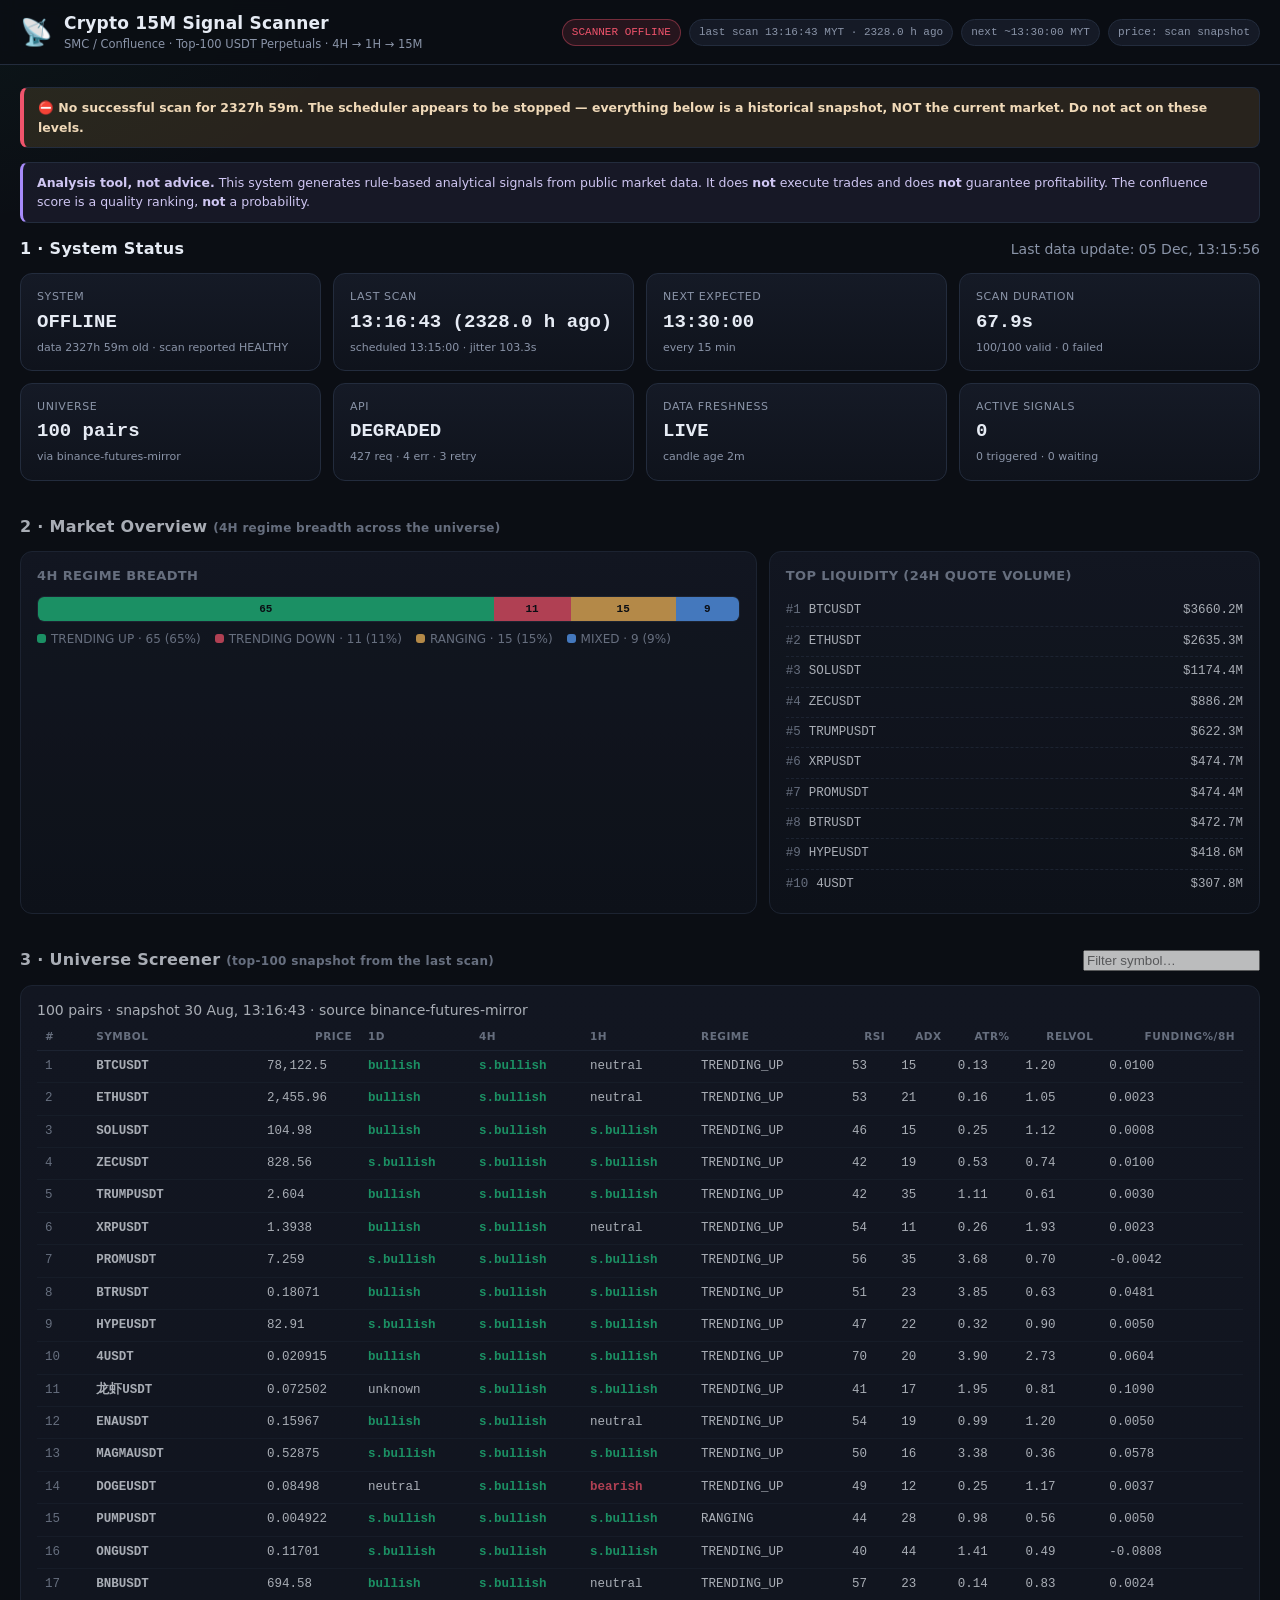
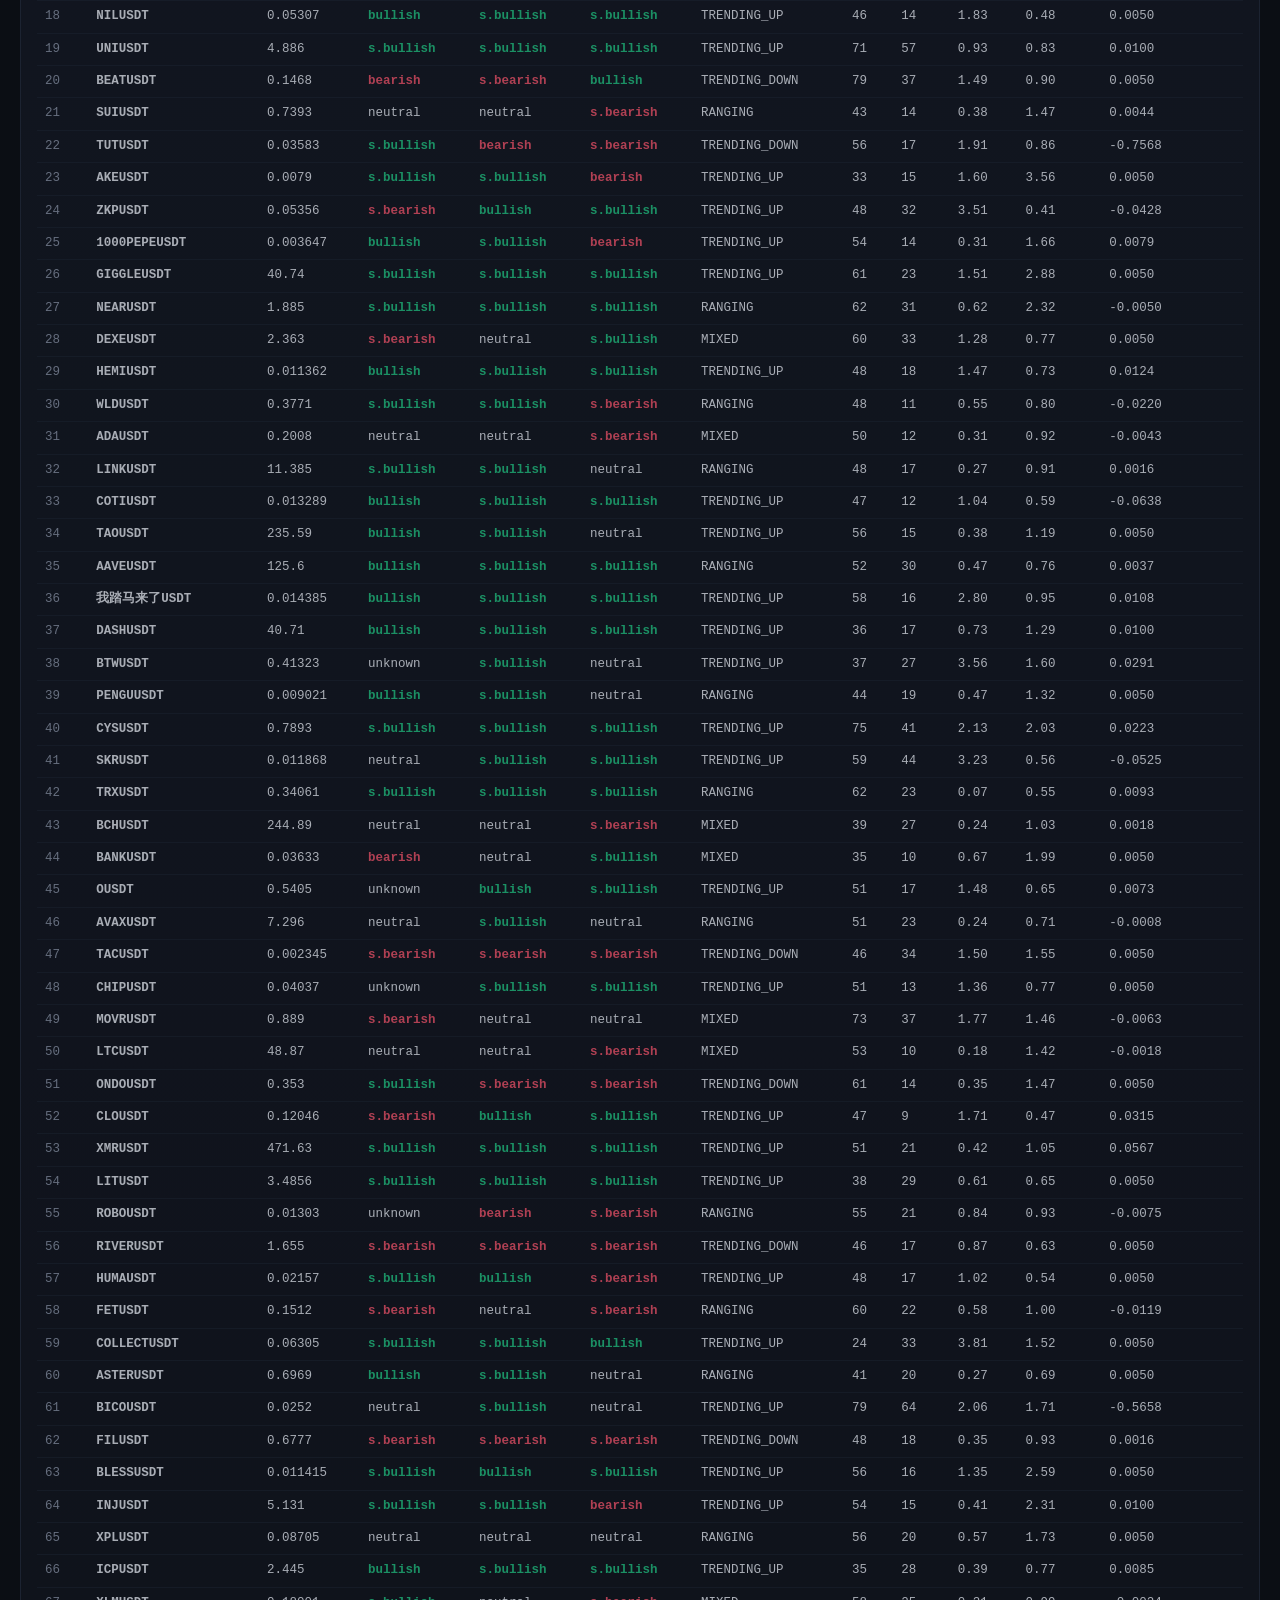
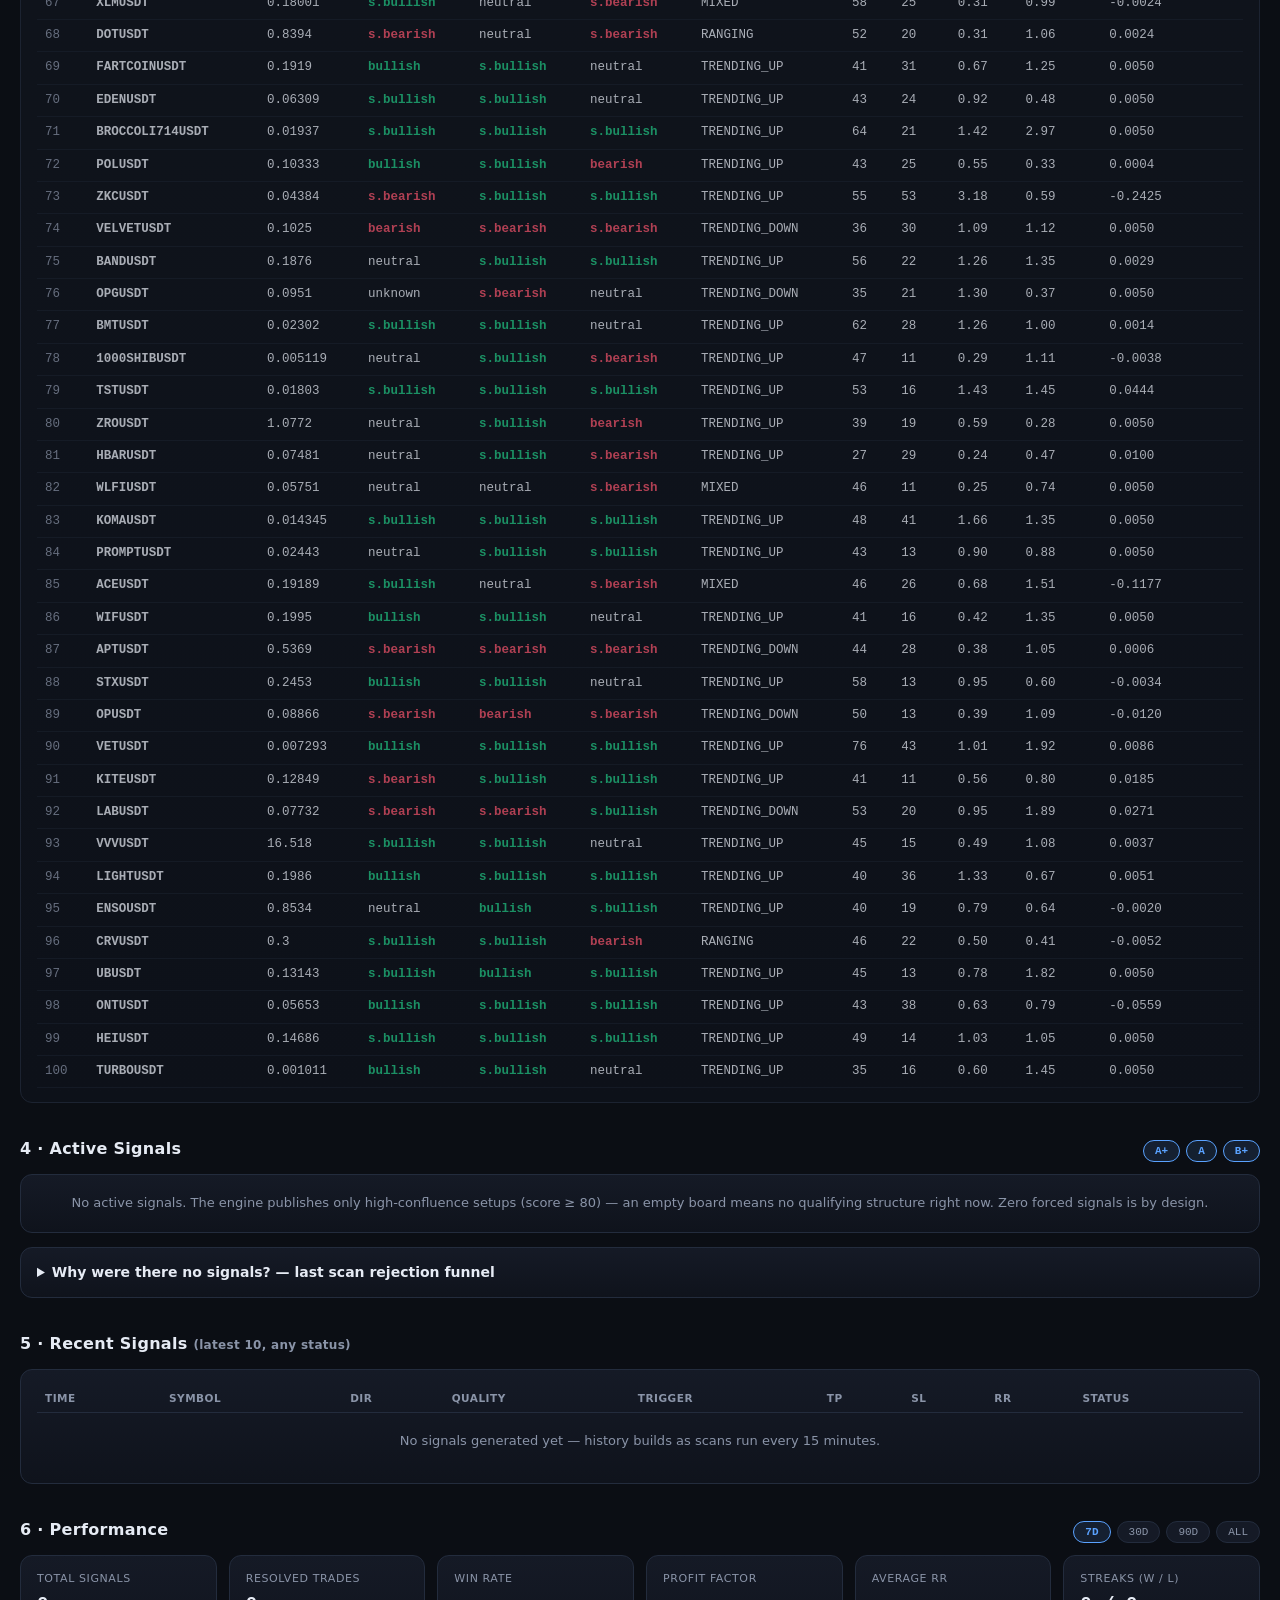
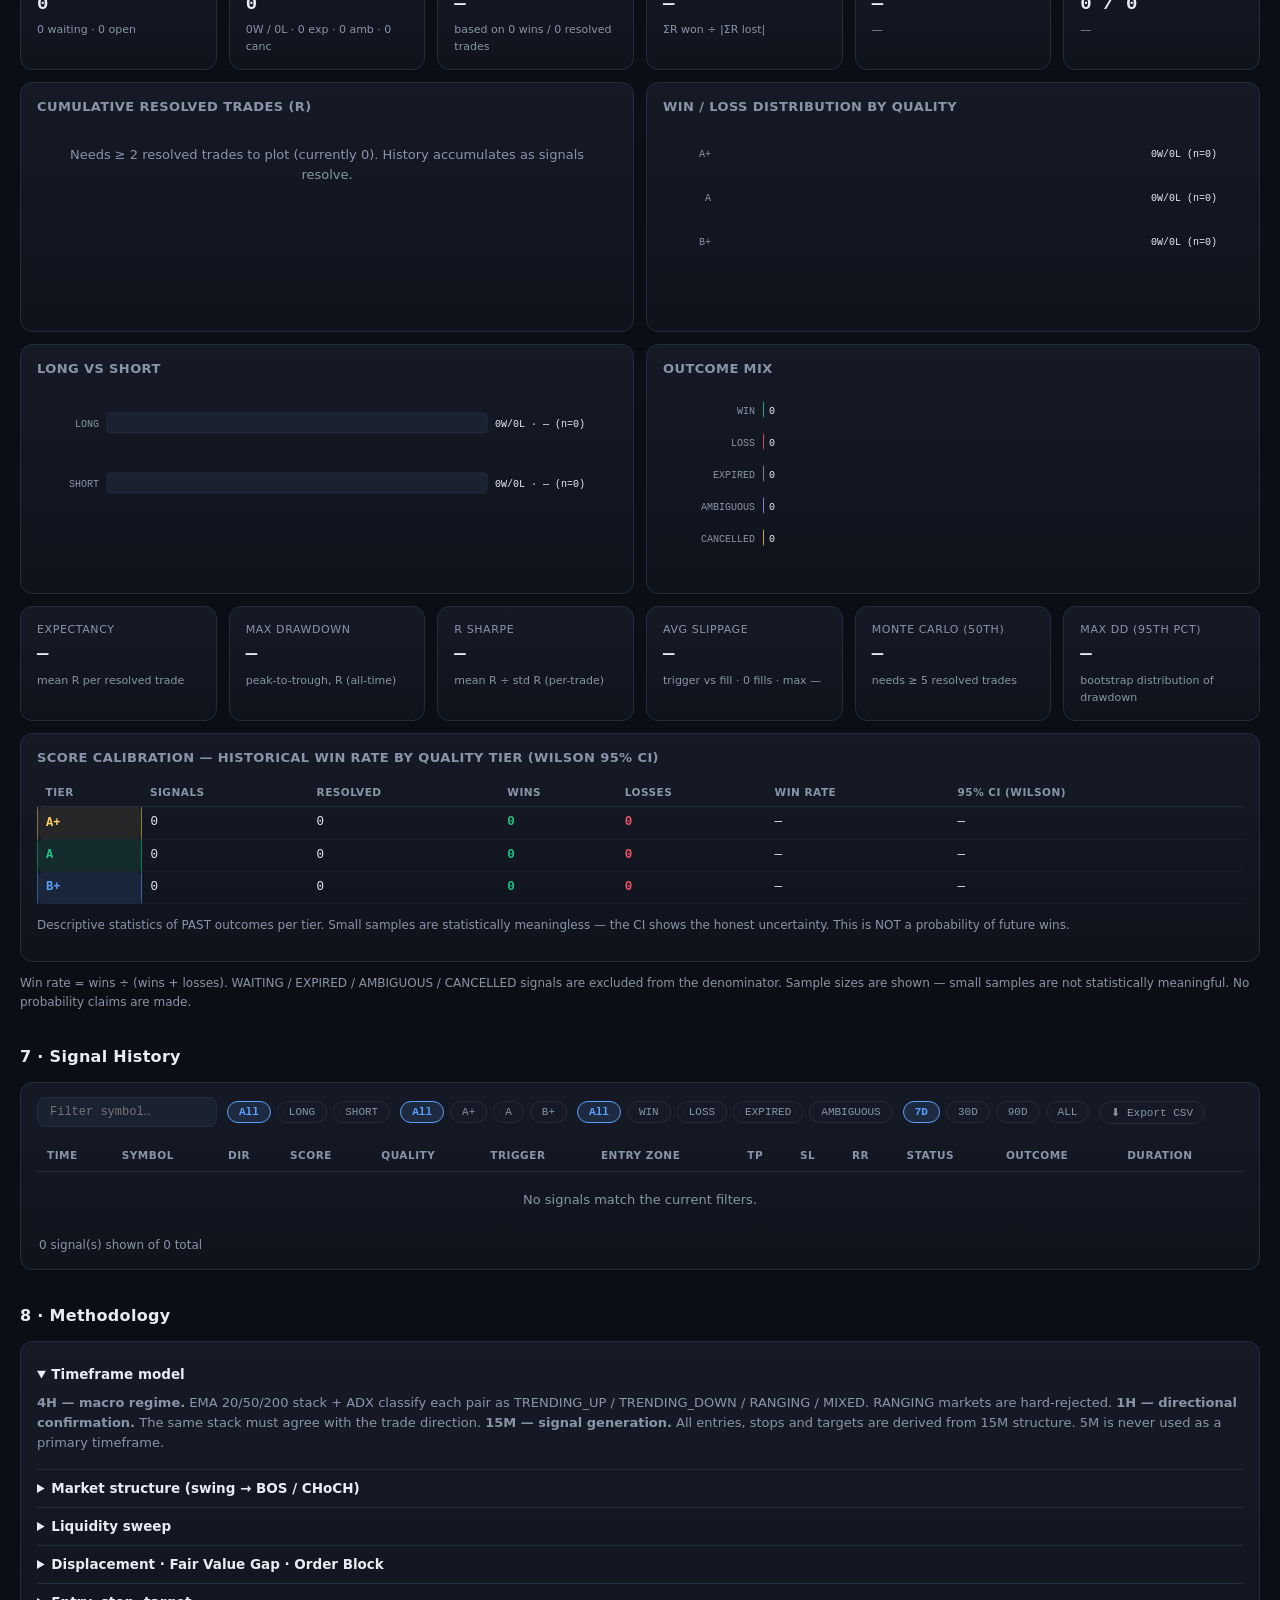
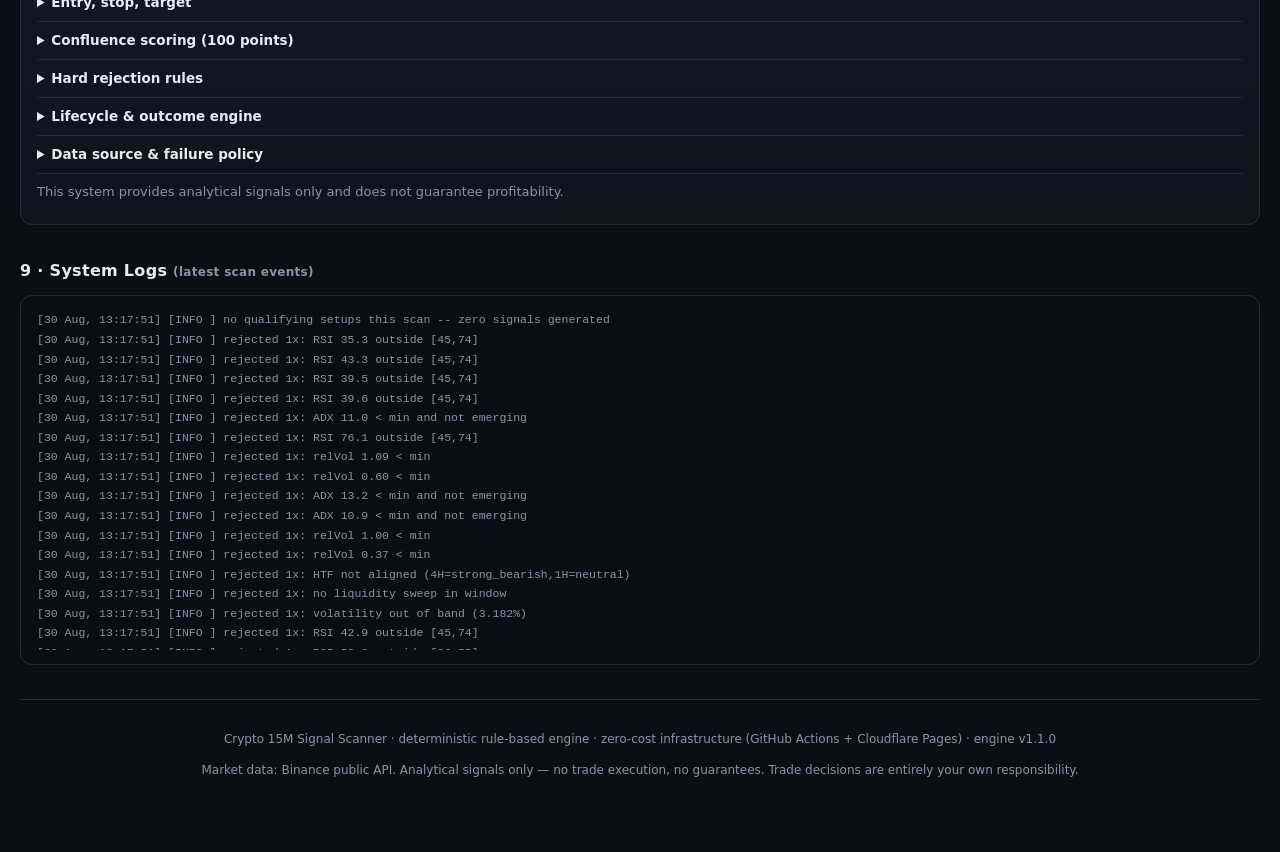
<file: frontend/index.html>
<!DOCTYPE html>
<html lang="en">
<head>
<meta charset="UTF-8">
<meta name="viewport" content="width=device-width, initial-scale=1.0">
<title>Crypto 15M Signal Scanner — SMC Confluence Dashboard</title>
<meta name="description" content="Rule-based multi-timeframe crypto signal scanner. Analytical signals only — not financial advice.">
<link rel="stylesheet" href="styles.css">
<link rel="manifest" href="manifest.webmanifest">
<link rel="icon" type="image/svg+xml" href="icon.svg">
<meta name="theme-color" content="#0b0e14">
<link rel="icon" href="data:image/svg+xml,<svg xmlns='http://www.w3.org/2000/svg' viewBox='0 0 100 100'><text y='.9em' font-size='90'>📡</text></svg>">
</head>
<body>
<header class="topbar">
  <div class="topbar-inner">
    <div class="brand">
      <span class="brand-icon">📡</span>
      <div>
        <h1>Crypto 15M Signal Scanner</h1>
        <p class="brand-sub">SMC / Confluence · Top-100 USDT Perpetuals · 4H → 1H → 15M</p>
      </div>
    </div>
    <div class="top-status" id="top-status">
      <span class="chip chip-idle" id="chip-health">…</span>
      <span class="chip" id="chip-lastscan">last scan —</span>
      <span class="chip" id="chip-nextscan">next —</span>
      <span class="chip" id="chip-price-mode">price feed —</span>
    </div>
  </div>
</header>

<main class="container">

  <div class="notice hidden" id="preview-notice">
    Data files can't be fetched in this context (opened as an offline file or a sandboxed
    preview). Showing the embedded snapshot instead — live prices still refresh in-browser
    when reachable. Host over HTTP (Cloudflare Pages / GitHub Pages / a local server) for
    fully auto-refreshing data.
  </div>
  <div class="notice warn hidden" id="health-notice"></div>
  <div class="notice disclaimer">
    <strong>Analysis tool, not advice.</strong> This system generates rule-based analytical
    signals from public market data. It does <strong>not</strong> execute trades and does
    <strong>not</strong> guarantee profitability. The confluence score is a quality ranking,
    <strong>not</strong> a probability.
  </div>

  <!-- ============ SYSTEM STATUS ============ -->
  <section id="system-status" class="section">
    <div class="section-head">
      <h2>1 · System Status</h2>
      <span class="muted" id="data-updated">Last data update: —</span>
    </div>
    <div class="grid grid-status">
      <div class="card stat"><span class="stat-label">System</span><span class="stat-value" id="st-system">—</span><span class="stat-sub" id="st-health-sub">—</span></div>
      <div class="card stat"><span class="stat-label">Last Scan</span><span class="stat-value" id="st-lastscan">—</span><span class="stat-sub" id="st-jitter">—</span></div>
      <div class="card stat"><span class="stat-label">Next Expected</span><span class="stat-value" id="st-nextscan">—</span><span class="stat-sub">every 15 min</span></div>
      <div class="card stat"><span class="stat-label">Scan Duration</span><span class="stat-value" id="st-duration">—</span><span class="stat-sub" id="st-symbols">—</span></div>
      <div class="card stat"><span class="stat-label">Universe</span><span class="stat-value" id="st-universe">—</span><span class="stat-sub" id="st-universe-src">—</span></div>
      <div class="card stat"><span class="stat-label">API</span><span class="stat-value" id="st-api">—</span><span class="stat-sub" id="st-api-reqs">—</span></div>
      <div class="card stat"><span class="stat-label">Data Freshness</span><span class="stat-value" id="st-fresh">—</span><span class="stat-sub" id="st-fresh-age">—</span></div>
      <div class="card stat"><span class="stat-label">Active Signals</span><span class="stat-value" id="st-active">—</span><span class="stat-sub" id="st-active-sub">—</span></div>
    </div>
  </section>

  <!-- ============ MARKET OVERVIEW ============ -->
  <section id="market-overview" class="section">
    <div class="section-head"><h2>2 · Market Overview <span class="muted small">(4H regime breadth across the universe)</span></h2></div>
    <div class="grid grid-overview">
      <div class="card overview-breadth">
        <h3>4H Regime Breadth</h3>
        <div class="breadth-bar" id="breadth-bar"></div>
        <div class="breadth-legend" id="breadth-legend"></div>
      </div>
      <div class="card overview-top">
        <h3>Top Liquidity (24h quote volume)</h3>
        <ol class="top-list" id="top-volume"></ol>
      </div>
    </div>
  </section>

  <!-- ============ SCREENER ============ -->
  <section id="screener" class="section">
    <div class="section-head">
      <h2>3 · Universe Screener <span class="muted small">(top-100 snapshot from the last scan)</span></h2>
      <input type="search" id="screener-search" placeholder="Filter symbol…">
    </div>
    <div class="card">
      <div class="screener-legend" id="screener-meta"></div>
      <div class="table-wrap screener-wrap">
        <table class="table compact" id="screener-table">
          <thead><tr>
            <th data-k="rank" class="sortable">#</th>
            <th data-k="symbol" class="sortable">Symbol</th>
            <th data-k="price" class="sortable num">Price</th>
            <th data-k="bias1d" class="sortable">1D</th>
            <th data-k="bias4h" class="sortable">4H</th>
            <th data-k="bias1h" class="sortable">1H</th>
            <th data-k="regime" class="sortable">Regime</th>
            <th data-k="rsi" class="sortable num">RSI</th>
            <th data-k="adx" class="sortable num">ADX</th>
            <th data-k="atrPercent" class="sortable num">ATR%</th>
            <th data-k="relVolume" class="sortable num">RelVol</th>
            <th data-k="fundingRatePct" class="sortable num">Funding%/8h</th>
          </tr></thead>
          <tbody></tbody>
        </table>
        <div class="empty small hidden" id="screener-empty">Screener appears after the first scan writes a universe snapshot.</div>
      </div>
    </div>
  </section>

  <!-- ============ ACTIVE SIGNALS ============ -->
  <section id="active-signals" class="section">
    <div class="section-head">
      <h2>4 · Active Signals</h2>
      <div class="filter-pills" id="active-filter">
        <button class="pill active" data-q="A+">A+</button>
        <button class="pill active" data-q="A">A</button>
        <button class="pill active" data-q="B+">B+</button>
      </div>
    </div>
    <div id="active-empty" class="card empty hidden">No active signals. The engine publishes only
      high-confluence setups (score ≥ 80) — an empty board means no qualifying structure right now.
      Zero forced signals is by design.</div>
    <div class="signal-grid" id="active-grid"></div>

    <!-- Why zero? The funnel below is the answer. Without it "no signals"
         is indistinguishable from "engine broken". -->
    <details class="card funnel-card" id="funnel-card">
      <summary>Why were there no signals? — last scan rejection funnel</summary>
      <p class="muted small" id="funnel-intro">—</p>
      <table class="table compact" id="funnel-table">
        <thead><tr><th>Gate (in evaluation order)</th><th class="num">Rejected</th><th class="num">Survivors</th></tr></thead>
        <tbody></tbody>
      </table>
      <p class="muted small">Each gate only sees what survived the one above it. The gate that
        drops the most is the one actually constraining the system — tune that one, not the
        thresholds further down.</p>
    </details>
  </section>

  <!-- ============ RECENT SIGNALS ============ -->
  <section id="recent-signals" class="section">
    <div class="section-head"><h2>5 · Recent Signals <span class="muted small">(latest 10, any status)</span></h2></div>
    <div class="card table-wrap">
      <table class="table compact" id="recent-table">
        <thead><tr><th>Time</th><th>Symbol</th><th>Dir</th><th>Quality</th><th>Trigger</th><th>TP</th><th>SL</th><th>RR</th><th>Status</th></tr></thead>
        <tbody></tbody>
      </table>
      <div class="empty small hidden" id="recent-empty">No signals generated yet — history builds as scans run every 15 minutes.</div>
    </div>
  </section>

  <!-- ============ PERFORMANCE ============ -->
  <section id="performance" class="section">
    <div class="section-head">
      <h2>6 · Performance</h2>
      <div class="filter-pills" id="perf-range">
        <button class="pill active" data-range="7">7D</button>
        <button class="pill" data-range="30">30D</button>
        <button class="pill" data-range="90">90D</button>
        <button class="pill" data-range="0">ALL</button>
      </div>
    </div>
    <div class="grid grid-perf">
      <div class="card stat"><span class="stat-label">Total Signals</span><span class="stat-value" id="pf-total">—</span><span class="stat-sub" id="pf-waiting">—</span></div>
      <div class="card stat"><span class="stat-label">Resolved Trades</span><span class="stat-value" id="pf-resolved">—</span><span class="stat-sub" id="pf-split">—</span></div>
      <div class="card stat"><span class="stat-label">Win Rate</span><span class="stat-value" id="pf-winrate">—</span><span class="stat-sub" id="pf-winrate-n">—</span></div>
      <div class="card stat"><span class="stat-label">Profit Factor</span><span class="stat-value" id="pf-pf">—</span><span class="stat-sub">ΣR won ÷ |ΣR lost|</span></div>
      <div class="card stat"><span class="stat-label">Average RR</span><span class="stat-value" id="pf-rr">—</span><span class="stat-sub" id="pf-score">—</span></div>
      <div class="card stat"><span class="stat-label">Streaks (W / L)</span><span class="stat-value" id="pf-streaks">—</span><span class="stat-sub" id="pf-times">—</span></div>
    </div>
    <div class="grid grid-charts">
      <div class="card chart-card"><h3>Cumulative resolved trades (R)</h3><div id="chart-equity" class="chart"></div></div>
      <div class="card chart-card"><h3>Win / loss distribution by quality</h3><div id="chart-quality" class="chart"></div></div>
      <div class="card chart-card"><h3>LONG vs SHORT</h3><div id="chart-direction" class="chart"></div></div>
      <div class="card chart-card"><h3>Outcome mix</h3><div id="chart-outcomes" class="chart"></div></div>
    </div>
    <div class="grid grid-perf" style="margin-top:12px">
      <div class="card stat"><span class="stat-label">Expectancy</span><span class="stat-value" id="pf-expectancy">—</span><span class="stat-sub">mean R per resolved trade</span></div>
      <div class="card stat"><span class="stat-label">Max Drawdown</span><span class="stat-value" id="pf-maxdd">—</span><span class="stat-sub">peak-to-trough, R (all-time)</span></div>
      <div class="card stat"><span class="stat-label">R Sharpe</span><span class="stat-value" id="pf-sharpe">—</span><span class="stat-sub">mean R ÷ std R (per-trade)</span></div>
      <div class="card stat"><span class="stat-label">Avg Slippage</span><span class="stat-value" id="pf-slip">—</span><span class="stat-sub" id="pf-slip-n">trigger vs fill, gap opens</span></div>
      <div class="card stat"><span class="stat-label">Monte Carlo (50th)</span><span class="stat-value" id="pf-mc">—</span><span class="stat-sub" id="pf-mc-sub">bootstrap of past R · not a prediction</span></div>
      <div class="card stat"><span class="stat-label">Max DD (95th pct)</span><span class="stat-value" id="pf-mcdd">—</span><span class="stat-sub">bootstrap distribution of drawdown</span></div>
    </div>
    <div class="card" style="margin-top:12px">
      <h3>Score calibration — historical win rate by quality tier (Wilson 95% CI)</h3>
      <div class="table-wrap">
        <table class="table compact" id="calibration-table">
          <thead><tr><th>Tier</th><th>Signals</th><th>Resolved</th><th>Wins</th><th>Losses</th><th>Win rate</th><th>95% CI (Wilson)</th></tr></thead>
          <tbody></tbody>
        </table>
      </div>
      <p class="muted small">Descriptive statistics of PAST outcomes per tier. Small samples are
        statistically meaningless — the CI shows the honest uncertainty. This is NOT a probability
        of future wins.</p>
    </div>
    <p class="muted small">Win rate = wins ÷ (wins + losses). WAITING / EXPIRED / AMBIGUOUS / CANCELLED
      signals are excluded from the denominator. Sample sizes are shown — small samples are not
      statistically meaningful. No probability claims are made.</p>
  </section>

  <!-- ============ SIGNAL HISTORY ============ -->
  <section id="signal-history" class="section">
    <div class="section-head"><h2>7 · Signal History</h2></div>
    <div class="card">
      <div class="history-controls">
        <input type="search" id="hist-search" placeholder="Filter symbol…">
        <div class="filter-pills" id="hist-direction">
          <button class="pill active" data-d="all">All</button>
          <button class="pill" data-d="long">LONG</button>
          <button class="pill" data-d="short">SHORT</button>
        </div>
        <div class="filter-pills" id="hist-quality">
          <button class="pill active" data-q="all">All</button>
          <button class="pill" data-q="A+">A+</button>
          <button class="pill" data-q="A">A</button>
          <button class="pill" data-q="B+">B+</button>
        </div>
        <div class="filter-pills" id="hist-outcome">
          <button class="pill active" data-o="all">All</button>
          <button class="pill" data-o="WIN">WIN</button>
          <button class="pill" data-o="LOSS">LOSS</button>
          <button class="pill" data-o="EXPIRED">EXPIRED</button>
          <button class="pill" data-o="AMBIGUOUS">AMBIGUOUS</button>
        </div>
        <div class="filter-pills" id="hist-range">
          <button class="pill active" data-range="7">7D</button>
          <button class="pill" data-range="30">30D</button>
          <button class="pill" data-range="90">90D</button>
          <button class="pill" data-range="0">ALL</button>
        </div>
        <button class="pill" id="csv-export" title="Export the filtered history to CSV">⬇ Export CSV</button>
      </div>
      <div class="table-wrap">
        <table class="table" id="history-table">
          <thead><tr>
            <th>Time</th><th>Symbol</th><th>Dir</th><th>Score</th><th>Quality</th>
            <th>Trigger</th><th>Entry Zone</th><th>TP</th><th>SL</th><th>RR</th>
            <th>Status</th><th>Outcome</th><th>Duration</th>
          </tr></thead>
          <tbody></tbody>
        </table>
        <div class="empty small hidden" id="history-empty">No signals match the current filters.</div>
      </div>
      <div class="muted small" id="history-count"></div>
    </div>
  </section>

  <!-- ============ METHODOLOGY ============ -->
  <section id="methodology" class="section">
    <div class="section-head"><h2>8 · Methodology</h2></div>
    <div class="card methodology">
      <details open><summary>Timeframe model</summary>
        <p><strong>4H — macro regime.</strong> EMA 20/50/200 stack + ADX classify each pair as
        TRENDING_UP / TRENDING_DOWN / RANGING / MIXED. RANGING markets are hard-rejected.
        <strong>1H — directional confirmation.</strong> The same stack must agree with the trade
        direction. <strong>15M — signal generation.</strong> All entries, stops and targets are
        derived from 15M structure. 5M is never used as a primary timeframe.</p></details>
      <details><summary>Market structure (swing → BOS / CHoCH)</summary>
        <p>Swing highs/lows are 2-bar fractals, only usable once <em>confirmed</em> two bars later
        (strictly no lookahead). A <strong>BOS</strong> is a <em>close</em> beyond the most recent
        confirmed swing in the trend direction (continuation). A <strong>CHoCH</strong> is a close
        against the established trend (character change). Wick breaks never count. HH/HL/LH/LL and
        equal-high/low pools (ATR tolerance) map the structure sequence.</p></details>
      <details><summary>Liquidity sweep</summary>
        <p>A candle wicks beyond a prior confirmed swing high/low (excursion ≤ 1× ATR) but
        <em>closes back</em> on the original side — a stop-hunt rejection proxy. Real
        breakout-and-acceptance is not classified as a sweep.</p></details>
      <details><summary>Displacement · Fair Value Gap · Order Block</summary>
        <p><strong>Displacement:</strong> candle body ≥ 1.5× ATR (institutional imbalance proxy).
        <strong>FVG (3-candle model):</strong> candle-3 low leaves a gap above candle-1 high
        (bullish) or below its low (bearish); gaps smaller than 0.1× ATR are ignored.
        <strong>Order Block:</strong> the last opposite-colour candle before a displacement that
        broke structure; zone = that candle's full range. These are price-action proxies — the
        system does not claim to see real institutional orders.</p></details>
      <details><summary>Entry, stop, target</summary>
        <p>Signals are <em>limit-of-intention</em> style: LONG trigger = confirmation-candle high
        + 0.1× ATR (buy-stop); entry zone = trigger − 0.5× ATR → trigger. A signal stays
        WAITING_TRIGGER until real price trades through the trigger. Stop = swept invalidation
        structure ± 0.5× ATR buffer (never a fixed percentage; rejected if &gt; 3.5× ATR).
        Targets are the nearest <em>real</em> swing-liquidity levels offering RR ≥ 2.5, preferring
        ≥ 3R when structure allows. Setups whose nearest realistic liquidity cannot fund the RR
        are rejected — TP is never fabricated.</p></details>
      <details><summary>Confluence scoring (100 points)</summary>
        <p>HTF alignment 20 · market structure 20 · liquidity/SMC 20 · momentum 15 · volume 10 ·
        volatility 5 · risk/reward 10. Tiers: <strong>A+ ≥ 90, A ≥ 85, B+ ≥ 80</strong> — anything
        below 80 is never published. The score ranks confluence quality; it is NOT a win
        probability.</p></details>
      <details><summary>Hard rejection rules</summary>
        <p>Regardless of score, a setup is rejected when: 4H and 1H both oppose the direction;
        RR &lt; 2.5; 4H regime is RANGING; ADX &lt; 15 with no emerging-trend evidence (DI aligned
        + ADX rising / DI spread ≥ 3); relative volume &lt; 1.2×; stop distance abnormal; entry
        pressed against major opposing structure; price has already displaced too far (late
        entry); data stale or candles missing; the symbol already has an active same-direction
        signal; a duplicate setup is inside the cooldown window; or any data-integrity check
        fails. Signals can never depend on future candles (replay-verified).</p></details>
      <details><summary>Lifecycle &amp; outcome engine</summary>
        <p>WAITING_TRIGGER → TRIGGERED (price trades the trigger; gap opens fill at the open) →
        WIN (TP) / LOSS (SL) / AMBIGUOUS (both touched in one candle and 1-minute data cannot
        determine order — never counted as a win) / CANCELLED (max holding 4h) / EXPIRED (no
        trigger within 12 × 15m candles). Signals are immutable after generation: entry, trigger,
        SL and TP are never rewritten (no repainting).</p></details>
      <details><summary>Data source &amp; failure policy</summary>
        <p>Binance USDⓈ-M public market data only (no API key, no account access). If data cannot
        be retrieved, the scan is marked degraded/failed, previous valid data is retained, and no
        simulated values are ever produced. Frontend prices are labelled LIVE only when the
        browser successfully refreshed them from the exchange.</p></details>
      <p class="muted">This system provides analytical signals only and does not guarantee profitability.</p>
    </div>
  </section>

  <!-- ============ SYSTEM LOGS ============ -->
  <section id="system-logs" class="section">
    <div class="section-head"><h2>9 · System Logs <span class="muted small">(latest scan events)</span></h2></div>
    <div class="card log-box"><pre id="log-box">—</pre></div>
  </section>

  <footer class="footer">
    <p>Crypto 15M Signal Scanner · deterministic rule-based engine · zero-cost infrastructure
      (GitHub Actions + Cloudflare Pages) · <span id="ft-version"></span></p>
    <p class="muted small">Market data: Binance public API. Analytical signals only — no trade
      execution, no guarantees. Trade decisions are entirely your own responsibility.</p>
  </footer>
</main>

<script src="app.js"></script>
</body>
</html>
</file>
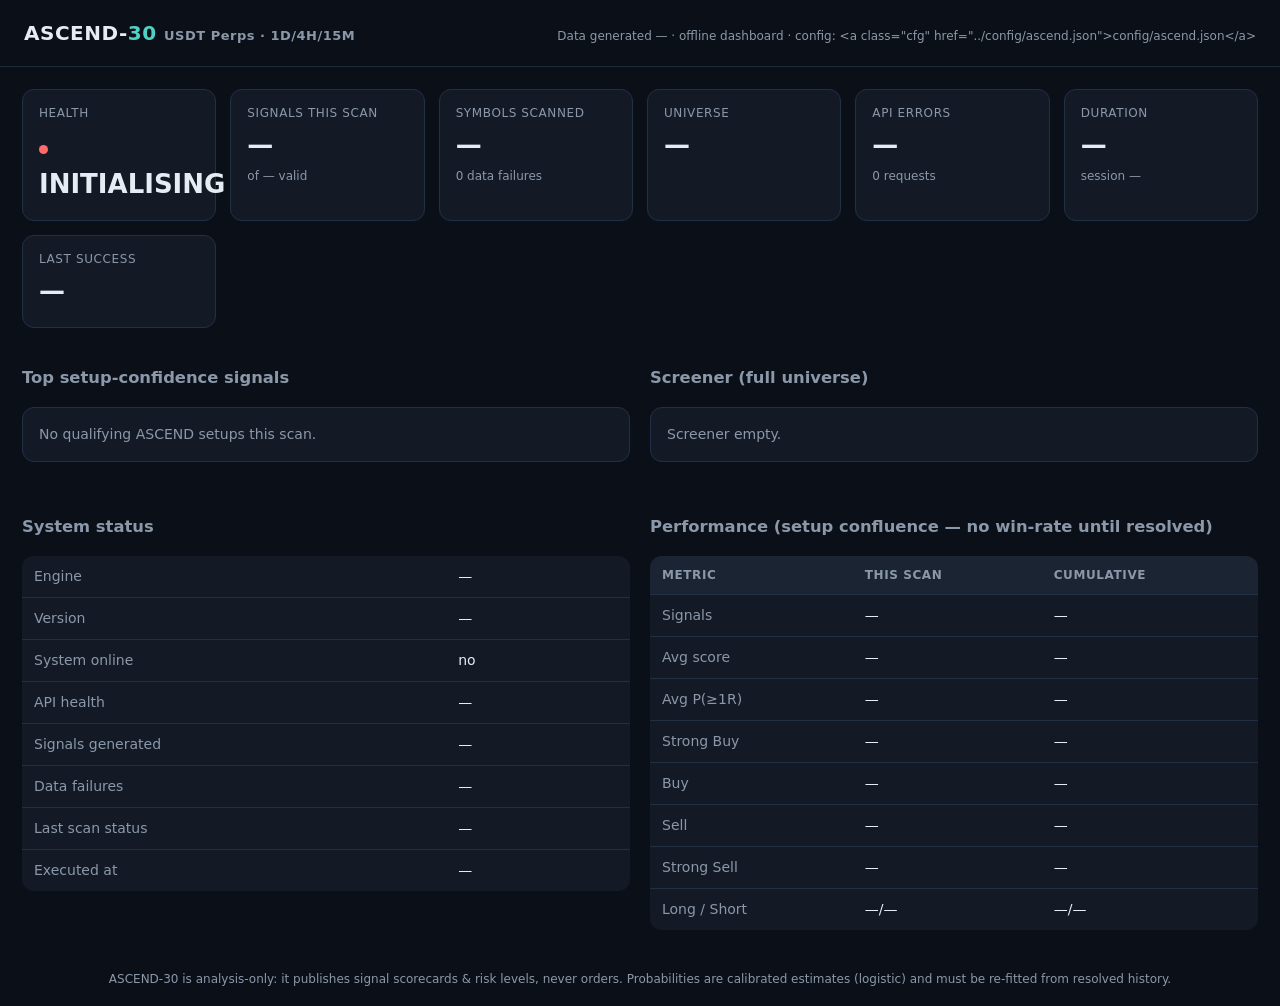
<file: frontend/ascend.html>
<!DOCTYPE html>
<html lang="en">
<head>
<meta charset="utf-8" />
<meta name="viewport" content="width=device-width, initial-scale=1" />
<title>ASCEND-30 — Signals</title>
<style>
  :root {
    --bg: #0b1018; --panel: #131a26; --panel2: #1a2433;
    --text: #e6ecf3; --muted: #8b98a9; --accent: #4fd1c5;
    --green: #38d39f; --red: #ff6b6b; --amber: #f5b942;
  }
  * { box-sizing: border-box; }
  body { margin: 0; background: var(--bg); color: var(--text);
         font: 14px/1.5 ui-sans-serif, system-ui, -apple-system, Segoe UI, Roboto, sans-serif; }
  header { padding: 18px 24px; border-bottom: 1px solid #1e2937; display: flex;
           align-items: baseline; justify-content: space-between; gap: 12px; flex-wrap: wrap; }
  header h1 { font-size: 20px; margin: 0; letter-spacing: .5px; }
  header h1 span { color: var(--accent); }
  .wrap { padding: 22px; max-width: 1400px; margin: 0 auto; }
  .cards { display: grid; grid-template-columns: repeat(auto-fit, minmax(180px, 1fr)); gap: 14px; margin-bottom: 22px; }
  .card { background: var(--panel); border: 1px solid #223046; border-radius: 12px; padding: 14px 16px; }
  .card .k { color: var(--muted); font-size: 12px; text-transform: uppercase; letter-spacing: .6px; }
  .card .v { font-size: 26px; font-weight: 600; margin-top: 4px; }
  .card .s { font-size: 12px; color: var(--muted); margin-top: 2px; }
  .dot { display: inline-block; width: 9px; height: 9px; border-radius: 50%; margin-right: 6px; }
  .ok { background: var(--green); } .warn { background: var(--amber); } .bad { background: var(--red); }
  table { width: 100%; border-collapse: collapse; background: var(--panel);
          border-radius: 12px; overflow: hidden; }
  th, td { padding: 10px 12px; text-align: left; border-bottom: 1px solid #223046; white-space: nowrap; }
  th { background: var(--panel2); color: var(--muted); font-size: 12px; text-transform: uppercase; letter-spacing: .6px; }
  tr:last-child td { border-bottom: none; }
  .sig { background: var(--panel); border: 1px solid #223046; border-radius: 12px; padding: 16px; margin-bottom: 14px; }
  .sig-head { display: flex; align-items: baseline; gap: 12px; flex-wrap: wrap; }
  .sig-head .sym { font-size: 18px; font-weight: 700; }
  .chip { padding: 3px 10px; border-radius: 999px; font-size: 12px; font-weight: 600; }
  .LONG { background: rgba(56,211,159,.15); color: var(--green); }
  .SHORT { background: rgba(255,107,107,.15); color: var(--red); }
  .StrongB { background: rgba(56,211,159,.25); color: var(--green); }
  .StrongS { background: rgba(255,107,107,.25); color: var(--red); }
  .grid { display: grid; grid-template-columns: repeat(auto-fit, minmax(340px, 1fr)); gap: 20px; margin-top: 22px; }
  .score { font-family: ui-monospace, SFMono-Regular, Menlo, monospace; }
  .bar { height: 8px; background: #0d1520; border-radius: 6px; overflow: hidden; margin-top: 8px; }
  .bar > i { display:block; height:100%; background: var(--accent); }
  .muted { color: var(--muted); }
  .meta { color: var(--muted); font-size: 12px; }
  footer { padding: 18px 24px; color: var(--muted); font-size: 12px; text-align: center; }
  a.cfg { color: var(--accent); }
</style>
</head>
<body>
<header>
  <h1>ASCEND-<span>30</span> <span class="muted" style="font-size:13px">USDT Perps · 1D/4H/15M</span></h1>
  <div class="meta" id="stamp"></div>
</header>

<div class="wrap">
  <div class="cards" id="kpis"></div>

  <div class="grid">
    <section>
      <h3 class="muted">Top setup-confidence signals</h3>
      <div id="signals"></div>
    </section>
    <section>
      <h3 class="muted">Screener (full universe)</h3>
      <div id="screener" style="overflow-x:auto"></div>
    </section>
  </div>

  <div class="grid">
    <section>
      <h3 class="muted">System status</h3>
      <table id="status"></table>
    </section>
    <section>
      <h3 class="muted">Performance (setup confluence — no win-rate until resolved)</h3>
      <table id="perf"></table>
    </section>
  </div>
</div>

<footer>
  ASCEND-30 is analysis-only: it publishes signal scorecards &amp; risk levels, never orders.
  Probabilities are calibrated estimates (logistic) and must be re-fitted from resolved history.
</footer>

<script>
const fmt = (n, d=2) => (n===null||n===undefined||Number.isNaN(+n)) ? "—" : (+n).toFixed(d);
const pct = (n, d=2) => (n===null||n===undefined||Number.isNaN(+n)) ? "—" : (+n).toFixed(d)+"%";
const ts = (ms) => ms ? new Date(ms).toISOString().replace("T"," ").slice(0,19)+"Z" : "—";
const esc = (s) => String(s??"").replace(/[&<>"]/g, c => ({"&":"&amp;","<":"&lt;",">":"&gt;",'"':"&quot;"}[c]));

function exitPlanHTML(s){
  const ep = s.exitPlan;
  if(!ep) return "";
  const frac = ep.partial?.fraction ?? 0;
  const part = (Math.round((1-frac)*100)) + "%/" + (Math.round(frac*100)) + "%@" + (ep.partial?.atR ?? "-") + "R";
  const be = "@" + (ep.breakeven?.atR ?? "-") + "R";
  const trail = (ep.trail?.atrMultiple ?? "-") + "\u00b7ATR";
  const ts = (ep.timeStop?.bars ?? "-") + " bars";
  return `<div class="meta" style="margin-top:4px">
    exit: break-even ${be} · partial ${part} · trail ${trail} · time-stop ${ts}
  </div>`;
}

async function loadJSON(name){ try{ const r=await fetch(`data/${name}?t=${Date.now()}`,{cache:"no-store"}); return await r.json(); }catch(e){ return null; } }
function chip(label, cls){ return `<span class="chip ${cls}">${esc(label)}</span>`; }

async function render(){
  const [status, sig, screener, perf] = await Promise.all([
    loadJSON("ascend-system-status.json"), loadJSON("ascend-signals.json"),
    loadJSON("ascend-screener.json"), loadJSON("ascend-performance.json")
  ]);

  const ls = status?.lastScan || {};
  const h = status?.health || "UNKNOWN";
  const dot = h==="HEALTHY"?"ok":(h==="DEGRADED"?"warn":"bad");
  document.querySelector("#kpis").innerHTML = [
    ["Health", `<span class="dot ${dot}"></span>${esc(h)}`, ls.status || ""],
    ["Signals this scan", ls.signalsGenerated ?? "—", `of ${ls.symbolsValid ?? "—"} valid`],
    ["Symbols scanned", ls.symbolsScanned ?? "—", `${ls.dataFailures ?? 0} data failures`],
    ["Universe", ls.universeSize ?? "—", ls.universeSource || ""],
    ["API errors", ls.apiStats?.errors ?? "—", `${ls.apiStats?.requests ?? 0} requests`],
    ["Duration", ls.durationMs!=null ? fmt(ls.durationMs/1000,1)+"s" : "—", `session ${ls.session||"—"}`],
    ["Last success", ts(status?.lastSuccessfulScan), ""],
  ].map(([k,v,s]) => `<div class="card"><div class="k">${esc(k)}</div><div class="v">${v}</div><div class="s">${esc(s)}</div></div>`).join("");

  const sigEl = document.querySelector("#signals");
  const rows = (sig?.signals || []).slice().sort((a,b)=>b.score-a.score);
  if(!rows.length){ sigEl.innerHTML = `<div class="sig muted">No qualifying ASCEND setups this scan.</div>`; }
  else sigEl.innerHTML = rows.map(s => {
    const cls = s.direction==="LONG" ? "LONG" : "SHORT";
    const lblCls = s.label?.toLowerCase().replace(/\s+/g,"");
    const sc = s.score ?? 0;
    return `<div class="sig">
      <div class="sig-head">
        <span class="sym">${esc(s.symbol)}</span>
        ${chip(s.direction+" "+(s.label||""), lblCls && (s.label.startsWith("Strong") ? (s.direction==="LONG"?"StrongB":"StrongS") : cls))}
        <span class="muted">score <b class="score">${fmt(sc,1)}</b></span>
        <span class="muted">P(≥1R) <b>${pct(s.prob*100,1)}</b></span>
        <span class="muted">RR <b>${fmt(s.rr,2)}</b></span>
      </div>
      <div class="bar"><i style="width:${Math.min(100,sc)}%"></i></div>
      <div class="meta" style="margin-top:8px">
        regime ${esc(s.regime)} · 1D ${esc(s.bias1d)} / 4H ${esc(s.bias4h)} ·
        entry ${fmt(s.entry)} (${esc(s.entrySource||"—")}) · SL ${fmt(s.stop)} ·
        TP1 ${fmt(s.target1)}${s.target2?(" · TP2 "+fmt(s.target2)):""} ·
        value ${esc(s.valuePosition)}
      </div>
      ${exitPlanHTML(s)}
      <div class="meta">candle ${ts(s.signalCandleCloseTime)}</div>
    </div>`;
  }).join("");

  const scr = screener?.rows || [];
  document.querySelector("#screener").innerHTML = scr.length
    ? `<table><thead><tr>
        <th>#</th><th>Symbol</th><th>Regime</th><th>1D</th><th>Score</th><th>Label</th>
        <th>Vol</th><th>ATR%</th><th>Funding</th>
      </tr></thead><tbody>` +
      scr.map(r=>`<tr>
        <td>${r.rank}</td>
        <td><b>${esc(r.symbol)}</b></td>
        <td>${esc(r.regime)}</td>
        <td>${esc(r.bias1d)}</td>
        <td class="score">${fmt(r.bestScore,1)}</td>
        <td>${esc(r.bestLabel)}</td>
        <td>${fmt(r.relVol,2)}</td>
        <td>${fmt(r.atrPct,2)}%</td>
        <td>${r.fundingRate!=null?fmt(r.fundingRate*100,4)+"%":"—"}</td>
      </tr>`).join("") + `</tbody></table>`
    : `<div class="sig muted">Screener empty.</div>`;

  const st = status || {};
  document.querySelector("#status").innerHTML = [
    ["Engine", st.engine || "—", ""],
    ["Version", st.version || "—", ""],
    ["System online", st.systemOnline ? "yes":"no", ""],
    ["API health", ls.apiHealth || "—", ""],
    ["Signals generated", ls.signalsGenerated ?? "—", ""],
    ["Data failures", ls.dataFailures ?? "—", ""],
    ["Last scan status", ls.status || "—", ls.reason||""],
    ["Executed at", ts(ls.executedAt), ""],
  ].map(([k,v,s])=>`<tr><td class="muted">${esc(k)}</td><td>${esc(v)}</td><td class="muted">${esc(s)}</td></tr>`).join("");

  const cur = perf?.currentScan || {};
  const cum = perf?.cumulative || {};
  document.querySelector("#perf").innerHTML =
    `<tr><th>Metric</th><th>This scan</th><th>Cumulative</th></tr>` +
    [["Signals", cur.signals ?? "—", cum.signals ?? "—"],
     ["Avg score", fmt(cur.avgScore,1), fmt(cum.avgScore,1)],
     ["Avg P(≥1R)", pct(cur.avgProb*100,1), pct(cum.avgProb*100,1)],
     ["Strong Buy", cur.strongBuy ?? "—", cum.strongBuy ?? "—"],
     ["Buy", cur.buy ?? "—", cum.buy ?? "—"],
     ["Sell", cur.sell ?? "—", cum.sell ?? "—"],
     ["Strong Sell", cur.strongSell ?? "—", cum.strongSell ?? "—"],
     ["Long / Short", `${cur.long??"—"}/${cur.short??"—"}`, `${cum.long??"—"}/${cum.short??"—"}`],
    ].map(([k,v,c])=>`<tr><td class="muted">${esc(k)}</td><td>${esc(v)}</td><td>${esc(c)}</td></tr>`).join("");

  document.querySelector("#stamp").textContent =
    `Data generated ${ts(sig?.generatedAt || ls?.executedAt)} · offline dashboard · ` +
    `config: <a class="cfg" href="../config/ascend.json">config/ascend.json</a>`;
}
render();
</script>
</body>
</html>
</file>
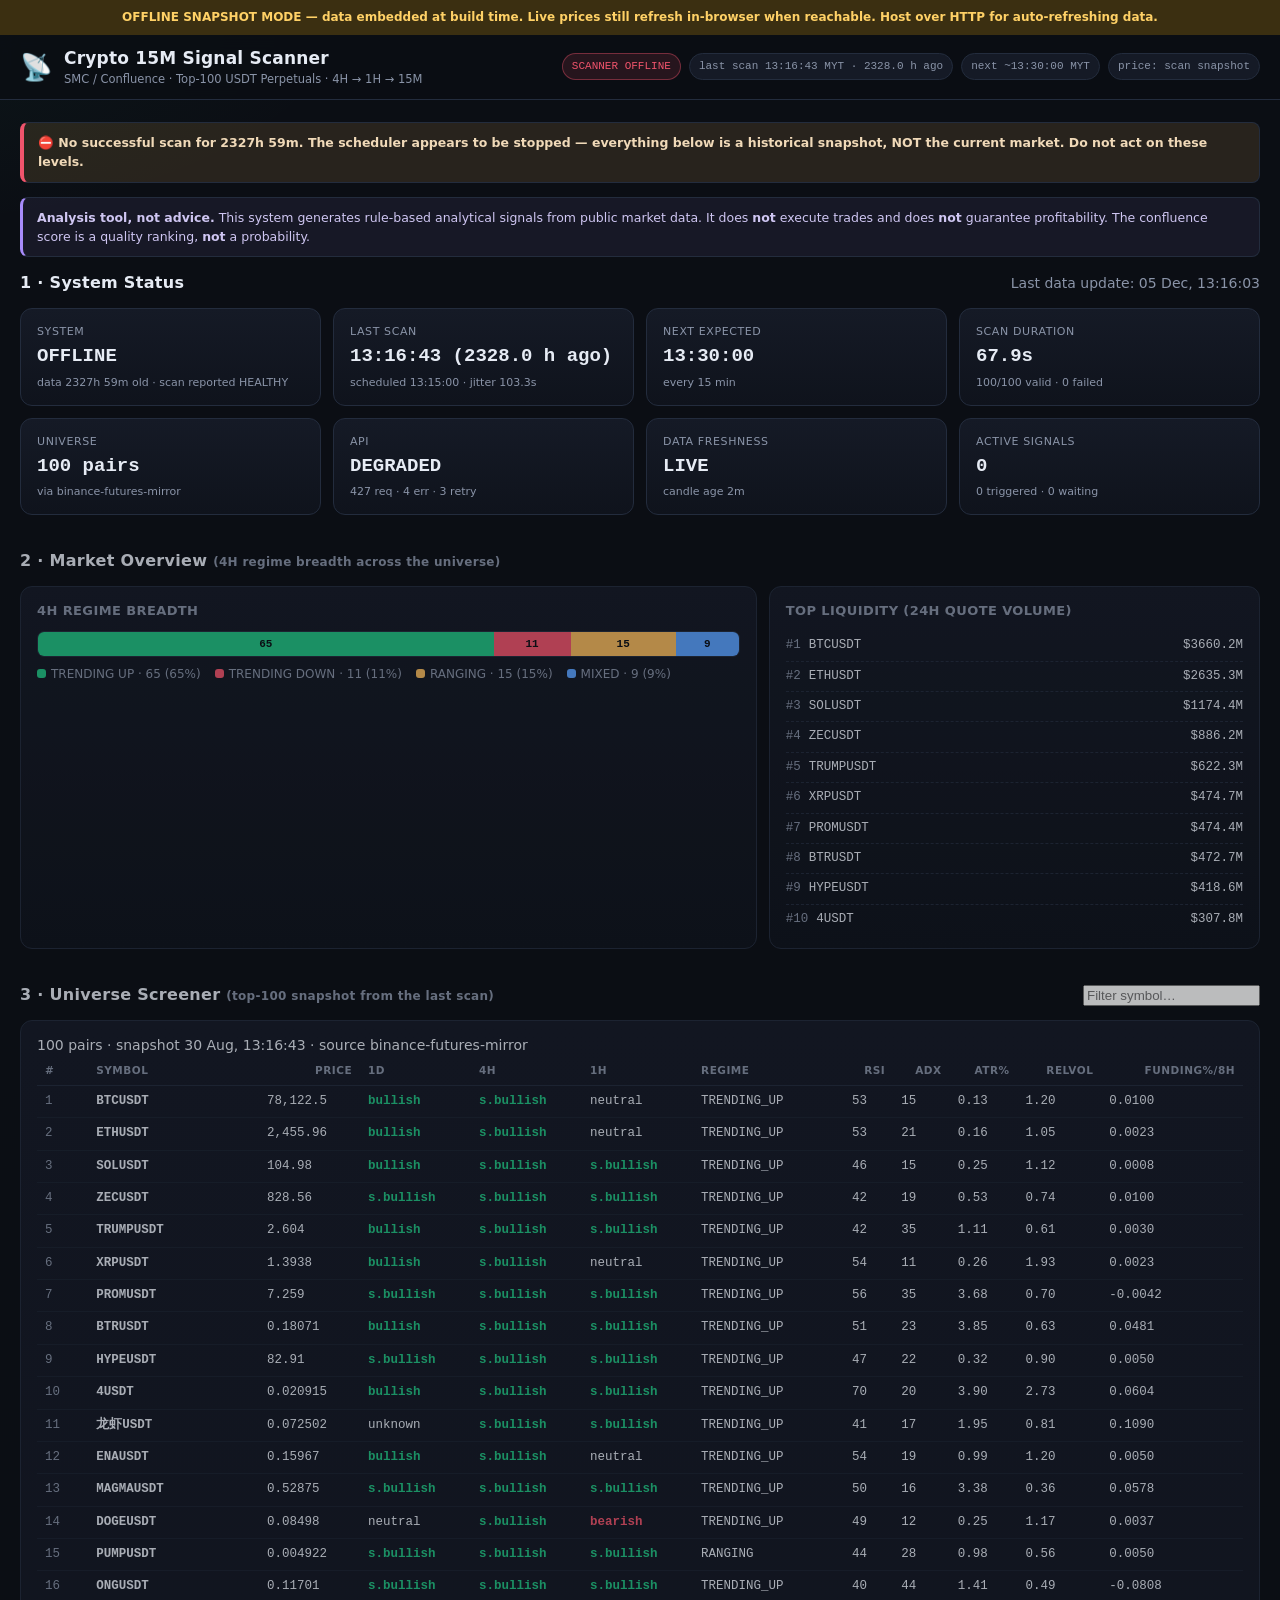
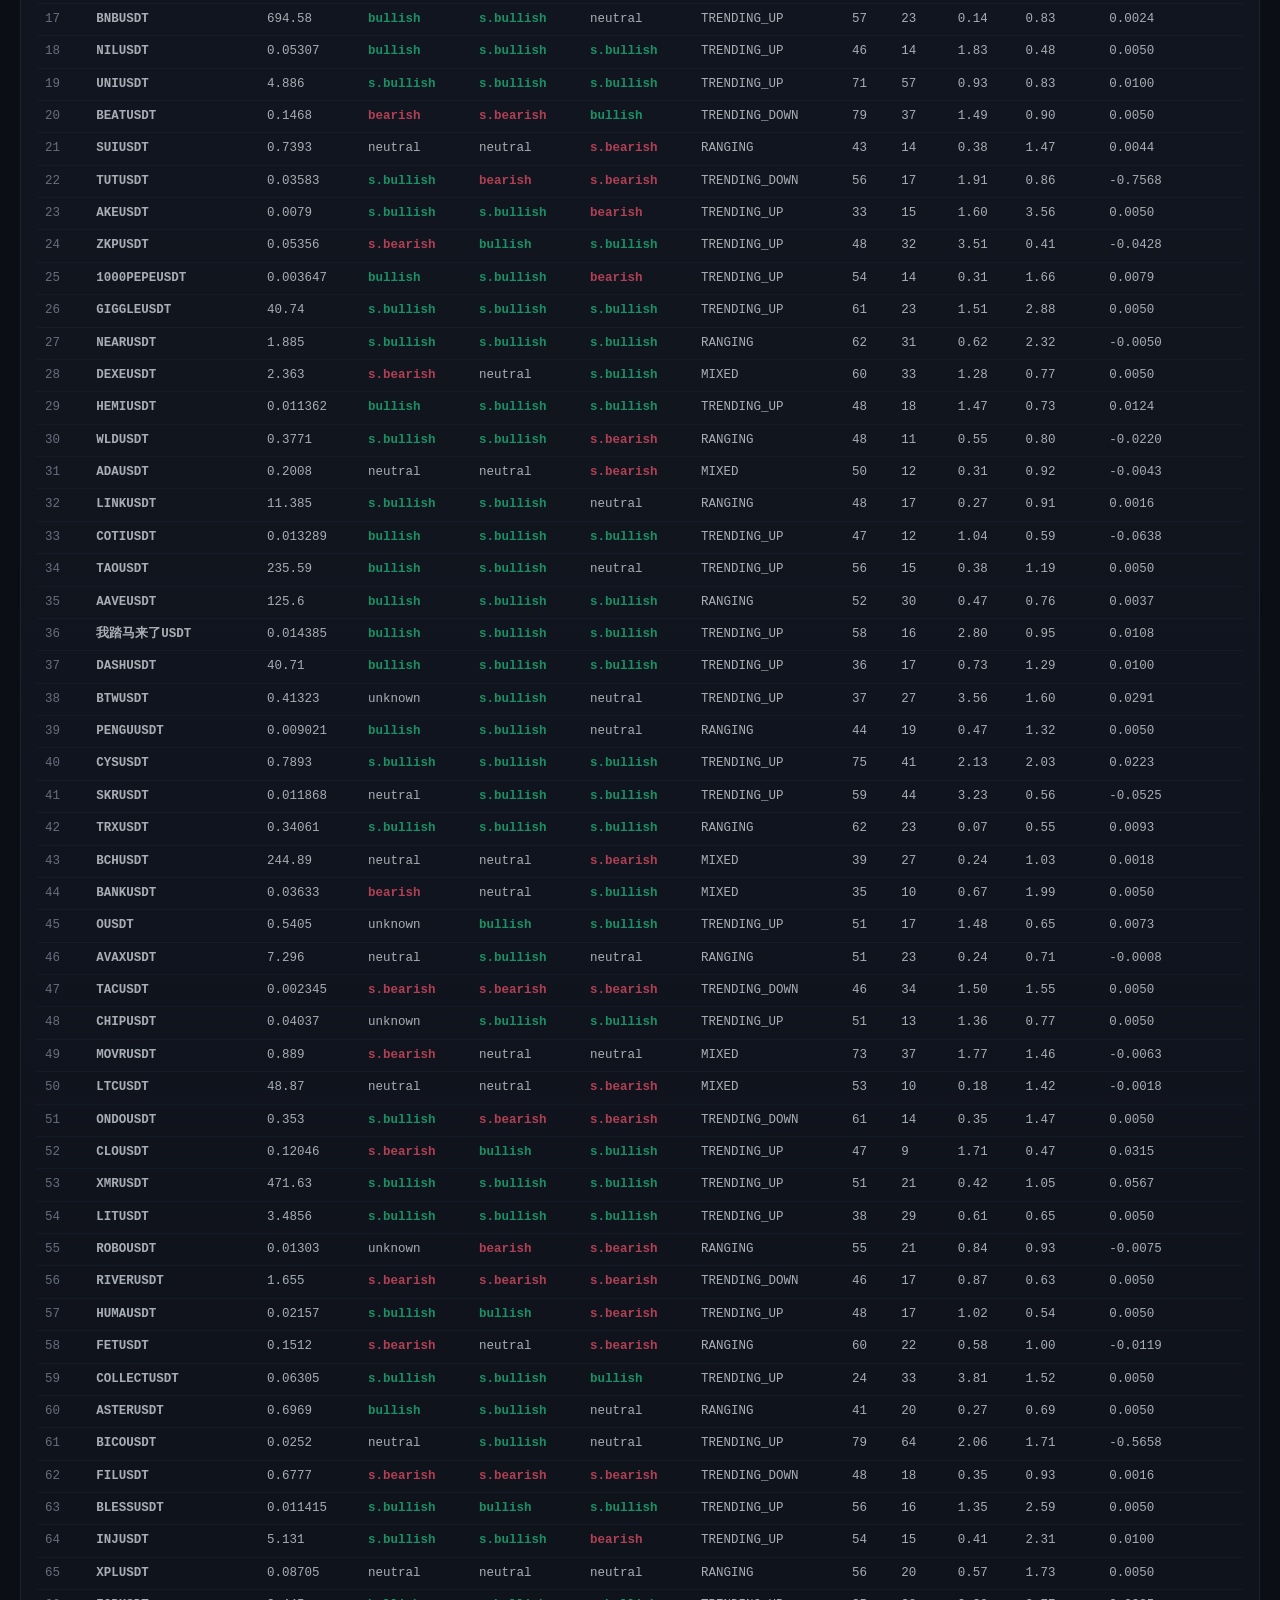
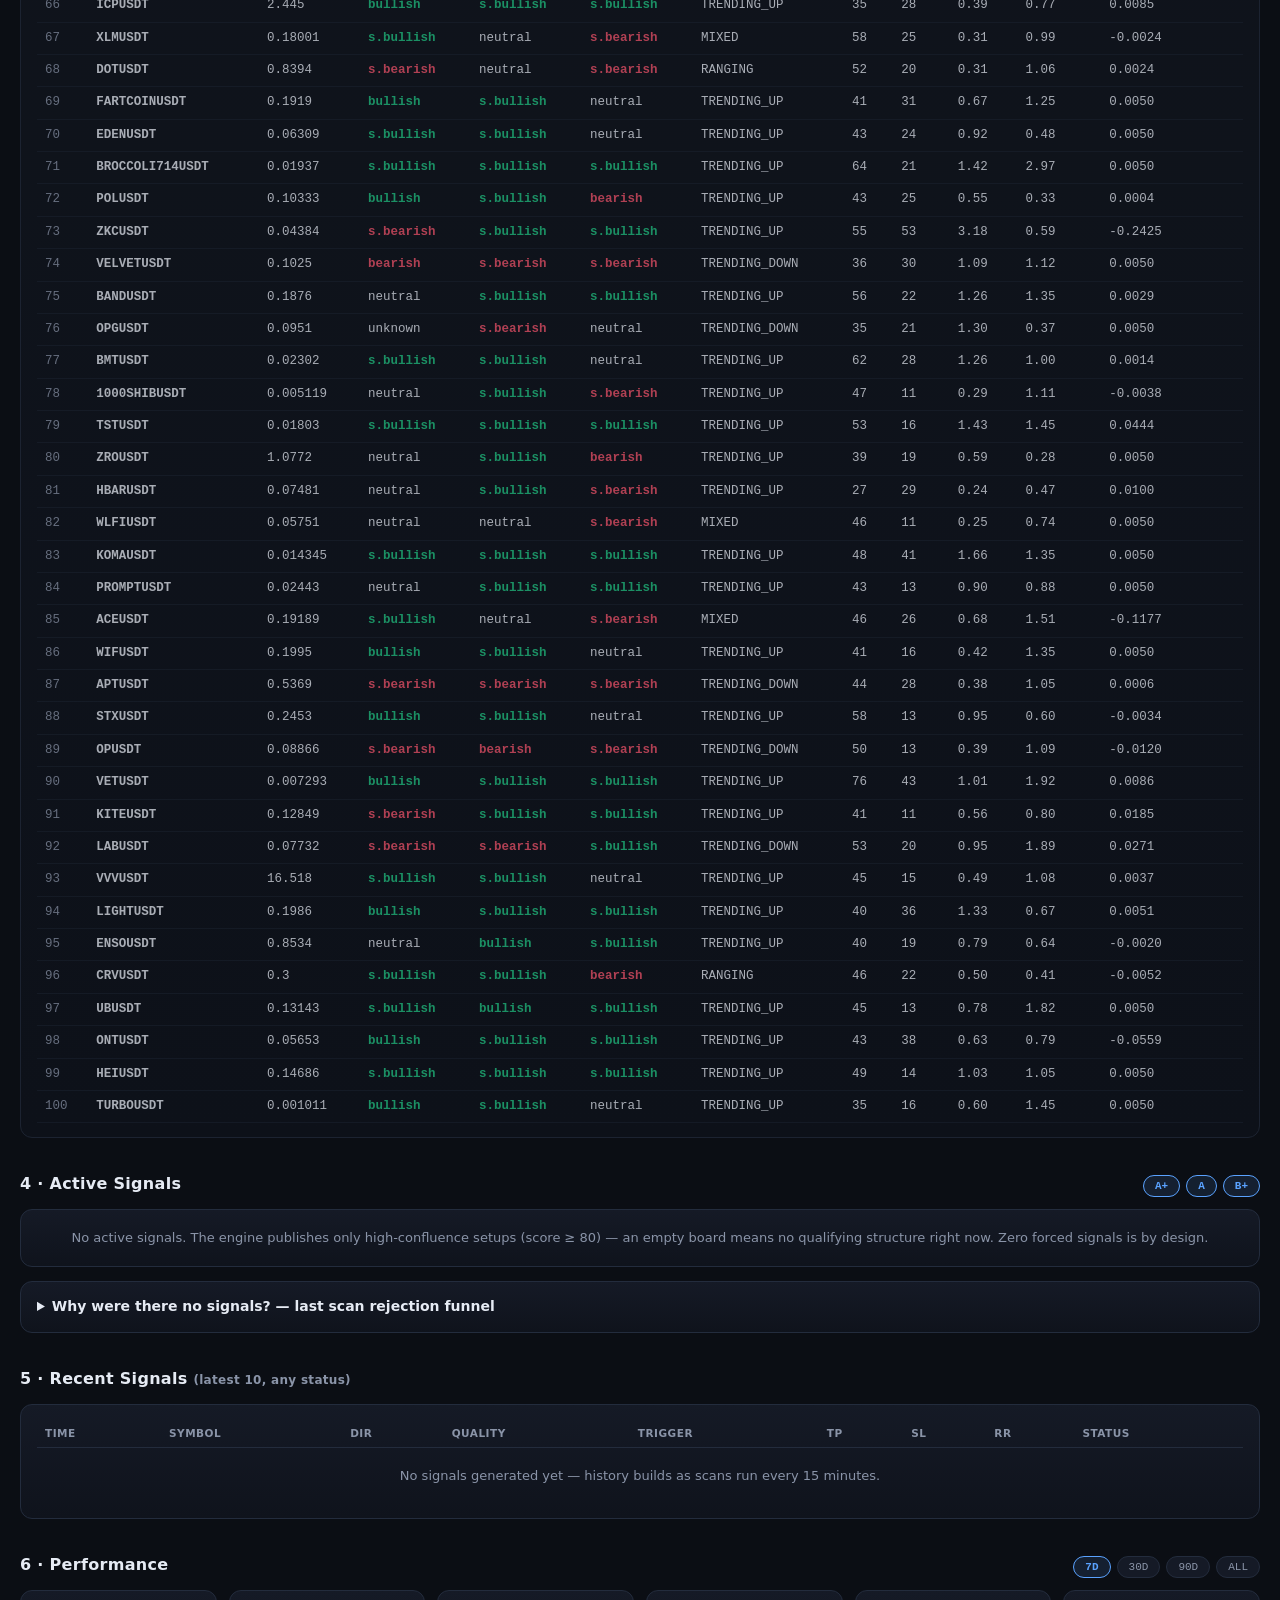
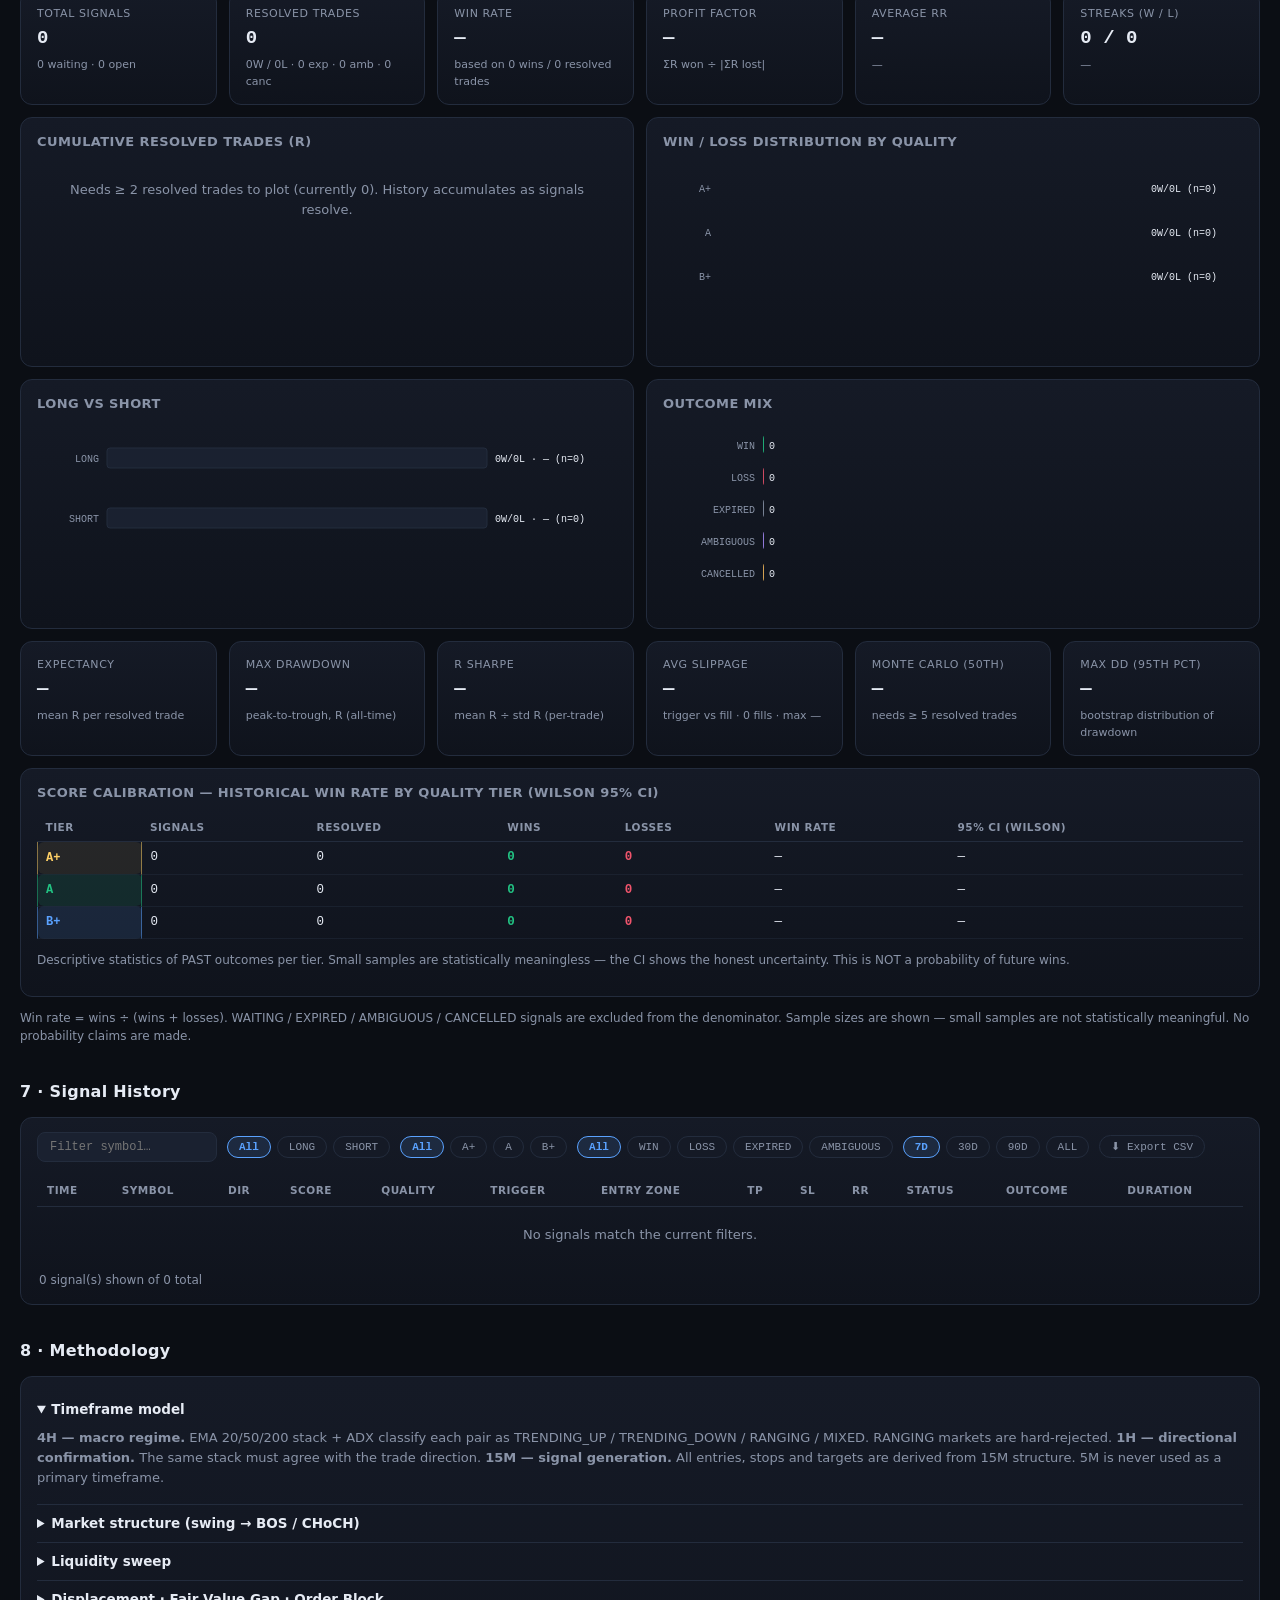
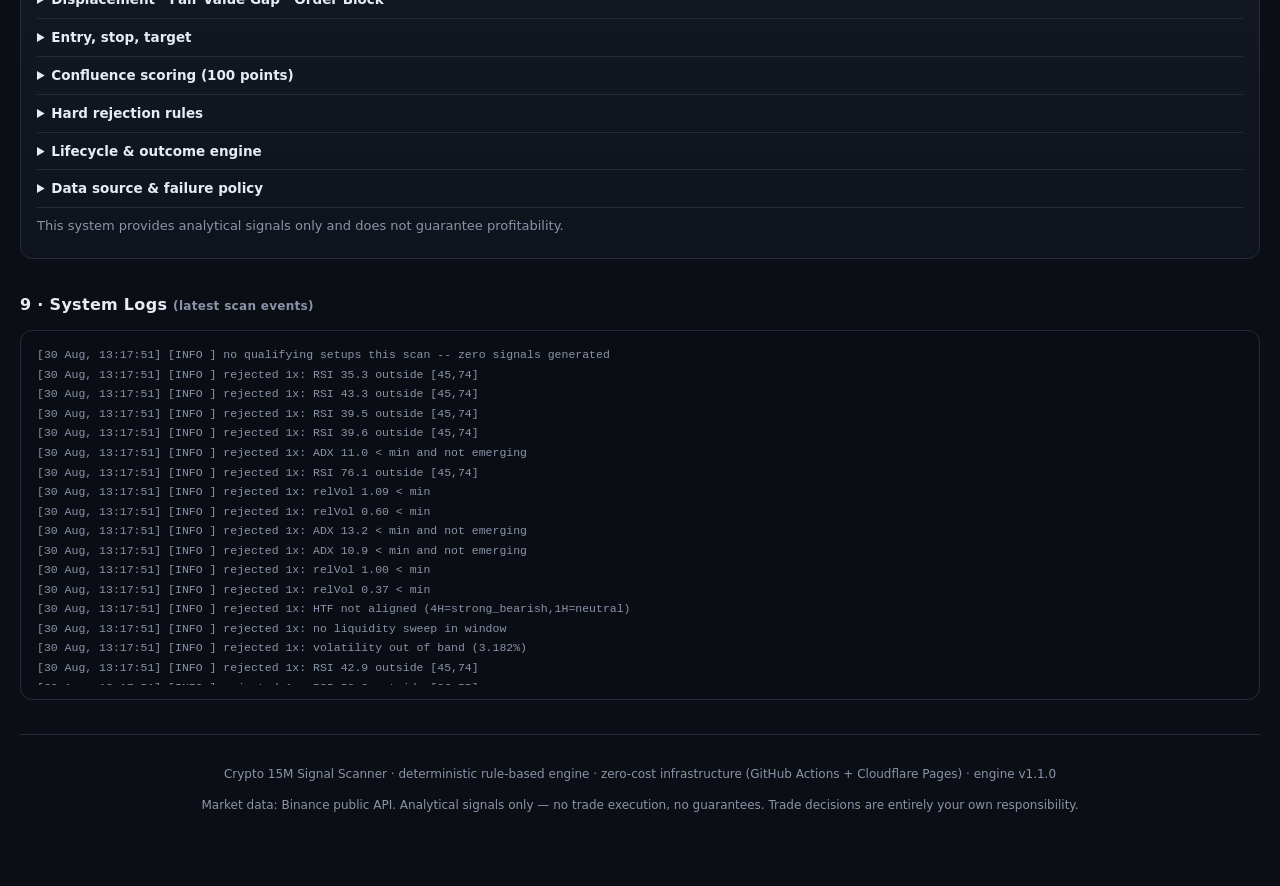
<file: frontend/dashboard-offline.html>
<!DOCTYPE html>
<html lang="en">
<head>
<meta charset="UTF-8">
<meta name="viewport" content="width=device-width, initial-scale=1.0">
<title>Crypto 15M Signal Scanner — SMC Confluence Dashboard</title>
<meta name="description" content="Rule-based multi-timeframe crypto signal scanner. Analytical signals only — not financial advice.">
<style>
/* Crypto 15M Signal Scanner — dark professional theme (no external assets) */
:root {
  --bg: #0b0e14;
  --bg-2: #0f131c;
  --card: #151a26;
  --card-2: #1a2130;
  --line: #232c3d;
  --text: #e6ebf4;
  --muted: #8a94a8;
  --green: #22c383;
  --green-dim: rgba(34, 195, 131, .12);
  --red: #f0546c;
  --red-dim: rgba(240, 84, 108, .12);
  --amber: #f5b95c;
  --amber-dim: rgba(245, 185, 92, .12);
  --blue: #5aa2ff;
  --blue-dim: rgba(90, 162, 255, .12);
  --violet: #a78bfa;
  --gold: #ffd166;
  --font: "Inter", "Segoe UI", system-ui, -apple-system, Roboto, "Helvetica Neue", Arial, sans-serif;
  --mono: "JetBrains Mono", "SFMono-Regular", Consolas, "Liberation Mono", Menlo, monospace;
}

* { box-sizing: border-box; }
html { scroll-behavior: smooth; }
body {
  margin: 0;
  font-family: var(--font);
  background:
    radial-gradient(1100px 500px at 85% -10%, rgba(90, 162, 255, .07), transparent 60%),
    radial-gradient(900px 420px at -10% 0%, rgba(34, 195, 131, .05), transparent 55%),
    var(--bg);
  color: var(--text);
  font-size: 14px;
  line-height: 1.55;
}

/* ---------------- top bar ---------------- */
.topbar {
  position: sticky; top: 0; z-index: 50;
  background: rgba(11, 14, 20, .88);
  backdrop-filter: blur(8px);
  border-bottom: 1px solid var(--line);
}
.topbar-inner {
  max-width: 1280px; margin: 0 auto; padding: 10px 20px;
  display: flex; align-items: center; justify-content: space-between; gap: 14px; flex-wrap: wrap;
}
.brand { display: flex; align-items: center; gap: 12px; }
.brand-icon { font-size: 26px; }
.brand h1 { font-size: 17px; margin: 0; letter-spacing: .2px; }
.brand-sub { margin: 0; color: var(--muted); font-size: 11.5px; }
.top-status { display: flex; gap: 8px; flex-wrap: wrap; }
.chip {
  font-family: var(--mono); font-size: 11px; padding: 4px 9px; border-radius: 999px;
  border: 1px solid var(--line); background: var(--card); color: var(--muted); white-space: nowrap;
}
.chip-ok { color: var(--green); border-color: rgba(34,195,131,.4); background: var(--green-dim); }
.chip-warn { color: var(--amber); border-color: rgba(245,185,92,.4); background: var(--amber-dim); }
.chip-bad { color: var(--red); border-color: rgba(240,84,108,.4); background: var(--red-dim); }
.chip-idle { color: var(--muted); }

/* ---------------- layout ---------------- */
.container { max-width: 1280px; margin: 0 auto; padding: 22px 20px 60px; }
.section { margin-bottom: 34px; }
.section-head {
  display: flex; align-items: baseline; justify-content: space-between;
  gap: 12px; flex-wrap: wrap; margin-bottom: 12px;
}
.section-head h2 { font-size: 16px; margin: 0; letter-spacing: .3px; }
.muted { color: var(--muted); }
.small { font-size: 12px; }
.hidden { display: none !important; }

.notice {
  border: 1px solid var(--line); border-left: 3px solid var(--blue);
  background: var(--blue-dim); border-radius: 8px;
  padding: 10px 14px; margin-bottom: 14px; font-size: 12.5px; color: #c7d4ea;
}
.notice.warn { border-left-color: var(--amber); background: var(--amber-dim); color: #f0d9b8; }
.notice.disclaimer { border-left-color: var(--violet); background: rgba(167,139,250,.08); color: #cfc6f2; }

.grid { display: grid; gap: 12px; }
.grid-status { grid-template-columns: repeat(4, 1fr); }
.grid-overview { grid-template-columns: 3fr 2fr; }
.grid-perf { grid-template-columns: repeat(6, 1fr); }
.grid-charts { grid-template-columns: repeat(2, 1fr); margin-top: 12px; }

.card {
  background: linear-gradient(180deg, var(--card), var(--bg-2));
  border: 1px solid var(--line); border-radius: 12px; padding: 14px 16px;
}
.card h3 { margin: 0 0 10px; font-size: 13px; color: var(--muted); font-weight: 600; letter-spacing: .4px; text-transform: uppercase; }

.stat { display: flex; flex-direction: column; gap: 2px; }
.stat-label { font-size: 11px; text-transform: uppercase; letter-spacing: .6px; color: var(--muted); }
.stat-value { font-size: 19px; font-weight: 700; font-family: var(--mono); }
.stat-sub { font-size: 11px; color: var(--muted); }

/* ---------------- market overview ---------------- */
.breadth-bar { display: flex; height: 26px; border-radius: 7px; overflow: hidden; border: 1px solid var(--line); }
.breadth-bar .seg { display: flex; align-items: center; justify-content: center; font-size: 11px; font-family: var(--mono); color: #0b0e14; font-weight: 700; min-width: 0; white-space: nowrap; overflow: hidden; }
.breadth-legend { display: flex; gap: 14px; margin-top: 8px; font-size: 12px; color: var(--muted); flex-wrap: wrap; }
.dot { display: inline-block; width: 9px; height: 9px; border-radius: 3px; margin-right: 5px; }
.top-list { margin: 0; padding-left: 0; list-style: none; counter-reset: top; }
.top-list li {
  display: flex; justify-content: space-between; padding: 5px 0;
  border-bottom: 1px dashed var(--line); font-family: var(--mono); font-size: 12.5px;
}
.top-list li:last-child { border-bottom: 0; }
.top-list .rank { color: var(--muted); margin-right: 8px; }

/* ---------------- signal cards ---------------- */
.signal-grid { display: grid; grid-template-columns: repeat(auto-fill, minmax(330px, 1fr)); gap: 12px; }
.sig-card { border-radius: 12px; border: 1px solid var(--line); background: linear-gradient(180deg, var(--card), var(--bg-2)); overflow: hidden; }
.sig-card.long { border-color: rgba(34, 195, 131, .35); }
.sig-card.short { border-color: rgba(240, 84, 108, .35); }
.sig-head { display: flex; align-items: center; justify-content: space-between; padding: 10px 14px; border-bottom: 1px solid var(--line); }
.sig-symbol { font-family: var(--mono); font-weight: 700; font-size: 15px; letter-spacing: .4px; }
.sig-dir { font-family: var(--mono); font-size: 11px; font-weight: 800; padding: 3px 9px; border-radius: 6px; }
.long .sig-dir { background: var(--green-dim); color: var(--green); }
.short .sig-dir { background: var(--red-dim); color: var(--red); }
.sig-quality { font-family: var(--mono); font-size: 12px; font-weight: 800; padding: 3px 9px; border-radius: 6px; border: 1px solid; }
.q-A\+ { color: var(--gold); border-color: rgba(255, 209, 102, .5); background: rgba(255,209,102,.08); }
.q-A { color: var(--green); border-color: rgba(34,195,131,.5); background: var(--green-dim); }
.q-B\+ { color: var(--blue); border-color: rgba(90,162,255,.5); background: var(--blue-dim); }

.sig-price-row { display: flex; gap: 10px; padding: 10px 14px; }
.price-box { flex: 1; border: 1px solid var(--line); border-radius: 9px; padding: 8px 10px; background: var(--card-2); }
.price-box .lbl { font-size: 10px; text-transform: uppercase; letter-spacing: .5px; color: var(--muted); display: flex; justify-content: space-between; }
.price-box .val { font-family: var(--mono); font-size: 15px; font-weight: 700; margin-top: 2px; }
.price-box .sub { font-size: 10.5px; color: var(--muted); font-family: var(--mono); }
.trigger-gap { color: var(--muted); font-family: var(--mono); font-size: 11px; margin-top: 3px; }

.sig-levels { padding: 4px 14px 10px; display: grid; grid-template-columns: 1fr 1fr 1fr; gap: 8px; }
.lvl { border-radius: 8px; padding: 7px 9px; border: 1px solid var(--line); background: var(--card-2); }
.lvl .lbl { font-size: 10px; color: var(--muted); text-transform: uppercase; letter-spacing: .5px; }
.lvl .val { font-family: var(--mono); font-size: 13px; font-weight: 600; }
.lvl.tp .val { color: var(--green); }
.lvl.sl .val { color: var(--red); }
.lvl.rr .val { color: var(--amber); }

.sig-meta { padding: 8px 14px; border-top: 1px solid var(--line); display: flex; flex-wrap: wrap; gap: 6px; }
.tag { font-family: var(--mono); font-size: 10.5px; padding: 3px 8px; border-radius: 5px; background: var(--card-2); border: 1px solid var(--line); color: var(--muted); }
.tag b { color: var(--text); font-weight: 600; }
.tag.on { color: var(--green); border-color: rgba(34,195,131,.35); }
.tag.off { opacity: .6; }
.sig-status { padding: 8px 14px 12px; display: flex; justify-content: space-between; align-items: center; }
.status-badge { font-family: var(--mono); font-size: 11.5px; font-weight: 800; padding: 4px 10px; border-radius: 6px; }
.st-WAITING_TRIGGER { background: var(--blue-dim); color: var(--blue); }
.st-TRIGGERED { background: var(--amber-dim); color: var(--amber); }
.st-WIN { background: var(--green-dim); color: var(--green); }
.st-LOSS { background: var(--red-dim); color: var(--red); }
.st-EXPIRED, .st-CANCELLED, .st-AMBIGUOUS { background: var(--card-2); color: var(--muted); }
.sig-time { font-size: 10.5px; color: var(--muted); font-family: var(--mono); }

/* ---------------- tables ---------------- */
.table-wrap { overflow-x: auto; }
.table { width: 100%; border-collapse: collapse; font-size: 12.5px; }
.table th {
  text-align: left; font-size: 10.5px; text-transform: uppercase; letter-spacing: .5px;
  color: var(--muted); padding: 8px 10px; border-bottom: 1px solid var(--line); white-space: nowrap;
}
.table td { padding: 7px 10px; border-bottom: 1px solid rgba(35, 44, 61, .5); white-space: nowrap; font-family: var(--mono); }
.table tbody tr:hover { background: rgba(90, 162, 255, .04); }
.table .num { text-align: right; }
.table.compact td, .table.compact th { padding: 6px 8px; }
.dir-l { color: var(--green); font-weight: 700; }
.dir-s { color: var(--red); font-weight: 700; }
.empty { color: var(--muted); font-size: 13px; padding: 18px; text-align: center; }

/* ---------------- controls ---------------- */
.filter-pills { display: flex; gap: 6px; flex-wrap: wrap; }
.pill {
  font-family: var(--mono); font-size: 11px; padding: 4px 11px; cursor: pointer;
  border-radius: 999px; border: 1px solid var(--line); background: var(--card); color: var(--muted);
  transition: all .15s;
}
.pill:hover { border-color: var(--blue); color: var(--text); }
.pill.active { background: var(--blue-dim); border-color: var(--blue); color: var(--blue); font-weight: 700; }
.history-controls { display: flex; gap: 10px; flex-wrap: wrap; align-items: center; margin-bottom: 12px; }
#hist-search {
  background: var(--card-2); border: 1px solid var(--line); color: var(--text);
  border-radius: 8px; padding: 7px 12px; font-family: var(--mono); font-size: 12px; width: 180px; outline: none;
}
#hist-search:focus { border-color: var(--blue); }
#history-count { padding: 8px 2px 0; }

/* ---------------- charts ---------------- */
.chart-card .chart { min-height: 190px; }
.chart svg { width: 100%; height: 190px; display: block; }
.chart .axis-label { font-size: 10px; fill: var(--muted); font-family: var(--mono); }
.chart .bar-label { font-size: 10px; fill: var(--text); font-family: var(--mono); }
.chart .grid-line { stroke: var(--line); stroke-width: 1; stroke-dasharray: 3 4; }
.chart .zero-line { stroke: var(--muted); stroke-width: 1; }

/* ---------------- methodology & logs ---------------- */
.methodology details { border-bottom: 1px solid var(--line); padding: 8px 0; }
.methodology summary { cursor: pointer; font-weight: 600; font-size: 13.5px; color: var(--text); }
.methodology p { color: var(--muted); font-size: 13px; margin: 8px 0; }
.log-box { background: #0a0d13; }
.log-box pre {
  margin: 0; font-family: var(--mono); font-size: 11.5px; line-height: 1.7;
  color: #9fb0c8; max-height: 340px; overflow-y: auto; white-space: pre-wrap;
}
.log-box .lv-info { color: var(--muted); }
.log-box .lv-warn { color: var(--amber); }
.log-box .lv-error { color: var(--red); }

.footer { border-top: 1px solid var(--line); padding-top: 18px; text-align: center; font-size: 12px; color: var(--muted); }

/* ---------------- responsive ---------------- */
@media (max-width: 1080px) {
  .grid-status { grid-template-columns: repeat(2, 1fr); }
  .grid-perf { grid-template-columns: repeat(3, 1fr); }
  .grid-overview { grid-template-columns: 1fr; }
}
@media (max-width: 640px) {
  .topbar-inner { padding: 10px 14px; }
  .container { padding: 16px 12px 40px; }
  .grid-status, .grid-perf, .grid-charts { grid-template-columns: 1fr; }
  .signal-grid { grid-template-columns: 1fr; }
  .brand h1 { font-size: 15px; }
  .stat-value { font-size: 17px; }
  .top-status { width: 100%; }
}

/* Stale-data mode: when the browser detects the published data is older than
   the scan cadence allows, the whole page is visibly marked so a snapshot is
   never mistaken for a live market view. */
body.data-stale .signal-grid,
body.data-stale #screener,
body.data-stale #market-overview { opacity: .72; }
body.data-stale .notice.warn,
body.data-stale #health-notice {
  border-left: 4px solid var(--red);
  font-weight: 600;
}

/* Rejection funnel */
.funnel-card { padding: 14px 16px; margin-top: 14px; }
.funnel-card summary { cursor: pointer; font-weight: 600; }
.funnel-card .num { text-align: right; font-variant-numeric: tabular-nums; }
.funnel-card table { width: 100%; margin-top: 10px; }

</style>
<link rel="manifest" href="manifest.webmanifest">
<link rel="icon" type="image/svg+xml" href="icon.svg">
<meta name="theme-color" content="#0b0e14">
<link rel="icon" href="data:image/svg+xml,<svg xmlns='http://www.w3.org/2000/svg' viewBox='0 0 100 100'><text y='.9em' font-size='90'>📡</text></svg>">
</head>
<body>
<div style="margin:0;padding:9px 16px;background:#3b2f11;color:#ffd166;font:600 12px/1.4 'Segoe UI',system-ui,sans-serif;text-align:center;">OFFLINE SNAPSHOT MODE — data embedded at build time. Live prices still refresh in-browser when reachable. Host over HTTP for auto-refreshing data.</div>
<header class="topbar">
  <div class="topbar-inner">
    <div class="brand">
      <span class="brand-icon">📡</span>
      <div>
        <h1>Crypto 15M Signal Scanner</h1>
        <p class="brand-sub">SMC / Confluence · Top-100 USDT Perpetuals · 4H → 1H → 15M</p>
      </div>
    </div>
    <div class="top-status" id="top-status">
      <span class="chip chip-idle" id="chip-health">…</span>
      <span class="chip" id="chip-lastscan">last scan —</span>
      <span class="chip" id="chip-nextscan">next —</span>
      <span class="chip" id="chip-price-mode">price feed —</span>
    </div>
  </div>
</header>

<main class="container">

  <div class="notice hidden" id="preview-notice">
    Data files can't be fetched in this context (opened as an offline file or a sandboxed
    preview). Showing the embedded snapshot instead — live prices still refresh in-browser
    when reachable. Host over HTTP (Cloudflare Pages / GitHub Pages / a local server) for
    fully auto-refreshing data.
  </div>
  <div class="notice warn hidden" id="health-notice"></div>
  <div class="notice disclaimer">
    <strong>Analysis tool, not advice.</strong> This system generates rule-based analytical
    signals from public market data. It does <strong>not</strong> execute trades and does
    <strong>not</strong> guarantee profitability. The confluence score is a quality ranking,
    <strong>not</strong> a probability.
  </div>

  <!-- ============ SYSTEM STATUS ============ -->
  <section id="system-status" class="section">
    <div class="section-head">
      <h2>1 · System Status</h2>
      <span class="muted" id="data-updated">Last data update: —</span>
    </div>
    <div class="grid grid-status">
      <div class="card stat"><span class="stat-label">System</span><span class="stat-value" id="st-system">—</span><span class="stat-sub" id="st-health-sub">—</span></div>
      <div class="card stat"><span class="stat-label">Last Scan</span><span class="stat-value" id="st-lastscan">—</span><span class="stat-sub" id="st-jitter">—</span></div>
      <div class="card stat"><span class="stat-label">Next Expected</span><span class="stat-value" id="st-nextscan">—</span><span class="stat-sub">every 15 min</span></div>
      <div class="card stat"><span class="stat-label">Scan Duration</span><span class="stat-value" id="st-duration">—</span><span class="stat-sub" id="st-symbols">—</span></div>
      <div class="card stat"><span class="stat-label">Universe</span><span class="stat-value" id="st-universe">—</span><span class="stat-sub" id="st-universe-src">—</span></div>
      <div class="card stat"><span class="stat-label">API</span><span class="stat-value" id="st-api">—</span><span class="stat-sub" id="st-api-reqs">—</span></div>
      <div class="card stat"><span class="stat-label">Data Freshness</span><span class="stat-value" id="st-fresh">—</span><span class="stat-sub" id="st-fresh-age">—</span></div>
      <div class="card stat"><span class="stat-label">Active Signals</span><span class="stat-value" id="st-active">—</span><span class="stat-sub" id="st-active-sub">—</span></div>
    </div>
  </section>

  <!-- ============ MARKET OVERVIEW ============ -->
  <section id="market-overview" class="section">
    <div class="section-head"><h2>2 · Market Overview <span class="muted small">(4H regime breadth across the universe)</span></h2></div>
    <div class="grid grid-overview">
      <div class="card overview-breadth">
        <h3>4H Regime Breadth</h3>
        <div class="breadth-bar" id="breadth-bar"></div>
        <div class="breadth-legend" id="breadth-legend"></div>
      </div>
      <div class="card overview-top">
        <h3>Top Liquidity (24h quote volume)</h3>
        <ol class="top-list" id="top-volume"></ol>
      </div>
    </div>
  </section>

  <!-- ============ SCREENER ============ -->
  <section id="screener" class="section">
    <div class="section-head">
      <h2>3 · Universe Screener <span class="muted small">(top-100 snapshot from the last scan)</span></h2>
      <input type="search" id="screener-search" placeholder="Filter symbol…">
    </div>
    <div class="card">
      <div class="screener-legend" id="screener-meta"></div>
      <div class="table-wrap screener-wrap">
        <table class="table compact" id="screener-table">
          <thead><tr>
            <th data-k="rank" class="sortable">#</th>
            <th data-k="symbol" class="sortable">Symbol</th>
            <th data-k="price" class="sortable num">Price</th>
            <th data-k="bias1d" class="sortable">1D</th>
            <th data-k="bias4h" class="sortable">4H</th>
            <th data-k="bias1h" class="sortable">1H</th>
            <th data-k="regime" class="sortable">Regime</th>
            <th data-k="rsi" class="sortable num">RSI</th>
            <th data-k="adx" class="sortable num">ADX</th>
            <th data-k="atrPercent" class="sortable num">ATR%</th>
            <th data-k="relVolume" class="sortable num">RelVol</th>
            <th data-k="fundingRatePct" class="sortable num">Funding%/8h</th>
          </tr></thead>
          <tbody></tbody>
        </table>
        <div class="empty small hidden" id="screener-empty">Screener appears after the first scan writes a universe snapshot.</div>
      </div>
    </div>
  </section>

  <!-- ============ ACTIVE SIGNALS ============ -->
  <section id="active-signals" class="section">
    <div class="section-head">
      <h2>4 · Active Signals</h2>
      <div class="filter-pills" id="active-filter">
        <button class="pill active" data-q="A+">A+</button>
        <button class="pill active" data-q="A">A</button>
        <button class="pill active" data-q="B+">B+</button>
      </div>
    </div>
    <div id="active-empty" class="card empty hidden">No active signals. The engine publishes only
      high-confluence setups (score ≥ 80) — an empty board means no qualifying structure right now.
      Zero forced signals is by design.</div>
    <div class="signal-grid" id="active-grid"></div>

    <!-- Why zero? The funnel below is the answer. Without it "no signals"
         is indistinguishable from "engine broken". -->
    <details class="card funnel-card" id="funnel-card">
      <summary>Why were there no signals? — last scan rejection funnel</summary>
      <p class="muted small" id="funnel-intro">—</p>
      <table class="table compact" id="funnel-table">
        <thead><tr><th>Gate (in evaluation order)</th><th class="num">Rejected</th><th class="num">Survivors</th></tr></thead>
        <tbody></tbody>
      </table>
      <p class="muted small">Each gate only sees what survived the one above it. The gate that
        drops the most is the one actually constraining the system — tune that one, not the
        thresholds further down.</p>
    </details>
  </section>

  <!-- ============ RECENT SIGNALS ============ -->
  <section id="recent-signals" class="section">
    <div class="section-head"><h2>5 · Recent Signals <span class="muted small">(latest 10, any status)</span></h2></div>
    <div class="card table-wrap">
      <table class="table compact" id="recent-table">
        <thead><tr><th>Time</th><th>Symbol</th><th>Dir</th><th>Quality</th><th>Trigger</th><th>TP</th><th>SL</th><th>RR</th><th>Status</th></tr></thead>
        <tbody></tbody>
      </table>
      <div class="empty small hidden" id="recent-empty">No signals generated yet — history builds as scans run every 15 minutes.</div>
    </div>
  </section>

  <!-- ============ PERFORMANCE ============ -->
  <section id="performance" class="section">
    <div class="section-head">
      <h2>6 · Performance</h2>
      <div class="filter-pills" id="perf-range">
        <button class="pill active" data-range="7">7D</button>
        <button class="pill" data-range="30">30D</button>
        <button class="pill" data-range="90">90D</button>
        <button class="pill" data-range="0">ALL</button>
      </div>
    </div>
    <div class="grid grid-perf">
      <div class="card stat"><span class="stat-label">Total Signals</span><span class="stat-value" id="pf-total">—</span><span class="stat-sub" id="pf-waiting">—</span></div>
      <div class="card stat"><span class="stat-label">Resolved Trades</span><span class="stat-value" id="pf-resolved">—</span><span class="stat-sub" id="pf-split">—</span></div>
      <div class="card stat"><span class="stat-label">Win Rate</span><span class="stat-value" id="pf-winrate">—</span><span class="stat-sub" id="pf-winrate-n">—</span></div>
      <div class="card stat"><span class="stat-label">Profit Factor</span><span class="stat-value" id="pf-pf">—</span><span class="stat-sub">ΣR won ÷ |ΣR lost|</span></div>
      <div class="card stat"><span class="stat-label">Average RR</span><span class="stat-value" id="pf-rr">—</span><span class="stat-sub" id="pf-score">—</span></div>
      <div class="card stat"><span class="stat-label">Streaks (W / L)</span><span class="stat-value" id="pf-streaks">—</span><span class="stat-sub" id="pf-times">—</span></div>
    </div>
    <div class="grid grid-charts">
      <div class="card chart-card"><h3>Cumulative resolved trades (R)</h3><div id="chart-equity" class="chart"></div></div>
      <div class="card chart-card"><h3>Win / loss distribution by quality</h3><div id="chart-quality" class="chart"></div></div>
      <div class="card chart-card"><h3>LONG vs SHORT</h3><div id="chart-direction" class="chart"></div></div>
      <div class="card chart-card"><h3>Outcome mix</h3><div id="chart-outcomes" class="chart"></div></div>
    </div>
    <div class="grid grid-perf" style="margin-top:12px">
      <div class="card stat"><span class="stat-label">Expectancy</span><span class="stat-value" id="pf-expectancy">—</span><span class="stat-sub">mean R per resolved trade</span></div>
      <div class="card stat"><span class="stat-label">Max Drawdown</span><span class="stat-value" id="pf-maxdd">—</span><span class="stat-sub">peak-to-trough, R (all-time)</span></div>
      <div class="card stat"><span class="stat-label">R Sharpe</span><span class="stat-value" id="pf-sharpe">—</span><span class="stat-sub">mean R ÷ std R (per-trade)</span></div>
      <div class="card stat"><span class="stat-label">Avg Slippage</span><span class="stat-value" id="pf-slip">—</span><span class="stat-sub" id="pf-slip-n">trigger vs fill, gap opens</span></div>
      <div class="card stat"><span class="stat-label">Monte Carlo (50th)</span><span class="stat-value" id="pf-mc">—</span><span class="stat-sub" id="pf-mc-sub">bootstrap of past R · not a prediction</span></div>
      <div class="card stat"><span class="stat-label">Max DD (95th pct)</span><span class="stat-value" id="pf-mcdd">—</span><span class="stat-sub">bootstrap distribution of drawdown</span></div>
    </div>
    <div class="card" style="margin-top:12px">
      <h3>Score calibration — historical win rate by quality tier (Wilson 95% CI)</h3>
      <div class="table-wrap">
        <table class="table compact" id="calibration-table">
          <thead><tr><th>Tier</th><th>Signals</th><th>Resolved</th><th>Wins</th><th>Losses</th><th>Win rate</th><th>95% CI (Wilson)</th></tr></thead>
          <tbody></tbody>
        </table>
      </div>
      <p class="muted small">Descriptive statistics of PAST outcomes per tier. Small samples are
        statistically meaningless — the CI shows the honest uncertainty. This is NOT a probability
        of future wins.</p>
    </div>
    <p class="muted small">Win rate = wins ÷ (wins + losses). WAITING / EXPIRED / AMBIGUOUS / CANCELLED
      signals are excluded from the denominator. Sample sizes are shown — small samples are not
      statistically meaningful. No probability claims are made.</p>
  </section>

  <!-- ============ SIGNAL HISTORY ============ -->
  <section id="signal-history" class="section">
    <div class="section-head"><h2>7 · Signal History</h2></div>
    <div class="card">
      <div class="history-controls">
        <input type="search" id="hist-search" placeholder="Filter symbol…">
        <div class="filter-pills" id="hist-direction">
          <button class="pill active" data-d="all">All</button>
          <button class="pill" data-d="long">LONG</button>
          <button class="pill" data-d="short">SHORT</button>
        </div>
        <div class="filter-pills" id="hist-quality">
          <button class="pill active" data-q="all">All</button>
          <button class="pill" data-q="A+">A+</button>
          <button class="pill" data-q="A">A</button>
          <button class="pill" data-q="B+">B+</button>
        </div>
        <div class="filter-pills" id="hist-outcome">
          <button class="pill active" data-o="all">All</button>
          <button class="pill" data-o="WIN">WIN</button>
          <button class="pill" data-o="LOSS">LOSS</button>
          <button class="pill" data-o="EXPIRED">EXPIRED</button>
          <button class="pill" data-o="AMBIGUOUS">AMBIGUOUS</button>
        </div>
        <div class="filter-pills" id="hist-range">
          <button class="pill active" data-range="7">7D</button>
          <button class="pill" data-range="30">30D</button>
          <button class="pill" data-range="90">90D</button>
          <button class="pill" data-range="0">ALL</button>
        </div>
        <button class="pill" id="csv-export" title="Export the filtered history to CSV">⬇ Export CSV</button>
      </div>
      <div class="table-wrap">
        <table class="table" id="history-table">
          <thead><tr>
            <th>Time</th><th>Symbol</th><th>Dir</th><th>Score</th><th>Quality</th>
            <th>Trigger</th><th>Entry Zone</th><th>TP</th><th>SL</th><th>RR</th>
            <th>Status</th><th>Outcome</th><th>Duration</th>
          </tr></thead>
          <tbody></tbody>
        </table>
        <div class="empty small hidden" id="history-empty">No signals match the current filters.</div>
      </div>
      <div class="muted small" id="history-count"></div>
    </div>
  </section>

  <!-- ============ METHODOLOGY ============ -->
  <section id="methodology" class="section">
    <div class="section-head"><h2>8 · Methodology</h2></div>
    <div class="card methodology">
      <details open><summary>Timeframe model</summary>
        <p><strong>4H — macro regime.</strong> EMA 20/50/200 stack + ADX classify each pair as
        TRENDING_UP / TRENDING_DOWN / RANGING / MIXED. RANGING markets are hard-rejected.
        <strong>1H — directional confirmation.</strong> The same stack must agree with the trade
        direction. <strong>15M — signal generation.</strong> All entries, stops and targets are
        derived from 15M structure. 5M is never used as a primary timeframe.</p></details>
      <details><summary>Market structure (swing → BOS / CHoCH)</summary>
        <p>Swing highs/lows are 2-bar fractals, only usable once <em>confirmed</em> two bars later
        (strictly no lookahead). A <strong>BOS</strong> is a <em>close</em> beyond the most recent
        confirmed swing in the trend direction (continuation). A <strong>CHoCH</strong> is a close
        against the established trend (character change). Wick breaks never count. HH/HL/LH/LL and
        equal-high/low pools (ATR tolerance) map the structure sequence.</p></details>
      <details><summary>Liquidity sweep</summary>
        <p>A candle wicks beyond a prior confirmed swing high/low (excursion ≤ 1× ATR) but
        <em>closes back</em> on the original side — a stop-hunt rejection proxy. Real
        breakout-and-acceptance is not classified as a sweep.</p></details>
      <details><summary>Displacement · Fair Value Gap · Order Block</summary>
        <p><strong>Displacement:</strong> candle body ≥ 1.5× ATR (institutional imbalance proxy).
        <strong>FVG (3-candle model):</strong> candle-3 low leaves a gap above candle-1 high
        (bullish) or below its low (bearish); gaps smaller than 0.1× ATR are ignored.
        <strong>Order Block:</strong> the last opposite-colour candle before a displacement that
        broke structure; zone = that candle's full range. These are price-action proxies — the
        system does not claim to see real institutional orders.</p></details>
      <details><summary>Entry, stop, target</summary>
        <p>Signals are <em>limit-of-intention</em> style: LONG trigger = confirmation-candle high
        + 0.1× ATR (buy-stop); entry zone = trigger − 0.5× ATR → trigger. A signal stays
        WAITING_TRIGGER until real price trades through the trigger. Stop = swept invalidation
        structure ± 0.5× ATR buffer (never a fixed percentage; rejected if &gt; 3.5× ATR).
        Targets are the nearest <em>real</em> swing-liquidity levels offering RR ≥ 2.5, preferring
        ≥ 3R when structure allows. Setups whose nearest realistic liquidity cannot fund the RR
        are rejected — TP is never fabricated.</p></details>
      <details><summary>Confluence scoring (100 points)</summary>
        <p>HTF alignment 20 · market structure 20 · liquidity/SMC 20 · momentum 15 · volume 10 ·
        volatility 5 · risk/reward 10. Tiers: <strong>A+ ≥ 90, A ≥ 85, B+ ≥ 80</strong> — anything
        below 80 is never published. The score ranks confluence quality; it is NOT a win
        probability.</p></details>
      <details><summary>Hard rejection rules</summary>
        <p>Regardless of score, a setup is rejected when: 4H and 1H both oppose the direction;
        RR &lt; 2.5; 4H regime is RANGING; ADX &lt; 15 with no emerging-trend evidence (DI aligned
        + ADX rising / DI spread ≥ 3); relative volume &lt; 1.2×; stop distance abnormal; entry
        pressed against major opposing structure; price has already displaced too far (late
        entry); data stale or candles missing; the symbol already has an active same-direction
        signal; a duplicate setup is inside the cooldown window; or any data-integrity check
        fails. Signals can never depend on future candles (replay-verified).</p></details>
      <details><summary>Lifecycle &amp; outcome engine</summary>
        <p>WAITING_TRIGGER → TRIGGERED (price trades the trigger; gap opens fill at the open) →
        WIN (TP) / LOSS (SL) / AMBIGUOUS (both touched in one candle and 1-minute data cannot
        determine order — never counted as a win) / CANCELLED (max holding 4h) / EXPIRED (no
        trigger within 12 × 15m candles). Signals are immutable after generation: entry, trigger,
        SL and TP are never rewritten (no repainting).</p></details>
      <details><summary>Data source &amp; failure policy</summary>
        <p>Binance USDⓈ-M public market data only (no API key, no account access). If data cannot
        be retrieved, the scan is marked degraded/failed, previous valid data is retained, and no
        simulated values are ever produced. Frontend prices are labelled LIVE only when the
        browser successfully refreshed them from the exchange.</p></details>
      <p class="muted">This system provides analytical signals only and does not guarantee profitability.</p>
    </div>
  </section>

  <!-- ============ SYSTEM LOGS ============ -->
  <section id="system-logs" class="section">
    <div class="section-head"><h2>9 · System Logs <span class="muted small">(latest scan events)</span></h2></div>
    <div class="card log-box"><pre id="log-box">—</pre></div>
  </section>

  <footer class="footer">
    <p>Crypto 15M Signal Scanner · deterministic rule-based engine · zero-cost infrastructure
      (GitHub Actions + Cloudflare Pages) · <span id="ft-version"></span></p>
    <p class="muted small">Market data: Binance public API. Analytical signals only — no trade
      execution, no guarantees. Trade decisions are entirely your own responsibility.</p>
  </footer>
</main>

<script>window.__EMBEDDED_DATA__ = {"builtAt":1788089225791,"signals":{"generatedAt":1788067003291,"signals":[]},"status":{"systemOnline":true,"health":"HEALTHY","version":"1.1.0","lastScan":{"scheduledAt":1788066900000,"executedAt":1788067003291,"jitterSeconds":103.3,"durationMs":67914,"status":"OK","universeSize":100,"universeSource":"binance-futures-mirror","market":"futures","symbolsScanned":100,"symbolsValid":100,"dataFailures":0,"failedSymbols":[],"candidates":0,"signalsGenerated":0,"rejects":{"volume_thin":22,"htf_not_aligned":61,"htf_conflict":54,"momentum_rsi_out_of_band":21,"no_structure_event":8,"volatility_out_of_band":9,"regime_ranging":12,"momentum_adx_low":10,"no_displacement":2,"no_liquidity_sweep":1},"apiStats":{"requests":427,"errors":4,"retries":3,"rateLimitHits":0,"lastError":"HTTP 451 geo-restricted host=fapi.binance.com","endpointUsed":"binance-futures-mirror","marketUsed":"futures"},"apiHealth":"DEGRADED","dataFreshness":{"label":"LIVE","newestCandleCloseMs":1788066899999,"ageSeconds":103.3},"activeSignals":0,"rejectFunnel":[{"stage":"htf_conflict","rejected":54},{"stage":"htf_not_aligned","rejected":61},{"stage":"regime_ranging","rejected":12},{"stage":"volatility_out_of_band","rejected":9},{"stage":"momentum_adx_low","rejected":10},{"stage":"momentum_rsi_out_of_band","rejected":21},{"stage":"volume_thin","rejected":22},{"stage":"no_liquidity_sweep","rejected":1},{"stage":"no_structure_event","rejected":8},{"stage":"no_displacement","rejected":2}]},"lastSuccessfulScan":1788067003291,"nextExpectedScanAt":1788067800000,"logs":[{"ts":1788059153282,"level":"info","msg":"rejected 1x: relVol 0.80 \u003c min"},{"ts":1788059153282,"level":"info","msg":"rejected 1x: ADX 13.6 \u003c min and not emerging"},{"ts":1788059153282,"level":"info","msg":"rejected 1x: volatility out of band (3.187%)"},{"ts":1788059153282,"level":"info","msg":"rejected 1x: relVol 0.57 \u003c min"},{"ts":1788059153282,"level":"info","msg":"rejected 1x: ADX 10.7 \u003c min and not emerging"},{"ts":1788059153282,"level":"info","msg":"rejected 1x: ADX 12.8 \u003c min and not emerging"},{"ts":1788059153282,"level":"info","msg":"rejected 1x: ADX 11.5 \u003c min and not emerging"},{"ts":1788059153282,"level":"info","msg":"rejected 1x: RSI 74.1 outside [45,74]"},{"ts":1788059153282,"level":"info","msg":"rejected 1x: relVol 1.13 \u003c min"},{"ts":1788059153282,"level":"info","msg":"rejected 1x: ADX 12.1 \u003c min and not emerging"},{"ts":1788059153282,"level":"info","msg":"rejected 1x: relVol 0.70 \u003c min"},{"ts":1788059153282,"level":"info","msg":"rejected 1x: relVol 0.92 \u003c min"},{"ts":1788059153282,"level":"info","msg":"rejected 1x: relVol 0.61 \u003c min"},{"ts":1788059153282,"level":"info","msg":"rejected 1x: RSI 35.9 outside [45,74]"},{"ts":1788059153282,"level":"info","msg":"rejected 1x: RSI 56.4 outside [26,55]"},{"ts":1788059153282,"level":"info","msg":"rejected 1x: volatility out of band (3.273%)"},{"ts":1788059153282,"level":"info","msg":"rejected 1x: relVol 0.82 \u003c min"},{"ts":1788059153282,"level":"info","msg":"rejected 1x: RSI 37.5 outside [45,74]"},{"ts":1788059153282,"level":"info","msg":"rejected 1x: relVol 0.96 \u003c min"},{"ts":1788059153282,"level":"info","msg":"rejected 1x: relVol 0.32 \u003c min"},{"ts":1788059153282,"level":"info","msg":"rejected 1x: RSI 43.5 outside [45,74]"},{"ts":1788059153282,"level":"info","msg":"rejected 1x: relVol 0.26 \u003c min"},{"ts":1788059153282,"level":"info","msg":"rejected 1x: RSI 75.3 outside [45,74]"},{"ts":1788059153282,"level":"info","msg":"rejected 1x: RSI 44.5 outside [45,74]"},{"ts":1788059153282,"level":"info","msg":"rejected 1x: RSI 41.2 outside [45,74]"},{"ts":1788059153282,"level":"info","msg":"rejected 1x: RSI 44.0 outside [45,74]"},{"ts":1788059153282,"level":"info","msg":"rejected 1x: RSI 33.7 outside [45,74]"},{"ts":1788059153282,"level":"info","msg":"rejected 1x: relVol 0.44 \u003c min"},{"ts":1788059153282,"level":"info","msg":"rejected 1x: ADX 11.6 \u003c min and not emerging"},{"ts":1788059153282,"level":"info","msg":"rejected 1x: RSI 38.8 outside [45,74]"},{"ts":1788059153282,"level":"info","msg":"rejected 1x: relVol 0.89 \u003c min"},{"ts":1788059153282,"level":"info","msg":"rejected 1x: ADX 14.3 \u003c min and not emerging"},{"ts":1788059153282,"level":"info","msg":"rejected 1x: relVol 0.88 \u003c min"},{"ts":1788059153282,"level":"info","msg":"rejected 1x: RSI 31.0 outside [45,74]"},{"ts":1788059153282,"level":"info","msg":"rejected 1x: ADX 13.4 \u003c min and not emerging"},{"ts":1788059153282,"level":"info","msg":"rejected 1x: RSI 36.6 outside [45,74]"},{"ts":1788059153282,"level":"info","msg":"rejected 1x: volatility out of band (0.016%)"},{"ts":1788059153282,"level":"info","msg":"rejected 1x: relVol 0.29 \u003c min"},{"ts":1788059153282,"level":"info","msg":"no qualifying setups this scan -- zero signals generated"},{"ts":1788059713887,"level":"info","msg":"scan start v1.0.0 scheduled=1788059700000 actual=1788059713887 (jitter 13.9s)"},{"ts":1788059724285,"level":"info","msg":"universe: 100 symbols selected from 518 USDT perp candidates (binance-futures-mirror)"},{"ts":1788059733117,"level":"info","msg":"klines collected for 20/100 symbols"},{"ts":1788059741615,"level":"info","msg":"klines collected for 40/100 symbols"},{"ts":1788059751068,"level":"info","msg":"klines collected for 60/100 symbols"},{"ts":1788059759913,"level":"info","msg":"klines collected for 80/100 symbols"},{"ts":1788059768871,"level":"info","msg":"klines collected for 100/100 symbols"},{"ts":1788059769589,"level":"info","msg":"rejected 54x: HTF conflict (4H+1H oppose)"},{"ts":1788059769589,"level":"info","msg":"rejected 20x: HTF not aligned (4H=strong_bullish,1H=neutral)"},{"ts":1788059769589,"level":"info","msg":"rejected 13x: 4H regime RANGING"},{"ts":1788059769589,"level":"info","msg":"rejected 12x: HTF not aligned (4H=strong_bullish,1H=bearish)"},{"ts":1788059769589,"level":"info","msg":"rejected 10x: HTF not aligned (4H=neutral,1H=strong_bearish)"},{"ts":1788059769589,"level":"info","msg":"rejected 6x: HTF not aligned (4H=strong_bullish,1H=strong_bearish)"},{"ts":1788059769589,"level":"info","msg":"rejected 4x: no CHoCH/BOS after sweep"},{"ts":1788059769589,"level":"info","msg":"rejected 4x: HTF not aligned (4H=strong_bearish,1H=bullish)"},{"ts":1788059769589,"level":"info","msg":"rejected 3x: no displacement after structure event"},{"ts":1788059769589,"level":"info","msg":"rejected 2x: relVol 0.79 \u003c min"},{"ts":1788059769589,"level":"info","msg":"rejected 2x: ADX 13.6 \u003c min and not emerging"},{"ts":1788059769589,"level":"info","msg":"rejected 2x: RSI 41.7 outside [45,74]"},{"ts":1788059769589,"level":"info","msg":"rejected 2x: relVol 1.13 \u003c min"},{"ts":1788059769589,"level":"info","msg":"rejected 2x: HTF not aligned (4H=neutral,1H=strong_bullish)"},{"ts":1788059769589,"level":"info","msg":"rejected 2x: relVol 0.44 \u003c min"},{"ts":1788059769589,"level":"info","msg":"rejected 2x: HTF not aligned (4H=neutral,1H=neutral)"},{"ts":1788059769589,"level":"info","msg":"rejected 2x: HTF not aligned (4H=strong_bearish,1H=strong_bullish)"},{"ts":1788059769589,"level":"info","msg":"rejected 1x: relVol 0.55 \u003c min"},{"ts":1788059769589,"level":"info","msg":"rejected 1x: ADX 11.4 \u003c min and not emerging"},{"ts":1788059769589,"level":"info","msg":"rejected 1x: RSI 44.3 outside [45,74]"},{"ts":1788059769589,"level":"info","msg":"rejected 1x: RSI 34.7 outside [45,74]"},{"ts":1788059769589,"level":"info","msg":"rejected 1x: volatility out of band (5.026%)"},{"ts":1788059769589,"level":"info","msg":"rejected 1x: RSI 44.2 outside [45,74]"},{"ts":1788059769589,"level":"info","msg":"rejected 1x: volatility out of band (3.727%)"},{"ts":1788059769589,"level":"info","msg":"rejected 1x: volatility out of band (3.712%)"},{"ts":1788059769589,"level":"info","msg":"rejected 1x: volatility out of band (3.402%)"},{"ts":1788059769589,"level":"info","msg":"rejected 1x: RSI 42.7 outside [45,74]"},{"ts":1788059769589,"level":"info","msg":"rejected 1x: late entry (runup 3.9x ATR)"},{"ts":1788059769589,"level":"info","msg":"rejected 1x: RSI 44.6 outside [45,74]"},{"ts":1788059769589,"level":"info","msg":"rejected 1x: HTF not aligned (4H=strong_bearish,1H=neutral)"},{"ts":1788059769589,"level":"info","msg":"rejected 1x: RSI 66.3 outside [26,55]"},{"ts":1788059769589,"level":"info","msg":"rejected 1x: relVol 0.68 \u003c min"},{"ts":1788059769589,"level":"info","msg":"rejected 1x: RSI 83.2 outside [45,74]"},{"ts":1788059769589,"level":"info","msg":"rejected 1x: volatility out of band (3.059%)"},{"ts":1788059769589,"level":"info","msg":"rejected 1x: relVol 0.60 \u003c min"},{"ts":1788059769589,"level":"info","msg":"rejected 1x: relVol 0.49 \u003c min"},{"ts":1788059769589,"level":"info","msg":"rejected 1x: volatility out of band (3.037%)"},{"ts":1788059769589,"level":"info","msg":"rejected 1x: ADX 13.1 \u003c min and not emerging"},{"ts":1788059769589,"level":"info","msg":"rejected 1x: relVol 0.66 \u003c min"},{"ts":1788059769589,"level":"info","msg":"rejected 1x: ADX 10.3 \u003c min and not emerging"},{"ts":1788059769589,"level":"info","msg":"rejected 1x: relVol 0.70 \u003c min"},{"ts":1788059769589,"level":"info","msg":"rejected 1x: ADX 12.1 \u003c min and not emerging"},{"ts":1788059769589,"level":"info","msg":"rejected 1x: relVol 0.78 \u003c min"},{"ts":1788059769589,"level":"info","msg":"rejected 1x: RSI 75.6 outside [45,74]"},{"ts":1788059769589,"level":"info","msg":"rejected 1x: ADX 11.7 \u003c min and not emerging"},{"ts":1788059769589,"level":"info","msg":"rejected 1x: relVol 0.90 \u003c min"},{"ts":1788059769589,"level":"info","msg":"rejected 1x: relVol 0.76 \u003c min"},{"ts":1788059769589,"level":"info","msg":"rejected 1x: no liquidity sweep in window"},{"ts":1788059769589,"level":"info","msg":"rejected 1x: relVol 0.84 \u003c min"},{"ts":1788059769589,"level":"info","msg":"rejected 1x: RSI 34.1 outside [45,74]"},{"ts":1788059769589,"level":"info","msg":"rejected 1x: RSI 59.6 outside [26,55]"},{"ts":1788059769589,"level":"info","msg":"rejected 1x: RSI 40.4 outside [45,74]"},{"ts":1788059769589,"level":"info","msg":"rejected 1x: volatility out of band (3.291%)"},{"ts":1788059769589,"level":"info","msg":"rejected 1x: relVol 0.85 \u003c min"},{"ts":1788059769589,"level":"info","msg":"rejected 1x: RSI 26.5 outside [45,74]"},{"ts":1788059769589,"level":"info","msg":"rejected 1x: relVol 0.48 \u003c min"},{"ts":1788059769589,"level":"info","msg":"rejected 1x: RSI 77.4 outside [45,74]"},{"ts":1788059769589,"level":"info","msg":"rejected 1x: relVol 0.26 \u003c min"},{"ts":1788059769589,"level":"info","msg":"rejected 1x: relVol 0.94 \u003c min"},{"ts":1788059769589,"level":"info","msg":"rejected 1x: relVol 0.74 \u003c min"},{"ts":1788059769589,"level":"info","msg":"rejected 1x: RSI 43.4 outside [45,74]"},{"ts":1788059769589,"level":"info","msg":"rejected 1x: RSI 38.8 outside [45,74]"},{"ts":1788059769589,"level":"info","msg":"rejected 1x: RSI 29.8 outside [45,74]"},{"ts":1788059769589,"level":"info","msg":"rejected 1x: ADX 11.3 \u003c min and not emerging"},{"ts":1788059769589,"level":"info","msg":"rejected 1x: relVol 0.83 \u003c min"},{"ts":1788059769589,"level":"info","msg":"rejected 1x: relVol 0.80 \u003c min"},{"ts":1788059769589,"level":"info","msg":"rejected 1x: relVol 1.04 \u003c min"},{"ts":1788059769589,"level":"info","msg":"rejected 1x: relVol 0.65 \u003c min"},{"ts":1788059769589,"level":"info","msg":"rejected 1x: relVol 0.54 \u003c min"},{"ts":1788059769589,"level":"info","msg":"rejected 1x: RSI 28.2 outside [45,74]"},{"ts":1788059769589,"level":"info","msg":"rejected 1x: ADX 13.9 \u003c min and not emerging"},{"ts":1788059769589,"level":"info","msg":"rejected 1x: RSI 36.3 outside [45,74]"},{"ts":1788059769589,"level":"info","msg":"rejected 1x: volatility out of band (0.016%)"},{"ts":1788059769589,"level":"info","msg":"rejected 1x: RSI 42.2 outside [45,74]"},{"ts":1788059769589,"level":"info","msg":"rejected 1x: relVol 0.28 \u003c min"},{"ts":1788059769589,"level":"info","msg":"no qualifying setups this scan -- zero signals generated"},{"ts":1788067003292,"level":"info","msg":"scan start v1.1.0 scheduled=1788066900000 actual=1788067003291 (jitter 103.3s)"},{"ts":1788067013042,"level":"info","msg":"universe: 100 symbols selected from 518 USDT perp candidates (binance-futures-mirror)"},{"ts":1788067024128,"level":"info","msg":"klines collected for 20/100 symbols"},{"ts":1788067035074,"level":"info","msg":"klines collected for 40/100 symbols"},{"ts":1788067045621,"level":"info","msg":"klines collected for 60/100 symbols"},{"ts":1788067056771,"level":"info","msg":"klines collected for 80/100 symbols"},{"ts":1788067067688,"level":"info","msg":"klines collected for 100/100 symbols"},{"ts":1788067067929,"level":"info","msg":"derivatives: funding rates for 885 symbols"},{"ts":1788067071205,"level":"info","msg":"rejected 54x: HTF conflict (4H+1H oppose)"},{"ts":1788067071205,"level":"info","msg":"rejected 19x: HTF not aligned (4H=strong_bullish,1H=neutral)"},{"ts":1788067071205,"level":"info","msg":"rejected 14x: HTF not aligned (4H=strong_bullish,1H=bearish)"},{"ts":1788067071205,"level":"info","msg":"rejected 12x: 4H regime RANGING"},{"ts":1788067071205,"level":"info","msg":"rejected 9x: HTF not aligned (4H=neutral,1H=strong_bearish)"},{"ts":1788067071205,"level":"info","msg":"rejected 8x: no CHoCH/BOS after sweep"},{"ts":1788067071205,"level":"info","msg":"rejected 6x: HTF not aligned (4H=strong_bullish,1H=strong_bearish)"},{"ts":1788067071205,"level":"info","msg":"rejected 4x: HTF not aligned (4H=neutral,1H=neutral)"},{"ts":1788067071205,"level":"info","msg":"rejected 3x: relVol 1.05 \u003c min"},{"ts":1788067071205,"level":"info","msg":"rejected 2x: relVol 1.12 \u003c min"},{"ts":1788067071205,"level":"info","msg":"rejected 2x: relVol 0.83 \u003c min"},{"ts":1788067071205,"level":"info","msg":"rejected 2x: HTF not aligned (4H=strong_bearish,1H=bullish)"},{"ts":1788067071205,"level":"info","msg":"rejected 2x: no displacement after structure event"},{"ts":1788067071205,"level":"info","msg":"rejected 2x: relVol 0.77 \u003c min"},{"ts":1788067071205,"level":"info","msg":"rejected 2x: HTF not aligned (4H=neutral,1H=strong_bullish)"},{"ts":1788067071205,"level":"info","msg":"rejected 2x: ADX 13.9 \u003c min and not emerging"},{"ts":1788067071205,"level":"info","msg":"rejected 2x: HTF not aligned (4H=bullish,1H=strong_bearish)"},{"ts":1788067071205,"level":"info","msg":"rejected 2x: RSI 41.4 outside [45,74]"},{"ts":1788067071205,"level":"info","msg":"rejected 2x: HTF not aligned (4H=strong_bearish,1H=strong_bullish)"},{"ts":1788067071205,"level":"info","msg":"rejected 2x: RSI 44.5 outside [45,74]"},{"ts":1788067071205,"level":"info","msg":"rejected 1x: relVol 1.20 \u003c min"},{"ts":1788067071205,"level":"info","msg":"rejected 1x: RSI 42.2 outside [45,74]"},{"ts":1788067071205,"level":"info","msg":"rejected 1x: RSI 42.4 outside [45,74]"},{"ts":1788067071205,"level":"info","msg":"rejected 1x: volatility out of band (3.677%)"},{"ts":1788067071205,"level":"info","msg":"rejected 1x: volatility out of band (3.846%)"},{"ts":1788067071205,"level":"info","msg":"rejected 1x: relVol 0.90 \u003c min"},{"ts":1788067071205,"level":"info","msg":"rejected 1x: volatility out of band (3.895%)"},{"ts":1788067071205,"level":"info","msg":"rejected 1x: RSI 40.9 outside [45,74]"},{"ts":1788067071205,"level":"info","msg":"rejected 1x: volatility out of band (3.378%)"},{"ts":1788067071205,"level":"info","msg":"rejected 1x: RSI 40.2 outside [45,74]"},{"ts":1788067071205,"level":"info","msg":"rejected 1x: ADX 13.7 \u003c min and not emerging"},{"ts":1788067071205,"level":"info","msg":"rejected 1x: RSI 55.7 outside [26,55]"},{"ts":1788067071205,"level":"info","msg":"rejected 1x: volatility out of band (3.512%)"},{"ts":1788067071205,"level":"info","msg":"rejected 1x: relVol 0.73 \u003c min"},{"ts":1788067071205,"level":"info","msg":"rejected 1x: ADX 12.4 \u003c min and not emerging"},{"ts":1788067071205,"level":"info","msg":"rejected 1x: ADX 11.9 \u003c min and not emerging"},{"ts":1788067071205,"level":"info","msg":"rejected 1x: relVol 1.19 \u003c min"},{"ts":1788067071205,"level":"info","msg":"rejected 1x: relVol 0.95 \u003c min"},{"ts":1788067071205,"level":"info","msg":"rejected 1x: RSI 35.9 outside [45,74]"},{"ts":1788067071205,"level":"info","msg":"rejected 1x: volatility out of band (3.562%)"},{"ts":1788067071205,"level":"info","msg":"rejected 1x: RSI 75.1 outside [45,74]"},{"ts":1788067071205,"level":"info","msg":"rejected 1x: volatility out of band (3.225%)"},{"ts":1788067071205,"level":"info","msg":"rejected 1x: relVol 1.03 \u003c min"},{"ts":1788067071205,"level":"info","msg":"rejected 1x: ADX 10.1 \u003c min and not emerging"},{"ts":1788067071205,"level":"info","msg":"rejected 1x: relVol 0.65 \u003c min"},{"ts":1788067071205,"level":"info","msg":"rejected 1x: ADX 9.3 \u003c min and not emerging"},{"ts":1788067071205,"level":"info","msg":"rejected 1x: RSI 38.0 outside [45,74]"},{"ts":1788067071205,"level":"info","msg":"rejected 1x: relVol 0.63 \u003c min"},{"ts":1788067071205,"level":"info","msg":"rejected 1x: volatility out of band (3.805%)"},{"ts":1788067071205,"level":"info","msg":"rejected 1x: RSI 79.3 outside [45,74]"},{"ts":1788067071205,"level":"info","msg":"rejected 1x: relVol 0.93 \u003c min"},{"ts":1788067071205,"level":"info","msg":"rejected 1x: RSI 34.7 outside [45,74]"},{"ts":1788067071205,"level":"info","msg":"rejected 1x: RSI 58.0 outside [26,55]"},{"ts":1788067071205,"level":"info","msg":"rejected 1x: RSI 42.9 outside [45,74]"},{"ts":1788067071205,"level":"info","msg":"rejected 1x: volatility out of band (3.182%)"},{"ts":1788067071205,"level":"info","msg":"rejected 1x: no liquidity sweep in window"},{"ts":1788067071205,"level":"info","msg":"rejected 1x: HTF not aligned (4H=strong_bearish,1H=neutral)"},{"ts":1788067071205,"level":"info","msg":"rejected 1x: relVol 0.37 \u003c min"},{"ts":1788067071205,"level":"info","msg":"rejected 1x: relVol 1.00 \u003c min"},{"ts":1788067071205,"level":"info","msg":"rejected 1x: ADX 10.9 \u003c min and not emerging"},{"ts":1788067071205,"level":"info","msg":"rejected 1x: ADX 13.2 \u003c min and not emerging"},{"ts":1788067071205,"level":"info","msg":"rejected 1x: relVol 0.60 \u003c min"},{"ts":1788067071205,"level":"info","msg":"rejected 1x: relVol 1.09 \u003c min"},{"ts":1788067071205,"level":"info","msg":"rejected 1x: RSI 76.1 outside [45,74]"},{"ts":1788067071205,"level":"info","msg":"rejected 1x: ADX 11.0 \u003c min and not emerging"},{"ts":1788067071205,"level":"info","msg":"rejected 1x: RSI 39.6 outside [45,74]"},{"ts":1788067071205,"level":"info","msg":"rejected 1x: RSI 39.5 outside [45,74]"},{"ts":1788067071205,"level":"info","msg":"rejected 1x: RSI 43.3 outside [45,74]"},{"ts":1788067071205,"level":"info","msg":"rejected 1x: RSI 35.3 outside [45,74]"},{"ts":1788067071205,"level":"info","msg":"no qualifying setups this scan -- zero signals generated"}]},"snapshots":[{"ts":1788059098973,"universeSize":100,"source":"binance-futures-mirror","breadth":{"TRENDING_UP":63,"TRENDING_DOWN":11,"RANGING":16,"MIXED":10},"activeSignals":0,"signalsGenerated":0,"avgScore":null,"topVolume":[{"symbol":"BTCUSDT","quoteVolume":3667680887.19,"rank":1},{"symbol":"ETHUSDT","quoteVolume":2621999606.82,"rank":2},{"symbol":"SOLUSDT","quoteVolume":1210732771.17,"rank":3},{"symbol":"ZECUSDT","quoteVolume":887400547.25,"rank":4},{"symbol":"TRUMPUSDT","quoteVolume":774000443.15,"rank":5},{"symbol":"BTRUSDT","quoteVolume":483894692.46,"rank":6},{"symbol":"XRPUSDT","quoteVolume":481147132.99,"rank":7},{"symbol":"HYPEUSDT","quoteVolume":459456376.95,"rank":8},{"symbol":"PROMUSDT","quoteVolume":404908238.22,"rank":9},{"symbol":"4USDT","quoteVolume":268346479.11,"rank":10}]},{"ts":1788059713887,"universeSize":100,"source":"binance-futures-mirror","breadth":{"TRENDING_UP":63,"TRENDING_DOWN":11,"RANGING":16,"MIXED":10},"activeSignals":0,"signalsGenerated":0,"avgScore":null,"topVolume":[{"symbol":"BTCUSDT","quoteVolume":3668771042.78,"rank":1},{"symbol":"ETHUSDT","quoteVolume":2623764866.49,"rank":2},{"symbol":"SOLUSDT","quoteVolume":1206777477.53,"rank":3},{"symbol":"ZECUSDT","quoteVolume":886471229.31,"rank":4},{"symbol":"TRUMPUSDT","quoteVolume":772561085.45,"rank":5},{"symbol":"BTRUSDT","quoteVolume":486961852.18,"rank":6},{"symbol":"XRPUSDT","quoteVolume":480867418.51,"rank":7},{"symbol":"HYPEUSDT","quoteVolume":458458867.75,"rank":8},{"symbol":"PROMUSDT","quoteVolume":413999113.92,"rank":9},{"symbol":"4USDT","quoteVolume":270192175.24,"rank":10}]},{"ts":1788067003291,"universeSize":100,"source":"binance-futures-mirror","breadth":{"TRENDING_UP":65,"TRENDING_DOWN":11,"RANGING":15,"MIXED":9},"activeSignals":0,"signalsGenerated":0,"avgScore":null,"topVolume":[{"symbol":"BTCUSDT","quoteVolume":3660241456.52,"rank":1},{"symbol":"ETHUSDT","quoteVolume":2635302760.36,"rank":2},{"symbol":"SOLUSDT","quoteVolume":1174417395.88,"rank":3},{"symbol":"ZECUSDT","quoteVolume":886195291.87,"rank":4},{"symbol":"TRUMPUSDT","quoteVolume":622291845.44,"rank":5},{"symbol":"XRPUSDT","quoteVolume":474710648.51,"rank":6},{"symbol":"PROMUSDT","quoteVolume":474392467.72,"rank":7},{"symbol":"BTRUSDT","quoteVolume":472682656.07,"rank":8},{"symbol":"HYPEUSDT","quoteVolume":418579463.41,"rank":9},{"symbol":"4USDT","quoteVolume":307769375.86,"rank":10}]}],"screener":{"generatedAt":1788067003291,"universeSource":"binance-futures-mirror","rows":[{"symbol":"BTCUSDT","rank":1,"price":78122.5,"bias1d":"bullish","bias4h":"strong_bullish","bias1h":"neutral","regime":"TRENDING_UP","rsi":52.9,"adx":15.1,"atrPercent":0.125,"relVolume":1.2,"fundingRatePct":0.01,"openInterest":108420.778},{"symbol":"ETHUSDT","rank":2,"price":2455.96,"bias1d":"bullish","bias4h":"strong_bullish","bias1h":"neutral","regime":"TRENDING_UP","rsi":53.4,"adx":21.2,"atrPercent":0.159,"relVolume":1.05,"fundingRatePct":0.0023,"openInterest":2365807.004},{"symbol":"SOLUSDT","rank":3,"price":104.98,"bias1d":"bullish","bias4h":"strong_bullish","bias1h":"strong_bullish","regime":"TRENDING_UP","rsi":45.7,"adx":15.3,"atrPercent":0.252,"relVolume":1.12,"fundingRatePct":0.0008,"openInterest":8507761.72},{"symbol":"ZECUSDT","rank":4,"price":828.56,"bias1d":"strong_bullish","bias4h":"strong_bullish","bias1h":"strong_bullish","regime":"TRENDING_UP","rsi":42.2,"adx":19.2,"atrPercent":0.531,"relVolume":0.74,"fundingRatePct":0.01,"openInterest":572141.79},{"symbol":"TRUMPUSDT","rank":5,"price":2.604,"bias1d":"bullish","bias4h":"strong_bullish","bias1h":"strong_bullish","regime":"TRENDING_UP","rsi":42.4,"adx":34.8,"atrPercent":1.109,"relVolume":0.61,"fundingRatePct":0.00299,"openInterest":30408241.17},{"symbol":"XRPUSDT","rank":6,"price":1.3938,"bias1d":"bullish","bias4h":"strong_bullish","bias1h":"neutral","regime":"TRENDING_UP","rsi":53.7,"adx":11.1,"atrPercent":0.259,"relVolume":1.93,"fundingRatePct":0.00232,"openInterest":312305460.9},{"symbol":"PROMUSDT","rank":7,"price":7.259,"bias1d":"strong_bullish","bias4h":"strong_bullish","bias1h":"strong_bullish","regime":"TRENDING_UP","rsi":56.2,"adx":34.6,"atrPercent":3.677,"relVolume":0.7,"fundingRatePct":-0.00422,"openInterest":4015458.7},{"symbol":"BTRUSDT","rank":8,"price":0.18071,"bias1d":"bullish","bias4h":"strong_bullish","bias1h":"strong_bullish","regime":"TRENDING_UP","rsi":51.1,"adx":22.5,"atrPercent":3.846,"relVolume":0.63,"fundingRatePct":0.04812,"openInterest":261511499.0},{"symbol":"HYPEUSDT","rank":9,"price":82.91,"bias1d":"strong_bullish","bias4h":"strong_bullish","bias1h":"strong_bullish","regime":"TRENDING_UP","rsi":46.9,"adx":22.1,"atrPercent":0.324,"relVolume":0.9,"fundingRatePct":0.005,"openInterest":4457089.24},{"symbol":"4USDT","rank":10,"price":0.020915,"bias1d":"bullish","bias4h":"strong_bullish","bias1h":"strong_bullish","regime":"TRENDING_UP","rsi":70.0,"adx":19.9,"atrPercent":3.895,"relVolume":2.73,"fundingRatePct":0.0604,"openInterest":670233077.0},{"symbol":"\u9f99\u867eUSDT","rank":11,"price":0.072502,"bias1d":"unknown","bias4h":"strong_bullish","bias1h":"strong_bullish","regime":"TRENDING_UP","rsi":40.9,"adx":16.6,"atrPercent":1.946,"relVolume":0.81,"fundingRatePct":0.10902,"openInterest":790262204.0},{"symbol":"ENAUSDT","rank":12,"price":0.15967,"bias1d":"bullish","bias4h":"strong_bullish","bias1h":"neutral","regime":"TRENDING_UP","rsi":54.2,"adx":18.5,"atrPercent":0.993,"relVolume":1.2,"fundingRatePct":0.005,"openInterest":603031403.0},{"symbol":"MAGMAUSDT","rank":13,"price":0.52875,"bias1d":"strong_bullish","bias4h":"strong_bullish","bias1h":"strong_bullish","regime":"TRENDING_UP","rsi":49.8,"adx":15.8,"atrPercent":3.378,"relVolume":0.36,"fundingRatePct":0.05777,"openInterest":31297442.0},{"symbol":"DOGEUSDT","rank":14,"price":0.08498,"bias1d":"neutral","bias4h":"strong_bullish","bias1h":"bearish","regime":"TRENDING_UP","rsi":48.9,"adx":11.5,"atrPercent":0.25,"relVolume":1.17,"fundingRatePct":0.00374,"openInterest":2643434365.0},{"symbol":"PUMPUSDT","rank":15,"price":0.004922,"bias1d":"strong_bullish","bias4h":"strong_bullish","bias1h":"strong_bullish","regime":"RANGING","rsi":43.6,"adx":28.1,"atrPercent":0.976,"relVolume":0.56,"fundingRatePct":0.005,"openInterest":23986137858.0},{"symbol":"ONGUSDT","rank":16,"price":0.11701,"bias1d":"strong_bullish","bias4h":"strong_bullish","bias1h":"strong_bullish","regime":"TRENDING_UP","rsi":40.2,"adx":43.5,"atrPercent":1.408,"relVolume":0.49,"fundingRatePct":-0.08075,"openInterest":81332963.0},{"symbol":"BNBUSDT","rank":17,"price":694.58,"bias1d":"bullish","bias4h":"strong_bullish","bias1h":"neutral","regime":"TRENDING_UP","rsi":56.7,"adx":23.1,"atrPercent":0.145,"relVolume":0.83,"fundingRatePct":0.00241,"openInterest":623327.49},{"symbol":"NILUSDT","rank":18,"price":0.05307,"bias1d":"bullish","bias4h":"strong_bullish","bias1h":"strong_bullish","regime":"TRENDING_UP","rsi":45.5,"adx":13.7,"atrPercent":1.834,"relVolume":0.48,"fundingRatePct":0.005,"openInterest":83872711.6},{"symbol":"UNIUSDT","rank":19,"price":4.886,"bias1d":"strong_bullish","bias4h":"strong_bullish","bias1h":"strong_bullish","regime":"TRENDING_UP","rsi":70.9,"adx":57.2,"atrPercent":0.932,"relVolume":0.83,"fundingRatePct":0.01,"openInterest":18573640.0},{"symbol":"BEATUSDT","rank":20,"price":0.1468,"bias1d":"bearish","bias4h":"strong_bearish","bias1h":"bullish","regime":"TRENDING_DOWN","rsi":78.9,"adx":36.8,"atrPercent":1.487,"relVolume":0.9,"fundingRatePct":0.005,"openInterest":102151592.0},{"symbol":"SUIUSDT","rank":21,"price":0.7393,"bias1d":"neutral","bias4h":"neutral","bias1h":"strong_bearish","regime":"RANGING","rsi":42.8,"adx":13.7,"atrPercent":0.382,"relVolume":1.47,"fundingRatePct":0.00438,"openInterest":null},{"symbol":"TUTUSDT","rank":22,"price":0.03583,"bias1d":"strong_bullish","bias4h":"bearish","bias1h":"strong_bearish","regime":"TRENDING_DOWN","rsi":55.7,"adx":17.4,"atrPercent":1.907,"relVolume":0.86,"fundingRatePct":-0.75678,"openInterest":null},{"symbol":"AKEUSDT","rank":23,"price":0.0079,"bias1d":"strong_bullish","bias4h":"strong_bullish","bias1h":"bearish","regime":"TRENDING_UP","rsi":33.3,"adx":15.3,"atrPercent":1.605,"relVolume":3.56,"fundingRatePct":0.005,"openInterest":null},{"symbol":"ZKPUSDT","rank":24,"price":0.05356,"bias1d":"strong_bearish","bias4h":"bullish","bias1h":"strong_bullish","regime":"TRENDING_UP","rsi":47.6,"adx":31.7,"atrPercent":3.512,"relVolume":0.41,"fundingRatePct":-0.04284,"openInterest":null},{"symbol":"1000PEPEUSDT","rank":25,"price":0.0036468,"bias1d":"bullish","bias4h":"strong_bullish","bias1h":"bearish","regime":"TRENDING_UP","rsi":54.4,"adx":14.3,"atrPercent":0.312,"relVolume":1.66,"fundingRatePct":0.00794,"openInterest":null},{"symbol":"GIGGLEUSDT","rank":26,"price":40.74,"bias1d":"strong_bullish","bias4h":"strong_bullish","bias1h":"strong_bullish","regime":"TRENDING_UP","rsi":60.7,"adx":23.2,"atrPercent":1.51,"relVolume":2.88,"fundingRatePct":0.005,"openInterest":null},{"symbol":"NEARUSDT","rank":27,"price":1.885,"bias1d":"strong_bullish","bias4h":"strong_bullish","bias1h":"strong_bullish","regime":"RANGING","rsi":61.9,"adx":30.7,"atrPercent":0.616,"relVolume":2.32,"fundingRatePct":-0.00505,"openInterest":null},{"symbol":"DEXEUSDT","rank":28,"price":2.363,"bias1d":"strong_bearish","bias4h":"neutral","bias1h":"strong_bullish","regime":"MIXED","rsi":60.1,"adx":33.1,"atrPercent":1.279,"relVolume":0.77,"fundingRatePct":0.005,"openInterest":null},{"symbol":"HEMIUSDT","rank":29,"price":0.011362,"bias1d":"bullish","bias4h":"strong_bullish","bias1h":"strong_bullish","regime":"TRENDING_UP","rsi":47.9,"adx":17.8,"atrPercent":1.473,"relVolume":0.73,"fundingRatePct":0.01243,"openInterest":null},{"symbol":"WLDUSDT","rank":30,"price":0.3771,"bias1d":"strong_bullish","bias4h":"strong_bullish","bias1h":"strong_bearish","regime":"RANGING","rsi":48.2,"adx":11.4,"atrPercent":0.553,"relVolume":0.8,"fundingRatePct":-0.02202,"openInterest":null},{"symbol":"ADAUSDT","rank":31,"price":0.2008,"bias1d":"neutral","bias4h":"neutral","bias1h":"strong_bearish","regime":"MIXED","rsi":50.4,"adx":12.4,"atrPercent":0.309,"relVolume":0.92,"fundingRatePct":-0.00429,"openInterest":null},{"symbol":"LINKUSDT","rank":32,"price":11.385,"bias1d":"strong_bullish","bias4h":"strong_bullish","bias1h":"neutral","regime":"RANGING","rsi":47.6,"adx":17.2,"atrPercent":0.267,"relVolume":0.91,"fundingRatePct":0.00165,"openInterest":null},{"symbol":"COTIUSDT","rank":33,"price":0.013289,"bias1d":"bullish","bias4h":"strong_bullish","bias1h":"strong_bullish","regime":"TRENDING_UP","rsi":46.8,"adx":11.9,"atrPercent":1.036,"relVolume":0.59,"fundingRatePct":-0.06381,"openInterest":null},{"symbol":"TAOUSDT","rank":34,"price":235.59,"bias1d":"bullish","bias4h":"strong_bullish","bias1h":"neutral","regime":"TRENDING_UP","rsi":55.9,"adx":14.8,"atrPercent":0.381,"relVolume":1.19,"fundingRatePct":0.005,"openInterest":null},{"symbol":"AAVEUSDT","rank":35,"price":125.6,"bias1d":"bullish","bias4h":"strong_bullish","bias1h":"strong_bullish","regime":"RANGING","rsi":52.2,"adx":29.9,"atrPercent":0.468,"relVolume":0.76,"fundingRatePct":0.00366,"openInterest":null},{"symbol":"\u6211\u8e0f\u9a6c\u6765\u4e86USDT","rank":36,"price":0.014385,"bias1d":"bullish","bias4h":"strong_bullish","bias1h":"strong_bullish","regime":"TRENDING_UP","rsi":57.6,"adx":16.4,"atrPercent":2.801,"relVolume":0.95,"fundingRatePct":0.01082,"openInterest":null},{"symbol":"DASHUSDT","rank":37,"price":40.71,"bias1d":"bullish","bias4h":"strong_bullish","bias1h":"strong_bullish","regime":"TRENDING_UP","rsi":35.9,"adx":17.3,"atrPercent":0.728,"relVolume":1.29,"fundingRatePct":0.01,"openInterest":null},{"symbol":"BTWUSDT","rank":38,"price":0.41323,"bias1d":"unknown","bias4h":"strong_bullish","bias1h":"neutral","regime":"TRENDING_UP","rsi":37.1,"adx":26.5,"atrPercent":3.562,"relVolume":1.6,"fundingRatePct":0.02915,"openInterest":null},{"symbol":"PENGUUSDT","rank":39,"price":0.009021,"bias1d":"bullish","bias4h":"strong_bullish","bias1h":"neutral","regime":"RANGING","rsi":43.7,"adx":18.8,"atrPercent":0.465,"relVolume":1.32,"fundingRatePct":0.005,"openInterest":null},{"symbol":"CYSUSDT","rank":40,"price":0.7893,"bias1d":"strong_bullish","bias4h":"strong_bullish","bias1h":"strong_bullish","regime":"TRENDING_UP","rsi":75.1,"adx":41.1,"atrPercent":2.125,"relVolume":2.03,"fundingRatePct":0.0223,"openInterest":null},{"symbol":"SKRUSDT","rank":41,"price":0.011868,"bias1d":"neutral","bias4h":"strong_bullish","bias1h":"strong_bullish","regime":"TRENDING_UP","rsi":59.2,"adx":44.3,"atrPercent":3.225,"relVolume":0.56,"fundingRatePct":-0.05254,"openInterest":null},{"symbol":"TRXUSDT","rank":42,"price":0.34061,"bias1d":"strong_bullish","bias4h":"strong_bullish","bias1h":"strong_bullish","regime":"RANGING","rsi":62.4,"adx":22.5,"atrPercent":0.07,"relVolume":0.55,"fundingRatePct":0.0093,"openInterest":null},{"symbol":"BCHUSDT","rank":43,"price":244.89,"bias1d":"neutral","bias4h":"neutral","bias1h":"strong_bearish","regime":"MIXED","rsi":39.0,"adx":27.2,"atrPercent":0.245,"relVolume":1.03,"fundingRatePct":0.00179,"openInterest":null},{"symbol":"BANKUSDT","rank":44,"price":0.03633,"bias1d":"bearish","bias4h":"neutral","bias1h":"strong_bullish","regime":"MIXED","rsi":34.8,"adx":10.1,"atrPercent":0.667,"relVolume":1.99,"fundingRatePct":0.005,"openInterest":null},{"symbol":"OUSDT","rank":45,"price":0.5405,"bias1d":"unknown","bias4h":"bullish","bias1h":"strong_bullish","regime":"TRENDING_UP","rsi":51.3,"adx":17.4,"atrPercent":1.478,"relVolume":0.65,"fundingRatePct":0.00729,"openInterest":null},{"symbol":"AVAXUSDT","rank":46,"price":7.296,"bias1d":"neutral","bias4h":"strong_bullish","bias1h":"neutral","regime":"RANGING","rsi":51.0,"adx":22.5,"atrPercent":0.237,"relVolume":0.71,"fundingRatePct":-0.00076,"openInterest":null},{"symbol":"TACUSDT","rank":47,"price":0.002345,"bias1d":"strong_bearish","bias4h":"strong_bearish","bias1h":"strong_bearish","regime":"TRENDING_DOWN","rsi":45.6,"adx":34.1,"atrPercent":1.501,"relVolume":1.55,"fundingRatePct":0.005,"openInterest":null},{"symbol":"CHIPUSDT","rank":48,"price":0.04037,"bias1d":"unknown","bias4h":"strong_bullish","bias1h":"strong_bullish","regime":"TRENDING_UP","rsi":51.2,"adx":13.4,"atrPercent":1.362,"relVolume":0.77,"fundingRatePct":0.005,"openInterest":null},{"symbol":"MOVRUSDT","rank":49,"price":0.889,"bias1d":"strong_bearish","bias4h":"neutral","bias1h":"neutral","regime":"MIXED","rsi":72.6,"adx":37.1,"atrPercent":1.768,"relVolume":1.46,"fundingRatePct":-0.00631,"openInterest":null},{"symbol":"LTCUSDT","rank":50,"price":48.87,"bias1d":"neutral","bias4h":"neutral","bias1h":"strong_bearish","regime":"MIXED","rsi":52.7,"adx":10.2,"atrPercent":0.182,"relVolume":1.42,"fundingRatePct":-0.00176,"openInterest":null},{"symbol":"ONDOUSDT","rank":51,"price":0.353,"bias1d":"strong_bullish","bias4h":"strong_bearish","bias1h":"strong_bearish","regime":"TRENDING_DOWN","rsi":61.1,"adx":13.9,"atrPercent":0.349,"relVolume":1.47,"fundingRatePct":0.005,"openInterest":null},{"symbol":"CLOUSDT","rank":52,"price":0.12046,"bias1d":"strong_bearish","bias4h":"bullish","bias1h":"strong_bullish","regime":"TRENDING_UP","rsi":46.9,"adx":9.3,"atrPercent":1.712,"relVolume":0.47,"fundingRatePct":0.03154,"openInterest":null},{"symbol":"XMRUSDT","rank":53,"price":471.63,"bias1d":"strong_bullish","bias4h":"strong_bullish","bias1h":"strong_bullish","regime":"TRENDING_UP","rsi":50.8,"adx":21.0,"atrPercent":0.417,"relVolume":1.05,"fundingRatePct":0.05666,"openInterest":null},{"symbol":"LITUSDT","rank":54,"price":3.4856,"bias1d":"strong_bullish","bias4h":"strong_bullish","bias1h":"strong_bullish","regime":"TRENDING_UP","rsi":38.0,"adx":28.9,"atrPercent":0.609,"relVolume":0.65,"fundingRatePct":0.005,"openInterest":null},{"symbol":"ROBOUSDT","rank":55,"price":0.01303,"bias1d":"unknown","bias4h":"bearish","bias1h":"strong_bearish","regime":"RANGING","rsi":54.6,"adx":20.6,"atrPercent":0.845,"relVolume":0.93,"fundingRatePct":-0.00753,"openInterest":null},{"symbol":"RIVERUSDT","rank":56,"price":1.655,"bias1d":"strong_bearish","bias4h":"strong_bearish","bias1h":"strong_bearish","regime":"TRENDING_DOWN","rsi":45.5,"adx":16.9,"atrPercent":0.871,"relVolume":0.63,"fundingRatePct":0.00503,"openInterest":null},{"symbol":"HUMAUSDT","rank":57,"price":0.02157,"bias1d":"strong_bullish","bias4h":"bullish","bias1h":"strong_bearish","regime":"TRENDING_UP","rsi":47.5,"adx":16.7,"atrPercent":1.019,"relVolume":0.54,"fundingRatePct":0.005,"openInterest":null},{"symbol":"FETUSDT","rank":58,"price":0.1512,"bias1d":"strong_bearish","bias4h":"neutral","bias1h":"strong_bearish","regime":"RANGING","rsi":60.4,"adx":22.4,"atrPercent":0.576,"relVolume":1.0,"fundingRatePct":-0.01188,"openInterest":null},{"symbol":"COLLECTUSDT","rank":59,"price":0.06305,"bias1d":"strong_bullish","bias4h":"strong_bullish","bias1h":"bullish","regime":"TRENDING_UP","rsi":23.6,"adx":32.5,"atrPercent":3.805,"relVolume":1.52,"fundingRatePct":0.005,"openInterest":null},{"symbol":"ASTERUSDT","rank":60,"price":0.6969,"bias1d":"bullish","bias4h":"strong_bullish","bias1h":"neutral","regime":"RANGING","rsi":41.4,"adx":20.2,"atrPercent":0.274,"relVolume":0.69,"fundingRatePct":0.005,"openInterest":null},{"symbol":"BICOUSDT","rank":61,"price":0.0252,"bias1d":"neutral","bias4h":"strong_bullish","bias1h":"neutral","regime":"TRENDING_UP","rsi":79.3,"adx":64.3,"atrPercent":2.062,"relVolume":1.71,"fundingRatePct":-0.56583,"openInterest":null},{"symbol":"FILUSDT","rank":62,"price":0.6777,"bias1d":"strong_bearish","bias4h":"strong_bearish","bias1h":"strong_bearish","regime":"TRENDING_DOWN","rsi":47.6,"adx":18.1,"atrPercent":0.346,"relVolume":0.93,"fundingRatePct":0.00159,"openInterest":null},{"symbol":"BLESSUSDT","rank":63,"price":0.011415,"bias1d":"strong_bullish","bias4h":"bullish","bias1h":"strong_bullish","regime":"TRENDING_UP","rsi":55.7,"adx":16.2,"atrPercent":1.355,"relVolume":2.59,"fundingRatePct":0.005,"openInterest":null},{"symbol":"INJUSDT","rank":64,"price":5.131,"bias1d":"strong_bullish","bias4h":"strong_bullish","bias1h":"bearish","regime":"TRENDING_UP","rsi":54.4,"adx":15.4,"atrPercent":0.415,"relVolume":2.31,"fundingRatePct":0.01,"openInterest":null},{"symbol":"XPLUSDT","rank":65,"price":0.08705,"bias1d":"neutral","bias4h":"neutral","bias1h":"neutral","regime":"RANGING","rsi":55.7,"adx":20.2,"atrPercent":0.572,"relVolume":1.73,"fundingRatePct":0.005,"openInterest":null},{"symbol":"ICPUSDT","rank":66,"price":2.445,"bias1d":"bullish","bias4h":"strong_bullish","bias1h":"strong_bullish","regime":"TRENDING_UP","rsi":34.7,"adx":28.4,"atrPercent":0.386,"relVolume":0.77,"fundingRatePct":0.00854,"openInterest":null},{"symbol":"XLMUSDT","rank":67,"price":0.18001,"bias1d":"strong_bullish","bias4h":"neutral","bias1h":"strong_bearish","regime":"MIXED","rsi":58.0,"adx":24.7,"atrPercent":0.306,"relVolume":0.99,"fundingRatePct":-0.00236,"openInterest":null},{"symbol":"DOTUSDT","rank":68,"price":0.8394,"bias1d":"strong_bearish","bias4h":"neutral","bias1h":"strong_bearish","regime":"RANGING","rsi":52.2,"adx":20.2,"atrPercent":0.306,"relVolume":1.06,"fundingRatePct":0.00242,"openInterest":null},{"symbol":"FARTCOINUSDT","rank":69,"price":0.1919,"bias1d":"bullish","bias4h":"strong_bullish","bias1h":"neutral","regime":"TRENDING_UP","rsi":41.4,"adx":31.1,"atrPercent":0.67,"relVolume":1.25,"fundingRatePct":0.005,"openInterest":null},{"symbol":"EDENUSDT","rank":70,"price":0.06309,"bias1d":"strong_bullish","bias4h":"strong_bullish","bias1h":"neutral","regime":"TRENDING_UP","rsi":42.9,"adx":23.5,"atrPercent":0.92,"relVolume":0.48,"fundingRatePct":0.005,"openInterest":null},{"symbol":"BROCCOLI714USDT","rank":71,"price":0.01937,"bias1d":"strong_bullish","bias4h":"strong_bullish","bias1h":"strong_bullish","regime":"TRENDING_UP","rsi":64.3,"adx":21.0,"atrPercent":1.424,"relVolume":2.97,"fundingRatePct":0.005,"openInterest":null},{"symbol":"POLUSDT","rank":72,"price":0.10333,"bias1d":"bullish","bias4h":"strong_bullish","bias1h":"bearish","regime":"TRENDING_UP","rsi":43.2,"adx":25.0,"atrPercent":0.551,"relVolume":0.33,"fundingRatePct":0.00037,"openInterest":null},{"symbol":"ZKCUSDT","rank":73,"price":0.04384,"bias1d":"strong_bearish","bias4h":"strong_bullish","bias1h":"strong_bullish","regime":"TRENDING_UP","rsi":54.5,"adx":52.5,"atrPercent":3.182,"relVolume":0.59,"fundingRatePct":-0.24247,"openInterest":null},{"symbol":"VELVETUSDT","rank":74,"price":0.1025,"bias1d":"bearish","bias4h":"strong_bearish","bias1h":"strong_bearish","regime":"TRENDING_DOWN","rsi":35.8,"adx":30.2,"atrPercent":1.093,"relVolume":1.12,"fundingRatePct":0.005,"openInterest":null},{"symbol":"BANDUSDT","rank":75,"price":0.1876,"bias1d":"neutral","bias4h":"strong_bullish","bias1h":"strong_bullish","regime":"TRENDING_UP","rsi":56.4,"adx":22.1,"atrPercent":1.263,"relVolume":1.35,"fundingRatePct":0.00293,"openInterest":null},{"symbol":"OPGUSDT","rank":76,"price":0.0951,"bias1d":"unknown","bias4h":"strong_bearish","bias1h":"neutral","regime":"TRENDING_DOWN","rsi":35.1,"adx":20.8,"atrPercent":1.297,"relVolume":0.37,"fundingRatePct":0.005,"openInterest":null},{"symbol":"BMTUSDT","rank":77,"price":0.02302,"bias1d":"strong_bullish","bias4h":"strong_bullish","bias1h":"neutral","regime":"TRENDING_UP","rsi":61.5,"adx":27.7,"atrPercent":1.259,"relVolume":1.0,"fundingRatePct":0.00145,"openInterest":null},{"symbol":"1000SHIBUSDT","rank":78,"price":0.005119,"bias1d":"neutral","bias4h":"strong_bullish","bias1h":"strong_bearish","regime":"TRENDING_UP","rsi":46.9,"adx":11.2,"atrPercent":0.287,"relVolume":1.11,"fundingRatePct":-0.0038,"openInterest":null},{"symbol":"TSTUSDT","rank":79,"price":0.01803,"bias1d":"strong_bullish","bias4h":"strong_bullish","bias1h":"strong_bullish","regime":"TRENDING_UP","rsi":52.9,"adx":16.2,"atrPercent":1.426,"relVolume":1.45,"fundingRatePct":0.0444,"openInterest":null},{"symbol":"ZROUSDT","rank":80,"price":1.0772,"bias1d":"neutral","bias4h":"strong_bullish","bias1h":"bearish","regime":"TRENDING_UP","rsi":39.4,"adx":19.0,"atrPercent":0.593,"relVolume":0.28,"fundingRatePct":0.005,"openInterest":null},{"symbol":"HBARUSDT","rank":81,"price":0.07481,"bias1d":"neutral","bias4h":"strong_bullish","bias1h":"strong_bearish","regime":"TRENDING_UP","rsi":27.3,"adx":28.5,"atrPercent":0.241,"relVolume":0.47,"fundingRatePct":0.01,"openInterest":null},{"symbol":"WLFIUSDT","rank":82,"price":0.05751,"bias1d":"neutral","bias4h":"neutral","bias1h":"strong_bearish","regime":"MIXED","rsi":45.5,"adx":10.9,"atrPercent":0.254,"relVolume":0.74,"fundingRatePct":0.005,"openInterest":null},{"symbol":"KOMAUSDT","rank":83,"price":0.014345,"bias1d":"strong_bullish","bias4h":"strong_bullish","bias1h":"strong_bullish","regime":"TRENDING_UP","rsi":48.2,"adx":40.9,"atrPercent":1.662,"relVolume":1.35,"fundingRatePct":0.005,"openInterest":null},{"symbol":"PROMPTUSDT","rank":84,"price":0.02443,"bias1d":"neutral","bias4h":"strong_bullish","bias1h":"strong_bullish","regime":"TRENDING_UP","rsi":43.0,"adx":13.2,"atrPercent":0.896,"relVolume":0.88,"fundingRatePct":0.005,"openInterest":null},{"symbol":"ACEUSDT","rank":85,"price":0.19189,"bias1d":"strong_bullish","bias4h":"neutral","bias1h":"strong_bearish","regime":"MIXED","rsi":46.2,"adx":25.7,"atrPercent":0.675,"relVolume":1.51,"fundingRatePct":-0.11771,"openInterest":null},{"symbol":"WIFUSDT","rank":86,"price":0.1995,"bias1d":"bullish","bias4h":"strong_bullish","bias1h":"neutral","regime":"TRENDING_UP","rsi":41.4,"adx":16.0,"atrPercent":0.422,"relVolume":1.35,"fundingRatePct":0.005,"openInterest":null},{"symbol":"APTUSDT","rank":87,"price":0.5369,"bias1d":"strong_bearish","bias4h":"strong_bearish","bias1h":"strong_bearish","regime":"TRENDING_DOWN","rsi":43.7,"adx":27.8,"atrPercent":0.379,"relVolume":1.05,"fundingRatePct":0.00065,"openInterest":null},{"symbol":"STXUSDT","rank":88,"price":0.2453,"bias1d":"bullish","bias4h":"strong_bullish","bias1h":"neutral","regime":"TRENDING_UP","rsi":57.6,"adx":12.5,"atrPercent":0.949,"relVolume":0.6,"fundingRatePct":-0.00342,"openInterest":null},{"symbol":"OPUSDT","rank":89,"price":0.08866,"bias1d":"strong_bearish","bias4h":"bearish","bias1h":"strong_bearish","regime":"TRENDING_DOWN","rsi":50.4,"adx":12.5,"atrPercent":0.386,"relVolume":1.09,"fundingRatePct":-0.01197,"openInterest":null},{"symbol":"VETUSDT","rank":90,"price":0.007293,"bias1d":"bullish","bias4h":"strong_bullish","bias1h":"strong_bullish","regime":"TRENDING_UP","rsi":76.1,"adx":42.8,"atrPercent":1.014,"relVolume":1.92,"fundingRatePct":0.00859,"openInterest":null},{"symbol":"KITEUSDT","rank":91,"price":0.12849,"bias1d":"strong_bearish","bias4h":"strong_bullish","bias1h":"strong_bullish","regime":"TRENDING_UP","rsi":41.2,"adx":11.0,"atrPercent":0.565,"relVolume":0.8,"fundingRatePct":0.01851,"openInterest":null},{"symbol":"LABUSDT","rank":92,"price":0.07732,"bias1d":"strong_bearish","bias4h":"strong_bearish","bias1h":"strong_bullish","regime":"TRENDING_DOWN","rsi":53.0,"adx":19.8,"atrPercent":0.955,"relVolume":1.89,"fundingRatePct":0.02713,"openInterest":null},{"symbol":"VVVUSDT","rank":93,"price":16.518,"bias1d":"strong_bullish","bias4h":"strong_bullish","bias1h":"neutral","regime":"TRENDING_UP","rsi":44.5,"adx":15.0,"atrPercent":0.49,"relVolume":1.08,"fundingRatePct":0.00369,"openInterest":null},{"symbol":"LIGHTUSDT","rank":94,"price":0.1986,"bias1d":"bullish","bias4h":"strong_bullish","bias1h":"strong_bullish","regime":"TRENDING_UP","rsi":39.6,"adx":35.5,"atrPercent":1.328,"relVolume":0.67,"fundingRatePct":0.00514,"openInterest":null},{"symbol":"ENSOUSDT","rank":95,"price":0.8534,"bias1d":"neutral","bias4h":"bullish","bias1h":"strong_bullish","regime":"TRENDING_UP","rsi":39.5,"adx":18.5,"atrPercent":0.785,"relVolume":0.64,"fundingRatePct":-0.00204,"openInterest":null},{"symbol":"CRVUSDT","rank":96,"price":0.3,"bias1d":"strong_bullish","bias4h":"strong_bullish","bias1h":"bearish","regime":"RANGING","rsi":46.3,"adx":22.4,"atrPercent":0.502,"relVolume":0.41,"fundingRatePct":-0.00522,"openInterest":null},{"symbol":"UBUSDT","rank":97,"price":0.13143,"bias1d":"strong_bullish","bias4h":"bullish","bias1h":"strong_bullish","regime":"TRENDING_UP","rsi":44.5,"adx":12.6,"atrPercent":0.778,"relVolume":1.82,"fundingRatePct":0.005,"openInterest":null},{"symbol":"ONTUSDT","rank":98,"price":0.05653,"bias1d":"bullish","bias4h":"strong_bullish","bias1h":"strong_bullish","regime":"TRENDING_UP","rsi":43.3,"adx":37.5,"atrPercent":0.628,"relVolume":0.79,"fundingRatePct":-0.0559,"openInterest":null},{"symbol":"HEIUSDT","rank":99,"price":0.14686,"bias1d":"strong_bullish","bias4h":"strong_bullish","bias1h":"strong_bullish","regime":"TRENDING_UP","rsi":48.9,"adx":13.9,"atrPercent":1.032,"relVolume":1.05,"fundingRatePct":0.005,"openInterest":null},{"symbol":"TURBOUSDT","rank":100,"price":0.0010109,"bias1d":"bullish","bias4h":"strong_bullish","bias1h":"neutral","regime":"TRENDING_UP","rsi":35.3,"adx":16.3,"atrPercent":0.599,"relVolume":1.45,"fundingRatePct":0.005,"openInterest":null}]},"performance":{"total":0,"waiting":0,"triggered":0,"wins":0,"losses":0,"expired":0,"ambiguous":0,"cancelled":0,"winRate":null,"resolvedTrades":0,"avgRr":null,"avgWinR":null,"profitFactor":null,"avgScore":null,"avgTimeToTpMs":null,"avgTimeToSlMs":null,"expectancyR":null,"sharpeR":null,"slippage":{"avgPct":null,"maxPct":null,"fills":0},"maxWinningStreak":0,"maxLosingStreak":0,"maxDrawdownR":null,"monteCarlo":null,"scoreCalibration":{"A+":{"signals":0,"resolved":0,"wins":0,"losses":0,"winRate":null,"wilson95":{"lower":null,"upper":null}},"A":{"signals":0,"resolved":0,"wins":0,"losses":0,"winRate":null,"wilson95":{"lower":null,"upper":null}},"B+":{"signals":0,"resolved":0,"wins":0,"losses":0,"winRate":null,"wilson95":{"lower":null,"upper":null}}},"byDirection":{},"byQuality":{},"byRegime":{},"bySymbol":{},"byScoreRange":{},"window":{"since":null,"until":null,"signalsInWindow":0},"generatedAt":1788067003291,"disclaimer":"Win rate = wins / (wins + losses); waiting/expired/ambiguous/cancelled signals are excluded from the denominator. The confluence score is a quality ranking, not a probability. Past performance does not guarantee future results."}};</script>
<script>
/* Crypto 15M Signal Scanner — dashboard logic (vanilla JS, no dependencies).
 *
 * Data flow:
 *  - /data/*.json files are refreshed every 60 s (produced by the Python engine
 *    every 15 min via GitHub Actions). The "last data update" label always shows
 *    the browser refresh time of those files.
 *  - Live prices are fetched directly from Binance's public ticker every 20 s.
 *    A price is labelled "LIVE" ONLY when that browser fetch succeeded; if it
 *    fails we fall back to the scan-time price and label it "SCAN".
 *  - Performance metrics for the selected date range are recomputed client-side
 *    from signals.json with the same definitions as the Python engine
 *    (win rate = wins / (wins + losses); ambiguous/expired excluded).
 */
"use strict";

const DATA_INTERVAL_MS = 60_000;
const PRICE_INTERVAL_MS = 20_000;
const PRICE_ENDPOINTS = [
  "https://fapi.binance.com/fapi/v1/ticker/price",
  "https://www.binance.com/fapi/v1/ticker/price",
];

const TZ = "Asia/Kuala_Lumpur";
const $ = (id) => document.getElementById(id);
const fmtTime = (ms) => ms ? new Date(ms).toLocaleString("en-MY", {
  timeZone: TZ, hour12: false, day: "2-digit", month: "short",
  hour: "2-digit", minute: "2-digit", second: "2-digit" }) : "—";
const fmtClock = (ms) => ms ? new Date(ms).toLocaleTimeString("en-MY", {
  timeZone: TZ, hour12: false }) : "—";
const fmtPrice = (v) => v == null ? "—" : Number(v).toLocaleString("en-US", { maximumFractionDigits: 6 });
const fmtAgo = (ms) => {
  if (!ms) return "—";
  const s = Math.max(0, (Date.now() - ms) / 1000);
  if (s < 90) return `${Math.round(s)}s ago`;
  if (s < 5400) return `${Math.round(s / 60)} min ago`;
  return `${(s / 3600).toFixed(1)} h ago`;
};
const fmtDur = (ms) => {
  if (ms == null) return "—";
  const m = Math.round(ms / 60000);
  if (m < 60) return `${m}m`;
  return `${Math.floor(m / 60)}h ${m % 60}m`;
};

const state = {
  signals: [], status: null, snapshots: [], performance: null, screener: null,
  lastDataUpdate: null, embeddedLoaded: false,
  livePrices: {}, liveOk: false, liveAt: null,
  activeFilter: new Set(["A+", "A", "B+"]),
  perfRange: 7, histRange: 7, histDir: "all", histQuality: "all",
  histOutcome: "all", histSearch: "",
  screenerSearch: "", screenerSort: { key: "rank", dir: 1 },
};

/* ------------------------------------------------------------------ data */
async function loadJSON(name) {
  const res = await fetch(`data/${name}?t=${Date.now()}`, { cache: "no-store" });
  if (!res.ok) throw new Error(`${name}: HTTP ${res.status}`);
  return res.json();
}

async function refreshData() {
  try {
    const [signals, status, snapshots, performance, screener] = await Promise.all([
      loadJSON("signals.json"), loadJSON("system-status.json"),
      loadJSON("market-snapshots.json").catch(() => []),
      loadJSON("performance.json").catch(() => null),
      loadJSON("universe-snapshot.json").catch(() => null),
    ]);
    state.signals = Array.isArray(signals?.signals) ? signals.signals : [];
    state.status = status || null;
    state.snapshots = Array.isArray(snapshots) ? snapshots : [];
    state.performance = performance;
    state.screener = screener;
    state.lastDataUpdate = Date.now();
    state.embeddedLoaded = false;
    $("preview-notice").classList.add("hidden");
    renderAll();
  } catch (err) {
    // No reachable data files (offline file:// open, sandboxed preview, blocked
    // network): fall back to the snapshot embedded at build time, if present.
    if (window.__EMBEDDED_DATA__ && !state.embeddedLoaded) {
      const d = window.__EMBEDDED_DATA__;
      state.signals = Array.isArray(d.signals?.signals) ? d.signals.signals : [];
      state.status = d.status || null;
      state.snapshots = Array.isArray(d.snapshots) ? d.snapshots : [];
      state.performance = d.performance || null;
      state.screener = d.screener || null;
      state.lastDataUpdate = d.builtAt || null;
      state.embeddedLoaded = true;
      renderAll();
    }
    console.warn("data refresh failed:", err);
    $("preview-notice").classList.remove("hidden");
  }
}

/* live prices from the browser (Binance public ticker, CORS-enabled) */
async function refreshPrices() {
  const symbols = [...new Set(state.signals
    .filter(s => s.status === "WAITING_TRIGGER" || s.status === "TRIGGERED")
    .map(s => s.symbol))];
  if (!symbols.length) { state.liveOk = false; renderTopChips(); return; }
  for (const base of PRICE_ENDPOINTS) {
    try {
      const qs = encodeURIComponent(JSON.stringify(symbols.slice(0, 40)));
      const res = await fetch(`${base}?symbols=${qs}`, { cache: "no-store" });
      if (!res.ok) continue;
      const rows = await res.json();
      if (!Array.isArray(rows)) continue;
      rows.forEach(r => { state.livePrices[r.symbol] = parseFloat(r.price); });
      state.liveOk = true;
      state.liveAt = Date.now();
      renderTopChips(); renderActive(); renderRecent();
      return;
    } catch (_) { /* try next endpoint */ }
  }
  state.liveOk = false;
  renderTopChips(); renderActive(); renderRecent();
}

/* ------------------------------------------------------------------ render */
function renderAll() {
  renderTopChips();
  renderStatus();
  renderOverview();
  renderScreener();
  renderActive();
  renderRecent();
  renderFunnel();
  renderPerformance();
  renderHistory();
  renderLogs();
  $("ft-version").textContent = state.status?.version ? `engine v${state.status.version}` : "";
}

/* Health as reported by the last scan is a statement about THAT scan, not
 * about now. If the scheduler stopped (GitHub cron skips runs, a workflow got
 * disabled, the repo went quiet) the last scan can say HEALTHY forever while
 * the page shows hours-old prices. Age is measured in the browser against
 * wall-clock time and always overrides the stored health. */
const STALE_AFTER_MS = 45 * 60_000;    // 3 missed 15-minute scans
const OFFLINE_AFTER_MS = 3 * 3600_000; // no successful scan for 3 hours

function dataAgeMs() {
  const st = state.status;
  const last = st?.lastScan?.executedAt ?? st?.lastSuccessfulScan;
  return last ? Math.max(0, Date.now() - last) : null;
}

/** Effective health = stored health downgraded by how old the data actually is. */
function effectiveHealth() {
  const stored = state.status?.health ?? "UNKNOWN";
  const age = dataAgeMs();
  if (age == null) return { level: stored, age, stale: false };
  if (age >= OFFLINE_AFTER_MS) return { level: "OFFLINE", age, stale: true };
  if (age >= STALE_AFTER_MS) return { level: "STALE", age, stale: true };
  return { level: stored, age, stale: false };
}

function renderTopChips() {
  const st = state.status;
  const { level: health, age, stale } = effectiveHealth();
  const chip = $("chip-health");
  chip.textContent =
    health === "HEALTHY" ? "SYSTEM ONLINE" :
    health === "DEGRADED" ? "DEGRADED" :
    health === "STALE" ? "DATA STALE" :
    health === "OFFLINE" ? "SCANNER OFFLINE" :
    health === "FAILED" ? "SYSTEM OFFLINE" : "…";
  chip.className = "chip " + (health === "HEALTHY" ? "chip-ok" :
    (health === "DEGRADED" || health === "STALE") ? "chip-warn" : "chip-bad");
  const last = st?.lastScan?.executedAt;
  // Always show how old the data is, not just when the scan happened -- a
  // bare timestamp reads as "current" to anyone who does not check the date.
  $("chip-lastscan").textContent = last
    ? `last scan ${fmtClock(last)} MYT · ${fmtAgo(last)}`
    : "last scan —";
  const next = st?.nextExpectedScanAt;
  $("chip-nextscan").textContent = next ? `next ~${fmtClock(next)} MYT` : "next —";
  const pm = $("chip-price-mode");
  if (state.liveOk) {
    pm.textContent = `LIVE PRICE ${fmtClock(state.liveAt)}`;
    pm.className = "chip chip-ok";
  } else {
    pm.textContent = "price: scan snapshot";
    pm.className = "chip";
  }
  $("data-updated").textContent = state.lastDataUpdate
    ? `Last data update: ${fmtTime(state.lastDataUpdate)}${state.embeddedLoaded ? " (embedded snapshot — offline file)" : ""}`
    : "Last data update: —";

  const notice = $("health-notice");
  const ageTxt = age != null ? fmtDur(age) : "unknown";
  if (health === "OFFLINE") {
    notice.textContent = `⛔ No successful scan for ${ageTxt}. The scheduler appears to be stopped — ` +
      `everything below is a historical snapshot, NOT the current market. Do not act on these levels.`;
    notice.classList.remove("hidden");
  } else if (health === "STALE") {
    notice.textContent = `⚠ Data is ${ageTxt} old (scans are expected every 15 min). ` +
      `Scheduled runs were delayed or skipped — treat prices and signals as out of date.`;
    notice.classList.remove("hidden");
  } else if (health === "FAILED") {
    notice.textContent = "⚠ Last scan FAILED — API unreachable. Showing the last successful scan data. No simulated data is ever shown.";
    notice.classList.remove("hidden");
  } else if (health === "DEGRADED") {
    notice.textContent = "⚠ Last scan completed with degraded data quality (some symbols failed or data delayed).";
    notice.classList.remove("hidden");
  } else notice.classList.add("hidden");
  document.body.classList.toggle("data-stale", stale);
}

function renderStatus() {
  const st = state.status; if (!st) return;
  const ls = st.lastScan || {};
  const eff = effectiveHealth();
  $("st-system").textContent = eff.level;
  $("st-health-sub").textContent = eff.stale
    ? `data ${fmtDur(eff.age)} old · scan reported ${st.health ?? "—"}`
    : (ls.status ? `scan ${ls.status}` : "—");
  $("st-lastscan").textContent = ls.executedAt
    ? `${fmtClock(ls.executedAt)} (${fmtAgo(ls.executedAt)})` : "—";
  $("st-jitter").textContent = ls.jitterSeconds != null ? `scheduled ${fmtClock(ls.scheduledAt)} · jitter ${ls.jitterSeconds}s` : "—";
  $("st-nextscan").textContent = st.nextExpectedScanAt ? fmtClock(st.nextExpectedScanAt) : "—";
  $("st-duration").textContent = ls.durationMs != null ? (ls.durationMs / 1000).toFixed(1) + "s" : "—";
  $("st-symbols").textContent = `${ls.symbolsValid ?? 0}/${ls.symbolsScanned ?? 0} valid · ${ls.dataFailures ?? 0} failed`;
  $("st-universe").textContent = `${ls.universeSize ?? st.universeSize ?? "—"} pairs`;
  $("st-universe-src").textContent = ls.universeSource ? `via ${ls.universeSource}` : "—";
  const api = ls.apiHealth ?? "—";
  $("st-api").textContent = api;
  $("st-api-reqs").textContent = ls.apiStats ? `${ls.apiStats.requests ?? 0} req · ${ls.apiStats.errors ?? 0} err · ${ls.apiStats.retries ?? 0} retry` : "—";
  const fresh = ls.dataFreshness ?? {};
  $("st-fresh").textContent = fresh.label ?? "—";
  $("st-fresh-age").textContent = fresh.ageSeconds != null ? `candle age ${fmtDur(fresh.ageSeconds * 1000)}` : "—";
  const active = state.signals.filter(s => s.status === "WAITING_TRIGGER" || s.status === "TRIGGERED");
  $("st-active").textContent = active.length;
  $("st-active-sub").textContent = `${active.filter(s => s.status === "TRIGGERED").length} triggered · ${active.filter(s => s.status === "WAITING_TRIGGER").length} waiting`;
}

function renderOverview() {
  const snap = state.snapshots[state.snapshots.length - 1];
  const bar = $("breadth-bar"), legend = $("breadth-legend");
  bar.innerHTML = ""; legend.innerHTML = "";
  if (!snap) return;
  const colors = { TRENDING_UP: "var(--green)", TRENDING_DOWN: "var(--red)",
                   RANGING: "var(--amber)", MIXED: "var(--blue)" };
  const total = Object.values(snap.breadth || {}).reduce((a, b) => a + b, 0) || 1;
  for (const [k, v] of Object.entries(snap.breadth || {})) {
    if (!v) continue;
    const seg = document.createElement("div");
    seg.className = "seg";
    seg.style.background = colors[k] || "var(--muted)";
    seg.style.width = `${(v / total) * 100}%`;
    seg.title = `${k}: ${v}`;
    if (v / total > 0.08) seg.textContent = v;
    bar.appendChild(seg);
    const li = document.createElement("span");
    li.innerHTML = `<span class="dot" style="background:${colors[k]}"></span>${k.replace("_", " ")} · ${v} (${Math.round(100 * v / total)}%)`;
    legend.appendChild(li);
  }
  const top = snap.topVolume || [];
  $("top-volume").innerHTML = top.slice(0, 10).map((t, i) =>
    `<li><span><span class="rank">#${i + 1}</span>${t.symbol}</span>
     <span>$${Number(t.quoteVolume / 1e6).toFixed(1)}M</span></li>`).join("");
}

/* --------------------------------------------------- universe screener */
function renderScreener() {
  const tbody = document.querySelector("#screener-table tbody");
  const rows = state.screener?.rows || [];
  $("screener-meta").textContent = rows.length
    ? `${rows.length} pairs · snapshot ${fmtTime(state.screener.generatedAt)} · source ${state.screener.universeSource || "—"}`
    : "";
  $("screener-empty").classList.toggle("hidden", rows.length > 0);
  let list = rows;
  if (state.screenerSearch)
    list = list.filter(r => r.symbol.toLowerCase().includes(state.screenerSearch));
  const { key, dir } = state.screenerSort;
  list = [...list].sort((a, b) => {
    const va = a[key], vb = b[key];
    if (typeof va === "number" || typeof vb === "number")
      return ((va ?? -1e9) - (vb ?? -1e9)) * dir;
    return String(va ?? "").localeCompare(String(vb ?? "")) * dir;
  });
  const biasCls = (b) => b?.includes("bullish") ? "dir-l" : (b?.includes("bearish") ? "dir-s" : "");
  tbody.innerHTML = list.slice(0, 120).map(r => {
    const f = r.fundingRatePct;
    const fCls = f == null ? "" : (Math.abs(f) >= 0.05 ? "funding-hot" : "");
    return `<tr>
      <td class="muted">${r.rank || ""}</td>
      <td><b>${r.symbol}</b></td>
      <td>${fmtPrice(r.price)}</td>
      <td class="${biasCls(r.bias1d)}">${(r.bias1d || "—").replace("strong_", "s.").replace("_", " ")}</td>
      <td class="${biasCls(r.bias4h)}">${(r.bias4h || "—").replace("strong_", "s.").replace("_", " ")}</td>
      <td class="${biasCls(r.bias1h)}">${(r.bias1h || "—").replace("strong_", "s.").replace("_", " ")}</td>
      <td>${r.regime || "—"}</td>
      <td>${r.rsi == null ? "—" : r.rsi.toFixed(0)}</td>
      <td>${r.adx == null ? "—" : r.adx.toFixed(0)}</td>
      <td>${r.atrPercent == null ? "—" : r.atrPercent.toFixed(2)}</td>
      <td>${r.relVolume == null ? "—" : r.relVolume.toFixed(2)}</td>
      <td class="${fCls}">${f == null ? "—" : f.toFixed(4)}</td>
    </tr>`;
  }).join("");
}

function signalCard(s) {
  const long = s.direction === "LONG";
  const live = state.livePrices[s.symbol];
  const price = state.liveOk && live != null ? live : s.currentPrice;
  const priceLbl = state.liveOk && live != null ? "LIVE MARKET PRICE" : "PRICE (SCAN)";
  const trigger = s.triggerPrice;
  const gapPct = trigger ? ((price - trigger) / trigger * 100) : null;
  const gapTxt = gapPct == null ? "" :
    (s.status === "WAITING_TRIGGER"
      ? (long ? `needs +${Math.max(0, ((trigger - price) / price) * 100).toFixed(2)}% to trigger`
              : `needs −${Math.max(0, ((price - trigger) / price) * 100).toFixed(2)}% to trigger`)
      : `filled @ ${fmtPrice(s.entryPrice)}`);
  const zone = Array.isArray(s.entryZone) ? s.entryZone : [null, null];
  const f = s.fvg, ob = s.orderBlock;
  const card = document.createElement("div");
  card.className = `sig-card ${long ? "long" : "short"}`;
  card.innerHTML = `
    <div class="sig-head">
      <span class="sig-symbol">${s.symbol} <span class="sig-dir">${s.direction}</span></span>
      <span class="sig-quality q-${s.quality}">${s.quality} · ${Number(s.score).toFixed(1)}/100</span>
    </div>
    <div class="sig-price-row">
      <div class="price-box">
        <span class="lbl">${priceLbl} <span>${state.liveOk && live != null ? fmtAgo(state.liveAt) : fmtAgo(s.currentPriceAt)}</span></span>
        <div class="val">${fmtPrice(price)}</div>
      </div>
      <div class="price-box">
        <span class="lbl">TRIGGER</span>
        <div class="val">${fmtPrice(trigger)}</div>
        <div class="trigger-gap">${gapTxt}</div>
      </div>
    </div>
    <div class="sig-levels">
      <div class="lvl"><span class="lbl">Entry zone</span><div class="val">${fmtPrice(zone[0])}–${fmtPrice(zone[1])}</div></div>
      <div class="lvl tp"><span class="lbl">Take profit</span><div class="val">${fmtPrice(s.takeProfit)}</div></div>
      <div class="lvl sl"><span class="lbl">Stop loss</span><div class="val">${fmtPrice(s.stopLoss)}</div></div>
      <div class="lvl rr"><span class="lbl">Risk / reward</span><div class="val">1 : ${Number(s.riskReward).toFixed(2)}</div></div>
      <div class="lvl"><span class="lbl">4H bias</span><div class="val">${(s.htf4hBias || "—").replace("_", " ")}</div></div>
      <div class="lvl"><span class="lbl">1H bias</span><div class="val">${(s.htf1hBias || "—").replace("_", " ")}</div></div>
    </div>
    <div class="sig-meta">
      <span class="tag on">sweep ${s.liquiditySweep ? "@" + fmtPrice(s.liquiditySweep.level) : "—"}</span>
      <span class="tag ${s.structure?.event?.startsWith("CHoCH") ? "on" : ""}">${s.structure?.event ?? "—"}</span>
      <span class="tag ${s.displacement ? "on" : "off"}">displacement ${s.displacement ? "✓" : "✗"}</span>
      <span class="tag ${f ? "on" : "off"}">FVG ${f ? "@" + fmtPrice(f.bottom) + "–" + fmtPrice(f.top) : "✗"}</span>
      <span class="tag ${ob ? "on" : "off"}">OB ${ob ? "@" + fmtPrice(ob.bottom) + "–" + fmtPrice(ob.top) : "✗"}</span>
      <span class="tag">vol ${Number(s.relativeVolume).toFixed(2)}×</span>
      <span class="tag">RSI ${Number(s.rsi).toFixed(0)}</span>
      <span class="tag">ADX ${Number(s.adx).toFixed(0)}</span>
      <span class="tag">${s.marketRegime ?? ""}</span>
      <span class="tag">1D ${(s.htf1dBias || "unknown").replace("strong_", "s.").replace("_", " ")}</span>
      ${s.session ? `<span class="tag ${s.session !== "OFF" ? "on" : "off"}">${s.session} KZ</span>` : ""}
      ${s.fundingRatePct != null ? `<span class="tag ${s.fundingExtreme ? "hot" : ""}">funding ${s.fundingRatePct.toFixed(4)}%/8h${s.fundingExtreme ? " ⚠" : ""}</span>` : ""}
      ${s.rangeLabel ? `<span class="tag ${s.rangeLabel === "DISCOUNT" || s.rangeLabel === "PREMIUM" ? "on" : ""}">${s.rangeLabel} ${(s.rangePosition * 100).toFixed(0)}%</span>` : ""}
    </div>
    <div class="sig-status">
      <span class="status-badge st-${s.status}">${s.status.replace("_", " ")}</span>
      <span class="sig-time">generated ${fmtTime(s.generatedAt)} · ${s.timeframe}</span>
    </div>`;
  return card;
}

function renderActive() {
  const grid = $("active-grid"), empty = $("active-empty");
  const active = state.signals
    .filter(s => (s.status === "WAITING_TRIGGER" || s.status === "TRIGGERED")
                 && state.activeFilter.has(s.quality))
    .sort((a, b) => b.score - a.score || b.generatedAt - a.generatedAt);
  grid.innerHTML = "";
  empty.classList.toggle("hidden", state.signals
    .filter(s => s.status === "WAITING_TRIGGER" || s.status === "TRIGGERED").length > 0);
  const order = { "A+": 0, "A": 1, "B+": 2 };
  active.sort((a, b) => (order[a.quality] ?? 9) - (order[b.quality] ?? 9) || b.score - a.score);
  active.forEach(s => grid.appendChild(signalCard(s)));
}

function renderRecent() {
  const tbody = document.querySelector("#recent-table tbody");
  const recent = [...state.signals].sort((a, b) => b.generatedAt - a.generatedAt).slice(0, 10);
  $("recent-empty").classList.toggle("hidden", recent.length > 0);
  tbody.innerHTML = recent.map(s => `
    <tr>
      <td>${fmtTime(s.generatedAt)}</td>
      <td><b>${s.symbol}</b></td>
      <td class="${s.direction === "LONG" ? "dir-l" : "dir-s"}">${s.direction}</td>
      <td class="sig-quality q-${s.quality}">${s.quality} ${Number(s.score).toFixed(0)}</td>
      <td>${fmtPrice(s.triggerPrice)}</td>
      <td>${fmtPrice(s.takeProfit)}</td>
      <td>${fmtPrice(s.stopLoss)}</td>
      <td>1:${Number(s.riskReward).toFixed(2)}</td>
      <td><span class="status-badge st-${s.status}">${s.status.replace("_", " ")}</span></td>
    </tr>`).join("");
}

/* --------------------------------------------------- performance (JS mirror) */
function perfFor(rangeDays) {
  const since = rangeDays ? Date.now() - rangeDays * 864e5 : 0;
  const sigs = state.signals.filter(s => s.generatedAt >= since);
  const count = (st) => sigs.filter(s => s.status === st).length;
  const wins = count("WIN"), losses = count("LOSS");
  const rWins = sigs.filter(s => s.status === "WIN").map(s => s.rMultiple ?? 0);
  const rLosses = sigs.filter(s => s.status === "LOSS").map(s => s.rMultiple ?? 0);
  const grossW = rWins.reduce((a, b) => a + b, 0);
  const grossL = Math.abs(rLosses.reduce((a, b) => a + b, 0));
  const byDir = (d) => {
    const sub = sigs.filter(s => s.direction === d);
    const w = sub.filter(s => s.status === "WIN").length;
    const l = sub.filter(s => s.status === "LOSS").length;
    return { w, l, n: w + l, wr: w + l ? (100 * w / (w + l)) : null };
  };
  const byQ = (q) => {
    const sub = sigs.filter(s => s.quality === q);
    const w = sub.filter(s => s.status === "WIN").length;
    const l = sub.filter(s => s.status === "LOSS").length;
    return { w, l, n: w + l, wr: w + l ? (100 * w / (w + l)) : null };
  };
  return {
    total: sigs.length, waiting: count("WAITING_TRIGGER"), triggeredOpen: count("TRIGGERED"),
    wins, losses, expired: count("EXPIRED"), ambiguous: count("AMBIGUOUS"), cancelled: count("CANCELLED"),
    resolved: wins + losses,
    winRate: wins + losses ? 100 * wins / (wins + losses) : null,
    pf: grossL > 0 ? grossW / grossL : null,
    avgRr: sigs.length ? sigs.reduce((a, s) => a + (s.riskReward || 0), 0) / sigs.length : null,
    avgScore: sigs.length ? sigs.reduce((a, s) => a + (s.score || 0), 0) / sigs.length : null,
    long: byDir("LONG"), short: byDir("SHORT"),
    q: { "A+": byQ("A+"), "A": byQ("A"), "B+": byQ("B+") },
    sigs,
  };
}

function renderPerformance() {
  const p = perfFor(state.perfRange);
  $("pf-total").textContent = p.total;
  $("pf-waiting").textContent = `${p.waiting} waiting · ${p.triggeredOpen} open`;
  $("pf-resolved").textContent = p.resolved;
  $("pf-split").textContent = `${p.wins}W / ${p.losses}L · ${p.expired} exp · ${p.ambiguous} amb · ${p.cancelled} canc`;
  $("pf-winrate").textContent = p.winRate == null ? "—" + "" : p.winRate.toFixed(1) + "%";
  $("pf-winrate-n").textContent = `based on ${p.wins} wins / ${p.resolved} resolved trades`;
  $("pf-pf").textContent = p.pf == null ? "—" : p.pf.toFixed(2);
  $("pf-rr").textContent = p.avgRr == null ? "—" : "1:" + p.avgRr.toFixed(2);
  $("pf-score").textContent = p.avgScore == null ? "—" : `avg score ${p.avgScore.toFixed(1)}`;

  const st = state.performance;
  $("pf-streaks").textContent = st ? `${st.maxWinningStreak ?? 0} / ${st.maxLosingStreak ?? 0}` : "—";
  $("pf-times").textContent = st && st.avgTimeToTpMs != null
    ? `avg→TP ${fmtDur(st.avgTimeToTpMs)} · avg→SL ${fmtDur(st.avgTimeToSlMs ?? null)}` : "—";

  const eng = state.performance || {};
  $("pf-expectancy").textContent = eng.expectancyR == null ? "—" : (eng.expectancyR > 0 ? "+" : "") + eng.expectancyR.toFixed(3) + "R";
  $("pf-maxdd").textContent = eng.maxDrawdownR == null ? "—" : "-" + eng.maxDrawdownR.toFixed(2) + "R";
  $("pf-sharpe").textContent = eng.sharpeR == null ? "—" : eng.sharpeR.toFixed(2);
  const slip = eng.slippage || {};
  $("pf-slip").textContent = slip.avgPct == null ? "—" : slip.avgPct.toFixed(3) + "%";
  $("pf-slip-n").textContent = `trigger vs fill · ${slip.fills || 0} fills · max ${slip.maxPct == null ? "—" : slip.maxPct.toFixed(3) + "%"}`;
  const mc = eng.monteCarlo;
  $("pf-mc").textContent = mc ? `${mc.terminalRp50 > 0 ? "+" : ""}${mc.terminalRp50}R` : "—";
  $("pf-mc-sub").textContent = mc ? `bootstrap ${mc.paths}×${mc.tradesPerPath} trades (p5 ${mc.terminalRp5}R · p95 ${mc.terminalRp95}R)` : "needs ≥ 5 resolved trades";
  $("pf-mcdd").textContent = mc ? "-" + mc.maxDDp95 + "R" : "—";

  const cal = eng.scoreCalibration || {};
  const ctbody = document.querySelector("#calibration-table tbody");
  ctbody.innerHTML = ["A+", "A", "B+"].map(q => {
    const c = cal[q];
    if (!c) return `<tr><td class="sig-quality q-${q}">${q}</td><td colspan="6" class="muted">no data yet</td></tr>`;
    const ci = c.wilson95 || {};
    return `<tr>
      <td class="sig-quality q-${q}">${q}</td>
      <td>${c.signals}</td><td>${c.resolved}</td><td class="dir-l">${c.wins}</td>
      <td class="dir-s">${c.losses}</td>
      <td>${c.winRate == null ? "—" : c.winRate.toFixed(1) + "%"}</td>
      <td>${ci.lower == null ? "—" : ci.lower + "% – " + ci.upper + "%"}</td>
    </tr>`;
  }).join("");

  drawEquityChart(p.sigs);
  drawQualityChart(p);
  drawDirectionChart(p);
  drawOutcomeChart(p);
}

/* --------------------------------------------------- SVG charts (no libs) */
const NS = "http://www.w3.org/2000/svg";
function svgEl(tag, attrs) {
  const el = document.createElementNS(NS, tag);
  for (const [k, v] of Object.entries(attrs)) el.setAttribute(k, v);
  return el;
}

function drawEquityChart(sigs) {
  const box = $("chart-equity"); box.innerHTML = "";
  const resolved = sigs.filter(s => s.status === "WIN" || s.status === "LOSS")
    .sort((a, b) => (a.closedAt ?? 0) - (b.closedAt ?? 0));
  if (resolved.length < 2) {
    box.innerHTML = `<div class="empty">Needs ≥ 2 resolved trades to plot
      (currently ${resolved.length}). History accumulates as signals resolve.</div>`;
    return;
  }
  const W = 560, H = 190, PAD = 28;
  let cum = 0;
  const pts = resolved.map(s => { cum += (s.rMultiple ?? 0); return cum; });
  const min = Math.min(0, ...pts), max = Math.max(1, ...pts);
  const svg = svgEl("svg", { viewBox: `0 0 ${W} ${H}`, preserveAspectRatio: "none" });
  const x = (i) => PAD + (i / (pts.length - 1)) * (W - 2 * PAD);
  const y = (v) => H - PAD - ((v - min) / (max - min)) * (H - 2 * PAD);
  [0, 0.5, 1].forEach(f => svg.appendChild(svgEl("line", {
    x1: PAD, x2: W - PAD, y1: y(min + f * (max - min)), y2: y(min + f * (max - min)),
    class: "grid-line" })));
  const zero = svgEl("line", { x1: PAD, x2: W - PAD, y1: y(0), y2: y(0), class: "zero-line" });
  svg.appendChild(zero);
  const path = pts.map((v, i) => `${i ? "L" : "M"}${x(i).toFixed(1)},${y(v).toFixed(1)}`).join(" ");
  svg.appendChild(svgEl("path", { d: path, fill: "none", stroke: pts[pts.length - 1] >= 0 ? "var(--green)" : "var(--red)", "stroke-width": 2 }));
  const last = svgEl("circle", { cx: x(pts.length - 1), cy: y(pts[pts.length - 1]), r: 3.5,
    fill: pts[pts.length - 1] >= 0 ? "var(--green)" : "var(--red)" });
  svg.appendChild(last);
  const label = svgEl("text", { x: W - PAD, y: Math.max(12, y(pts[pts.length - 1]) - 8),
    "text-anchor": "end", class: "bar-label" });
  label.textContent = `${pts[pts.length - 1] >= 0 ? "+" : ""}${pts[pts.length - 1].toFixed(1)}R over ${pts.length} trades`;
  svg.appendChild(label);
  box.appendChild(svg);
}

function drawQualityChart(p) {
  const box = $("chart-quality"); box.innerHTML = "";
  const rows = ["A+", "A", "B+"].map(q => ({ q, ...p.q[q] }));
  const W = 560, H = 190, rowH = 44, pad = 46, barW = W - pad - 90;
  const svg = svgEl("svg", { viewBox: `0 0 ${W} ${H}` });
  rows.forEach((r, i) => {
    const y0 = 16 + i * rowH;
    const n = r.w + r.l || 1;
    const wl = (r.w / n) * barW, ll = (r.l / n) * barW;
    svg.appendChild(svgEl("text", { x: pad - 8, y: y0 + 14, "text-anchor": "end", class: "axis-label" })).textContent = r.q;
    svg.appendChild(svgEl("rect", { x: pad, y: y0, width: Math.max(wl, 0), height: 20, rx: 3, fill: "var(--green)" }));
    svg.appendChild(svgEl("rect", { x: pad + wl, y: y0, width: Math.max(ll, 0), height: 20, rx: 3, fill: "var(--red)" }));
    svg.appendChild(svgEl("text", { x: pad + barW + 8, y: y0 + 14, class: "bar-label" })).textContent =
      `${r.w}W/${r.l}L${r.wr != null ? ` · ${r.wr.toFixed(0)}%` : ""} (n=${r.n})`;
  });
  box.appendChild(svg);
}

function drawDirectionChart(p) {
  const box = $("chart-direction"); box.innerHTML = "";
  const W = 560, H = 190, rowH = 60, pad = 60, barW = W - pad - 120;
  const svg = svgEl("svg", { viewBox: `0 0 ${W} ${H}` });
  [["LONG", p.long, "var(--green)"], ["SHORT", p.short, "var(--red)"]].forEach(([name, d], i) => {
    const y0 = 24 + i * rowH;
    const n = d.w + d.l || 1;
    svg.appendChild(svgEl("text", { x: pad - 8, y: y0 + 14, "text-anchor": "end", class: "axis-label" })).textContent = name;
    svg.appendChild(svgEl("rect", { x: pad, y: y0, width: barW, height: 20, rx: 3, fill: "var(--card-2)", stroke: "var(--line)" }));
    svg.appendChild(svgEl("rect", { x: pad, y: y0, width: Math.max((d.w / n) * barW, 0), height: 20, rx: 3, fill: d3color(name) }));
    svg.appendChild(svgEl("text", { x: pad + barW + 8, y: y0 + 14, class: "bar-label" })).textContent =
      `${d.w}W/${d.l}L · ${d.wr == null ? "—" : d.wr.toFixed(0) + "%"} (n=${d.n})`;
  });
  function d3color(name) { return name === "LONG" ? "var(--green)" : "var(--red)"; }
  box.appendChild(svg);
}

function drawOutcomeChart(p) {
  const box = $("chart-outcomes"); box.innerHTML = "";
  const parts = [["WIN", p.wins, "var(--green)"], ["LOSS", p.losses, "var(--red)"],
                 ["EXPIRED", p.expired, "var(--muted)"], ["AMBIGUOUS", p.ambiguous, "var(--violet)"],
                 ["CANCELLED", p.cancelled, "var(--amber)"]];
  const total = parts.reduce((a, [, v]) => a + v, 0) || 1;
  const W = 560, H = 190, rowH = 32, pad = 90, barW = W - pad - 80;
  const svg = svgEl("svg", { viewBox: `0 0 ${W} ${H}` });
  parts.forEach(([name, v, color], i) => {
    const y0 = 12 + i * rowH;
    svg.appendChild(svgEl("text", { x: pad - 8, y: y0 + 13, "text-anchor": "end", class: "axis-label" })).textContent = name;
    svg.appendChild(svgEl("rect", { x: pad, y: y0, width: Math.max((v / total) * barW, 1), height: 17, rx: 3, fill: color, opacity: .85 }));
    svg.appendChild(svgEl("text", { x: pad + (v / total) * barW + 6, y: y0 + 13, class: "bar-label" })).textContent = v;
  });
  box.appendChild(svg);
}

/* --------------------------------------------------- history table */
function renderHistory() {
  const p = perfFor(state.histRange);
  let rows = p.sigs;
  if (state.histDir !== "all") rows = rows.filter(s => s.direction === state.histDir.toUpperCase());
  if (state.histQuality !== "all") rows = rows.filter(s => s.quality === state.histQuality);
  if (state.histOutcome !== "all") rows = rows.filter(s => s.status === state.histOutcome);
  if (state.histSearch) rows = rows.filter(s => s.symbol.toLowerCase().includes(state.histSearch));
  rows.sort((a, b) => b.generatedAt - a.generatedAt);
  const tbody = document.querySelector("#history-table tbody");
  $("history-empty").classList.toggle("hidden", rows.length > 0);
  $("history-count").textContent = `${rows.length} signal(s) shown of ${state.signals.length} total`;
  tbody.innerHTML = rows.slice(0, 300).map(s => {
    const dur = s.closedAt && s.triggeredAt ? s.closedAt - s.triggeredAt :
      (s.closedAt ? s.closedAt - s.generatedAt : null);
    return `<tr>
      <td>${fmtTime(s.generatedAt)}</td>
      <td><b>${s.symbol}</b></td>
      <td class="${s.direction === "LONG" ? "dir-l" : "dir-s"}">${s.direction}</td>
      <td>${Number(s.score).toFixed(1)}</td>
      <td class="sig-quality q-${s.quality}">${s.quality}</td>
      <td>${fmtPrice(s.triggerPrice)}</td>
      <td>${fmtPrice(s.entryZone?.[0])}–${fmtPrice(s.entryZone?.[1])}</td>
      <td>${fmtPrice(s.takeProfit)}</td>
      <td>${fmtPrice(s.stopLoss)}</td>
      <td>1:${Number(s.riskReward).toFixed(2)}</td>
      <td><span class="status-badge st-${s.status}">${s.status.replace("_", " ")}</span></td>
      <td>${s.rMultiple != null ? (s.rMultiple > 0 ? "+" : "") + Number(s.rMultiple).toFixed(2) + "R" : "—"}</td>
      <td>${fmtDur(dur)}</td>
    </tr>`;
  }).join("");
}

function renderLogs() {
  const logs = state.status?.logs ?? [];
  const tail = logs.slice(-140).reverse();
  $("log-box").innerHTML = tail.length
    ? tail.map(l => {
        const cls = l.level === "error" ? "lv-error" : l.level === "warn" ? "lv-warn" : "lv-info";
        return `<span class="${cls}">[${fmtTime(l.ts)}] [${String(l.level).toUpperCase().padEnd(5)}] ${escapeHtml(l.msg)}</span>`;
      }).join("\n")
    : "—";
}
const escapeHtml = (s) => String(s).replace(/[&<>"']/g,
  c => ({ "&": "&amp;", "<": "&lt;", ">": "&gt;", '"': "&quot;", "'": "&#39;" }[c]));

/* --------------------------------------------------- interactions */
function bindPills(containerId, onPick, multi) {
  const root = $(containerId);
  root.addEventListener("click", (ev) => {
    const btn = ev.target.closest(".pill"); if (!btn) return;
    if (multi) {
      const q = btn.dataset.q;
      if (state.activeFilter.has(q)) { btn.classList.remove("active"); state.activeFilter.delete(q); }
      else { btn.classList.add("active"); state.activeFilter.add(q); }
    } else {
      root.querySelectorAll(".pill").forEach(b => b.classList.remove("active"));
      btn.classList.add("active");
    }
    onPick(btn);
  });
}
bindPills("active-filter", () => renderActive(), true);
bindPills("perf-range", (b) => { state.perfRange = +b.dataset.range; renderPerformance(); });
bindPills("hist-direction", (b) => { state.histDir = b.dataset.d; renderHistory(); });
bindPills("hist-quality", (b) => { state.histQuality = b.dataset.q; renderHistory(); });
bindPills("hist-outcome", (b) => { state.histOutcome = b.dataset.o; renderHistory(); });
bindPills("hist-range", (b) => { state.histRange = +b.dataset.range; renderHistory(); });
$("hist-search").addEventListener("input", (e) => {
  state.histSearch = e.target.value.trim().toLowerCase(); renderHistory();
});

document.querySelector("#screener-table thead").addEventListener("click", (ev) => {
  const th = ev.target.closest("th.sortable"); if (!th) return;
  const key = th.dataset.k;
  state.screenerSort = { key, dir: state.screenerSort.key === key ? -state.screenerSort.dir : 1 };
  renderScreener();
});
$("screener-search").addEventListener("input", (e) => {
  state.screenerSearch = e.target.value.trim().toUpperCase(); renderScreener();
});

$("csv-export").addEventListener("click", () => {
  const p = perfFor(state.histRange);
  let rows = p.sigs;
  if (state.histDir !== "all") rows = rows.filter(s => s.direction === state.histDir.toUpperCase());
  if (state.histQuality !== "all") rows = rows.filter(s => s.quality === state.histQuality);
  if (state.histOutcome !== "all") rows = rows.filter(s => s.status === state.histOutcome);
  if (state.histSearch) rows = rows.filter(s => s.symbol.toLowerCase().includes(state.histSearch));
  rows.sort((a, b) => b.generatedAt - a.generatedAt);
  const head = ["generatedAt","symbol","direction","score","quality","triggerPrice","entryLow",
    "entryHigh","takeProfit","stopLoss","riskReward","status","rMultiple","session",
    "fundingRatePct","rangeLabel","htf1dBias","htf4hBias","htf1hBias"];
  const lines = [head.join(",")];
  for (const s of rows) {
    lines.push(head.map(k => {
      if (k === "generatedAt") return new Date(s.generatedAt).toISOString();
      if (k === "entryLow") return s.entryZone?.[0] ?? "";
      if (k === "entryHigh") return s.entryZone?.[1] ?? "";
      const v = s[k];
      return v == null ? "" : String(v);
    }).map(v => /[",\n]/.test(v) ? `"${v.replace(/"/g, '""')}"` : v).join(","));
  }
  const blob = new Blob([lines.join("\n")], { type: "text/csv" });
  const a = document.createElement("a");
  a.href = URL.createObjectURL(blob);
  a.download = `signals-${new Date().toISOString().slice(0, 10)}.csv`;
  a.click();
  URL.revokeObjectURL(a.href);
});


/* Rejection funnel: turns "0 signals" from an unexplained silence into an
 * auditable chain. Reads the stable stage codes the engine now emits. */
const FUNNEL_LABELS = {
  data_incomplete: "Data incomplete",
  htf_conflict: "4H + 1H directly oppose",
  htf_not_aligned: "Higher timeframes not aligned",
  bias1d_conflict: "1D bias conflicts",
  regime_ranging: "4H regime is RANGING",
  volatility_out_of_band: "ATR% outside band",
  momentum_adx_low: "ADX too low (no emerging trend)",
  momentum_rsi_out_of_band: "RSI outside band",
  volume_thin: "Relative volume below minimum",
  no_liquidity_sweep: "No liquidity sweep in window",
  no_structure_event: "No CHoCH/BOS after the sweep",
  no_displacement: "No displacement after structure",
  no_fvg_or_order_block: "No FVG and no order block",
  late_entry: "Late entry (price already ran)",
  risk_model_rejected: "Risk model rejected (SL/TP/RR/cost)",
  entry_blocked_by_structure: "Entry too close to opposing structure",
  funding_extreme: "Funding extreme (crowd positioned)",
  score_below_threshold: "Confluence score below threshold",
  rr_below_min: "Risk/reward below minimum",
  duplicate_active: "Duplicate of an active signal",
  symbol_cooldown: "Symbol in cooldown",
  duplicate_setup_hash: "Identical setup already seen",
  max_active_signals: "Active-signal cap reached",
};

function renderFunnel() {
  const card = $("funnel-card");
  if (!card) return;
  const ls = state.status?.lastScan || {};
  const funnel = ls.rejectFunnel;
  const tbody = card.querySelector("tbody");
  tbody.innerHTML = "";

  if (!Array.isArray(funnel) || !funnel.length) {
    card.classList.add("hidden");
    return;
  }
  card.classList.remove("hidden");

  // Evaluations = symbols x both directions; each rejection consumes one.
  const evaluated = (ls.symbolsValid ?? 0) * 2;
  const total = funnel.reduce((a, r) => a + (r.rejected || 0), 0);
  $("funnel-intro").textContent =
    `${evaluated || total} direction-evaluations across ${ls.symbolsValid ?? 0} symbols · ` +
    `${total} rejected · ${ls.signalsGenerated ?? 0} published`;

  let remaining = evaluated || total;
  for (const row of funnel) {
    remaining -= row.rejected || 0;
    const tr = document.createElement("tr");
    const label = FUNNEL_LABELS[row.stage] || row.stage;
    tr.innerHTML =
      `<td>${label}</td>` +
      `<td class="num">${row.rejected}</td>` +
      `<td class="num">${Math.max(0, remaining)}</td>`;
    tbody.appendChild(tr);
  }
}

/* --------------------------------------------------- boot */
refreshData();
refreshPrices();
setInterval(refreshData, DATA_INTERVAL_MS);
setInterval(refreshPrices, PRICE_INTERVAL_MS);
setInterval(renderTopChips, 10_000); // keep "ago" labels fresh

</script>
</body>
</html>
</file>
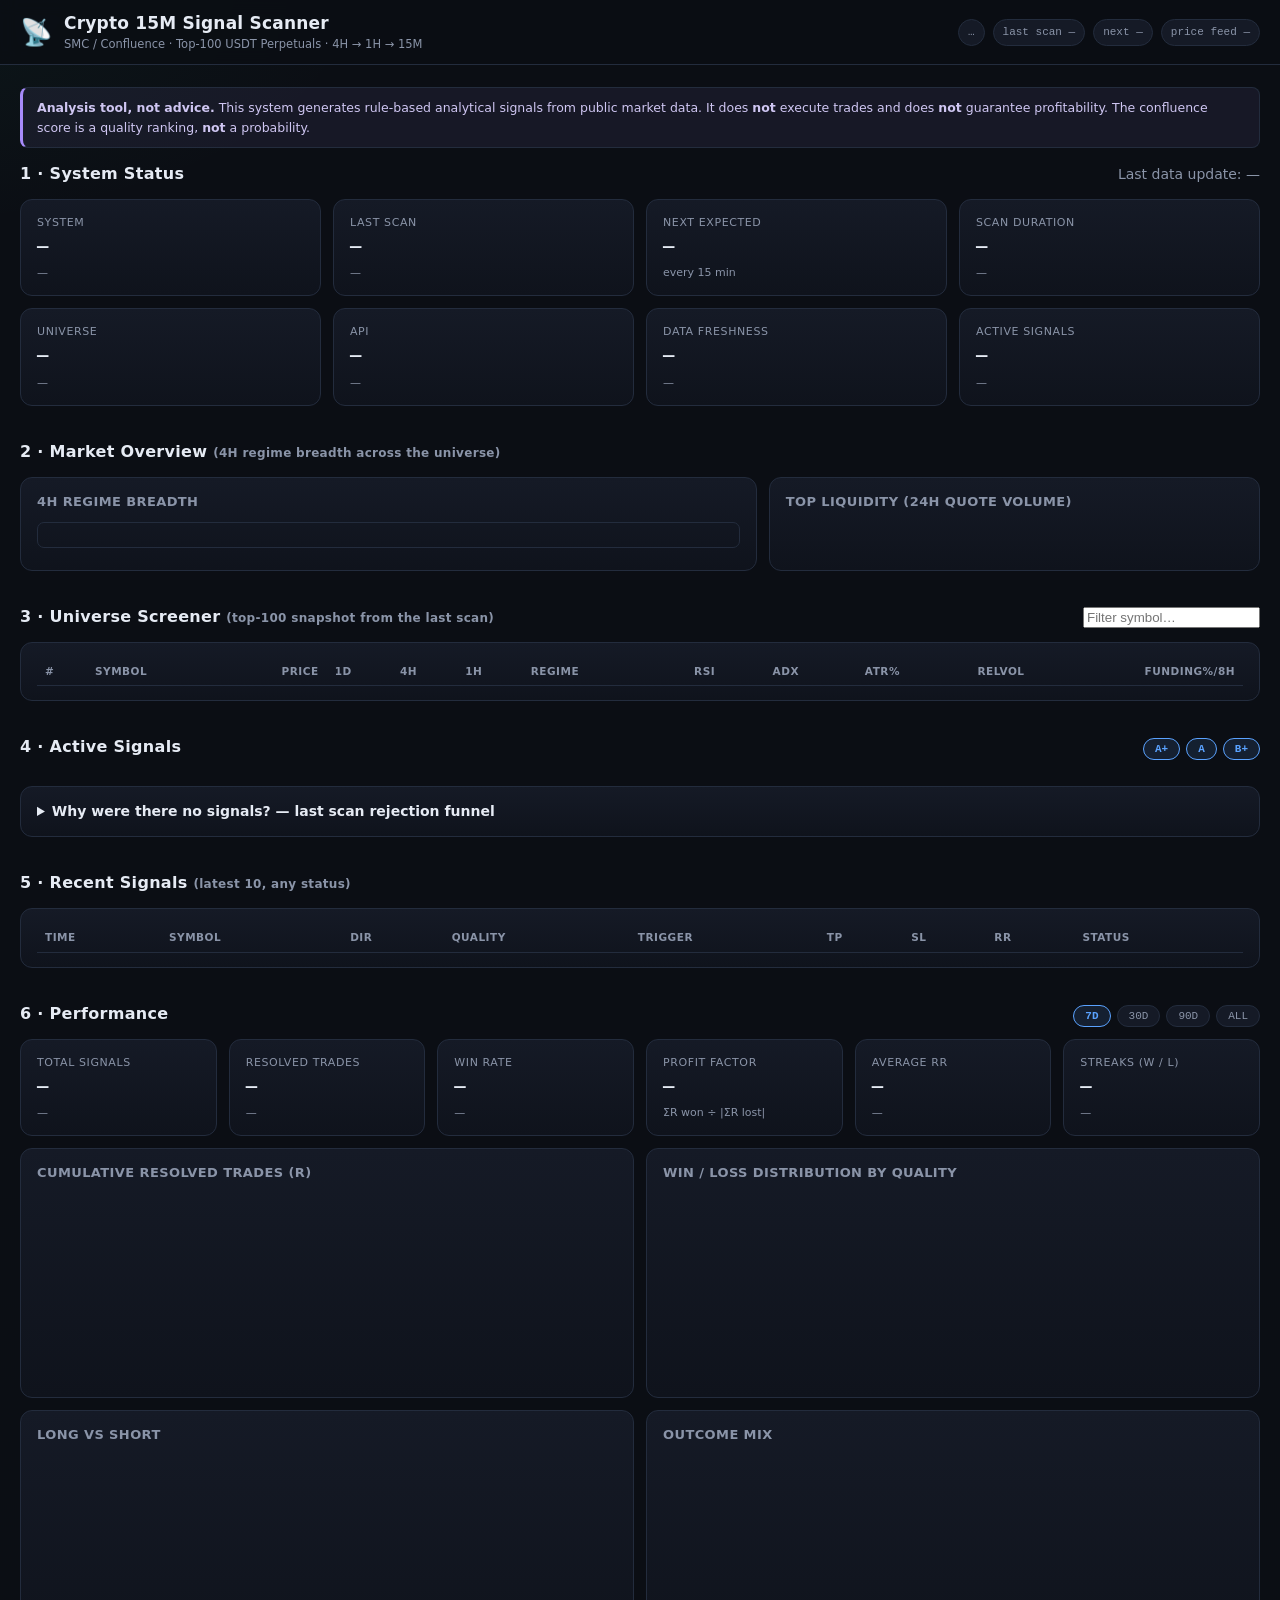
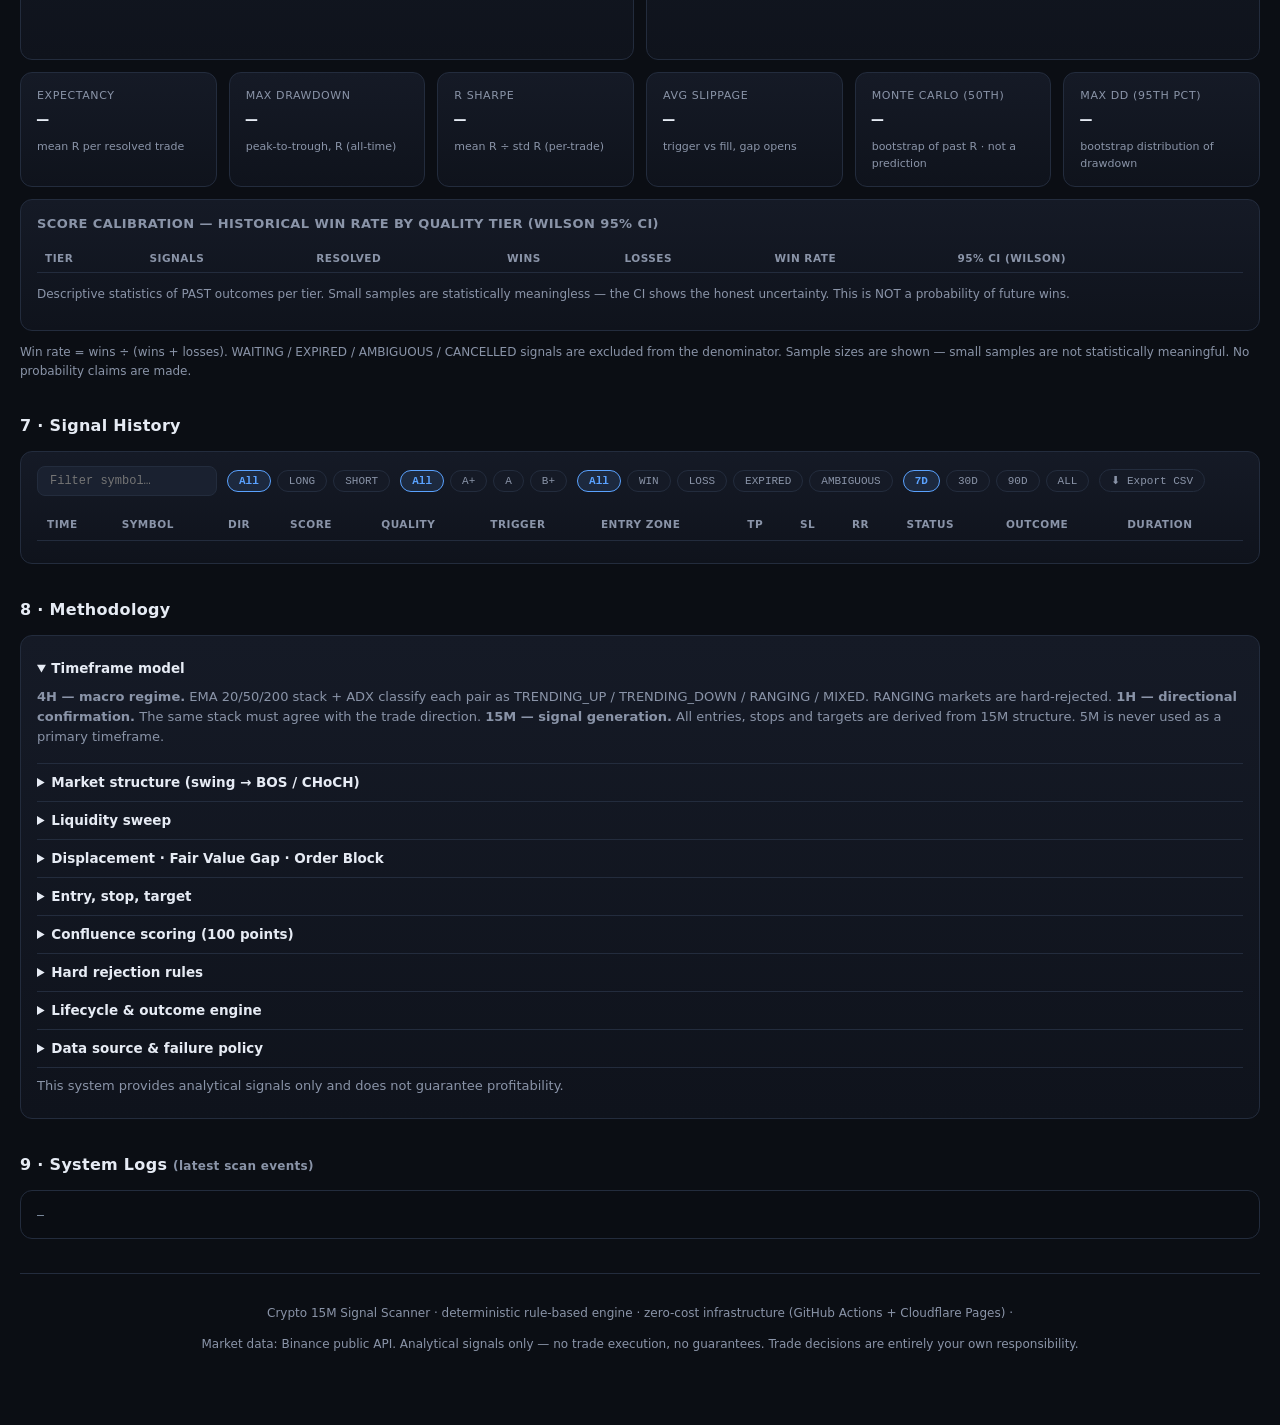
<file: frontend/preview.html>
<!DOCTYPE html>
<html lang="en">
<head>
<meta charset="UTF-8">
<meta name="viewport" content="width=device-width, initial-scale=1.0">
<title>Crypto 15M Signal Scanner — SMC Confluence Dashboard</title>
<meta name="description" content="Rule-based multi-timeframe crypto signal scanner. Analytical signals only — not financial advice.">
<style>
/* Crypto 15M Signal Scanner — dark professional theme (no external assets) */
:root {
  --bg: #0b0e14;
  --bg-2: #0f131c;
  --card: #151a26;
  --card-2: #1a2130;
  --line: #232c3d;
  --text: #e6ebf4;
  --muted: #8a94a8;
  --green: #22c383;
  --green-dim: rgba(34, 195, 131, .12);
  --red: #f0546c;
  --red-dim: rgba(240, 84, 108, .12);
  --amber: #f5b95c;
  --amber-dim: rgba(245, 185, 92, .12);
  --blue: #5aa2ff;
  --blue-dim: rgba(90, 162, 255, .12);
  --violet: #a78bfa;
  --gold: #ffd166;
  --font: "Inter", "Segoe UI", system-ui, -apple-system, Roboto, "Helvetica Neue", Arial, sans-serif;
  --mono: "JetBrains Mono", "SFMono-Regular", Consolas, "Liberation Mono", Menlo, monospace;
}

* { box-sizing: border-box; }
html { scroll-behavior: smooth; }
body {
  margin: 0;
  font-family: var(--font);
  background:
    radial-gradient(1100px 500px at 85% -10%, rgba(90, 162, 255, .07), transparent 60%),
    radial-gradient(900px 420px at -10% 0%, rgba(34, 195, 131, .05), transparent 55%),
    var(--bg);
  color: var(--text);
  font-size: 14px;
  line-height: 1.55;
}

/* ---------------- top bar ---------------- */
.topbar {
  position: sticky; top: 0; z-index: 50;
  background: rgba(11, 14, 20, .88);
  backdrop-filter: blur(8px);
  border-bottom: 1px solid var(--line);
}
.topbar-inner {
  max-width: 1280px; margin: 0 auto; padding: 10px 20px;
  display: flex; align-items: center; justify-content: space-between; gap: 14px; flex-wrap: wrap;
}
.brand { display: flex; align-items: center; gap: 12px; }
.brand-icon { font-size: 26px; }
.brand h1 { font-size: 17px; margin: 0; letter-spacing: .2px; }
.brand-sub { margin: 0; color: var(--muted); font-size: 11.5px; }
.top-status { display: flex; gap: 8px; flex-wrap: wrap; }
.chip {
  font-family: var(--mono); font-size: 11px; padding: 4px 9px; border-radius: 999px;
  border: 1px solid var(--line); background: var(--card); color: var(--muted); white-space: nowrap;
}
.chip-ok { color: var(--green); border-color: rgba(34,195,131,.4); background: var(--green-dim); }
.chip-warn { color: var(--amber); border-color: rgba(245,185,92,.4); background: var(--amber-dim); }
.chip-bad { color: var(--red); border-color: rgba(240,84,108,.4); background: var(--red-dim); }
.chip-idle { color: var(--muted); }

/* ---------------- layout ---------------- */
.container { max-width: 1280px; margin: 0 auto; padding: 22px 20px 60px; }
.section { margin-bottom: 34px; }
.section-head {
  display: flex; align-items: baseline; justify-content: space-between;
  gap: 12px; flex-wrap: wrap; margin-bottom: 12px;
}
.section-head h2 { font-size: 16px; margin: 0; letter-spacing: .3px; }
.muted { color: var(--muted); }
.small { font-size: 12px; }
.hidden { display: none !important; }

.notice {
  border: 1px solid var(--line); border-left: 3px solid var(--blue);
  background: var(--blue-dim); border-radius: 8px;
  padding: 10px 14px; margin-bottom: 14px; font-size: 12.5px; color: #c7d4ea;
}
.notice.warn { border-left-color: var(--amber); background: var(--amber-dim); color: #f0d9b8; }
.notice.disclaimer { border-left-color: var(--violet); background: rgba(167,139,250,.08); color: #cfc6f2; }

.grid { display: grid; gap: 12px; }
.grid-status { grid-template-columns: repeat(4, 1fr); }
.grid-overview { grid-template-columns: 3fr 2fr; }
.grid-perf { grid-template-columns: repeat(6, 1fr); }
.grid-charts { grid-template-columns: repeat(2, 1fr); margin-top: 12px; }

.card {
  background: linear-gradient(180deg, var(--card), var(--bg-2));
  border: 1px solid var(--line); border-radius: 12px; padding: 14px 16px;
}
.card h3 { margin: 0 0 10px; font-size: 13px; color: var(--muted); font-weight: 600; letter-spacing: .4px; text-transform: uppercase; }

.stat { display: flex; flex-direction: column; gap: 2px; }
.stat-label { font-size: 11px; text-transform: uppercase; letter-spacing: .6px; color: var(--muted); }
.stat-value { font-size: 19px; font-weight: 700; font-family: var(--mono); }
.stat-sub { font-size: 11px; color: var(--muted); }

/* ---------------- market overview ---------------- */
.breadth-bar { display: flex; height: 26px; border-radius: 7px; overflow: hidden; border: 1px solid var(--line); }
.breadth-bar .seg { display: flex; align-items: center; justify-content: center; font-size: 11px; font-family: var(--mono); color: #0b0e14; font-weight: 700; min-width: 0; white-space: nowrap; overflow: hidden; }
.breadth-legend { display: flex; gap: 14px; margin-top: 8px; font-size: 12px; color: var(--muted); flex-wrap: wrap; }
.dot { display: inline-block; width: 9px; height: 9px; border-radius: 3px; margin-right: 5px; }
.top-list { margin: 0; padding-left: 0; list-style: none; counter-reset: top; }
.top-list li {
  display: flex; justify-content: space-between; padding: 5px 0;
  border-bottom: 1px dashed var(--line); font-family: var(--mono); font-size: 12.5px;
}
.top-list li:last-child { border-bottom: 0; }
.top-list .rank { color: var(--muted); margin-right: 8px; }

/* ---------------- signal cards ---------------- */
.signal-grid { display: grid; grid-template-columns: repeat(auto-fill, minmax(330px, 1fr)); gap: 12px; }
.sig-card { border-radius: 12px; border: 1px solid var(--line); background: linear-gradient(180deg, var(--card), var(--bg-2)); overflow: hidden; }
.sig-card.long { border-color: rgba(34, 195, 131, .35); }
.sig-card.short { border-color: rgba(240, 84, 108, .35); }
.sig-head { display: flex; align-items: center; justify-content: space-between; padding: 10px 14px; border-bottom: 1px solid var(--line); }
.sig-symbol { font-family: var(--mono); font-weight: 700; font-size: 15px; letter-spacing: .4px; }
.sig-dir { font-family: var(--mono); font-size: 11px; font-weight: 800; padding: 3px 9px; border-radius: 6px; }
.long .sig-dir { background: var(--green-dim); color: var(--green); }
.short .sig-dir { background: var(--red-dim); color: var(--red); }
.sig-quality { font-family: var(--mono); font-size: 12px; font-weight: 800; padding: 3px 9px; border-radius: 6px; border: 1px solid; }
.q-A\+ { color: var(--gold); border-color: rgba(255, 209, 102, .5); background: rgba(255,209,102,.08); }
.q-A { color: var(--green); border-color: rgba(34,195,131,.5); background: var(--green-dim); }
.q-B\+ { color: var(--blue); border-color: rgba(90,162,255,.5); background: var(--blue-dim); }

.sig-price-row { display: flex; gap: 10px; padding: 10px 14px; }
.price-box { flex: 1; border: 1px solid var(--line); border-radius: 9px; padding: 8px 10px; background: var(--card-2); }
.price-box .lbl { font-size: 10px; text-transform: uppercase; letter-spacing: .5px; color: var(--muted); display: flex; justify-content: space-between; }
.price-box .val { font-family: var(--mono); font-size: 15px; font-weight: 700; margin-top: 2px; }
.price-box .sub { font-size: 10.5px; color: var(--muted); font-family: var(--mono); }
.trigger-gap { color: var(--muted); font-family: var(--mono); font-size: 11px; margin-top: 3px; }

.sig-levels { padding: 4px 14px 10px; display: grid; grid-template-columns: 1fr 1fr 1fr; gap: 8px; }
.lvl { border-radius: 8px; padding: 7px 9px; border: 1px solid var(--line); background: var(--card-2); }
.lvl .lbl { font-size: 10px; color: var(--muted); text-transform: uppercase; letter-spacing: .5px; }
.lvl .val { font-family: var(--mono); font-size: 13px; font-weight: 600; }
.lvl.tp .val { color: var(--green); }
.lvl.sl .val { color: var(--red); }
.lvl.rr .val { color: var(--amber); }

.sig-meta { padding: 8px 14px; border-top: 1px solid var(--line); display: flex; flex-wrap: wrap; gap: 6px; }
.tag { font-family: var(--mono); font-size: 10.5px; padding: 3px 8px; border-radius: 5px; background: var(--card-2); border: 1px solid var(--line); color: var(--muted); }
.tag b { color: var(--text); font-weight: 600; }
.tag.on { color: var(--green); border-color: rgba(34,195,131,.35); }
.tag.off { opacity: .6; }
.sig-status { padding: 8px 14px 12px; display: flex; justify-content: space-between; align-items: center; }
.status-badge { font-family: var(--mono); font-size: 11.5px; font-weight: 800; padding: 4px 10px; border-radius: 6px; }
.st-WAITING_TRIGGER { background: var(--blue-dim); color: var(--blue); }
.st-TRIGGERED { background: var(--amber-dim); color: var(--amber); }
.st-WIN { background: var(--green-dim); color: var(--green); }
.st-LOSS { background: var(--red-dim); color: var(--red); }
.st-EXPIRED, .st-CANCELLED, .st-AMBIGUOUS { background: var(--card-2); color: var(--muted); }
.sig-time { font-size: 10.5px; color: var(--muted); font-family: var(--mono); }

/* ---------------- tables ---------------- */
.table-wrap { overflow-x: auto; }
.table { width: 100%; border-collapse: collapse; font-size: 12.5px; }
.table th {
  text-align: left; font-size: 10.5px; text-transform: uppercase; letter-spacing: .5px;
  color: var(--muted); padding: 8px 10px; border-bottom: 1px solid var(--line); white-space: nowrap;
}
.table td { padding: 7px 10px; border-bottom: 1px solid rgba(35, 44, 61, .5); white-space: nowrap; font-family: var(--mono); }
.table tbody tr:hover { background: rgba(90, 162, 255, .04); }
.table .num { text-align: right; }
.table.compact td, .table.compact th { padding: 6px 8px; }
.dir-l { color: var(--green); font-weight: 700; }
.dir-s { color: var(--red); font-weight: 700; }
.empty { color: var(--muted); font-size: 13px; padding: 18px; text-align: center; }

/* ---------------- controls ---------------- */
.filter-pills { display: flex; gap: 6px; flex-wrap: wrap; }
.pill {
  font-family: var(--mono); font-size: 11px; padding: 4px 11px; cursor: pointer;
  border-radius: 999px; border: 1px solid var(--line); background: var(--card); color: var(--muted);
  transition: all .15s;
}
.pill:hover { border-color: var(--blue); color: var(--text); }
.pill.active { background: var(--blue-dim); border-color: var(--blue); color: var(--blue); font-weight: 700; }
.history-controls { display: flex; gap: 10px; flex-wrap: wrap; align-items: center; margin-bottom: 12px; }
#hist-search {
  background: var(--card-2); border: 1px solid var(--line); color: var(--text);
  border-radius: 8px; padding: 7px 12px; font-family: var(--mono); font-size: 12px; width: 180px; outline: none;
}
#hist-search:focus { border-color: var(--blue); }
#history-count { padding: 8px 2px 0; }

/* ---------------- charts ---------------- */
.chart-card .chart { min-height: 190px; }
.chart svg { width: 100%; height: 190px; display: block; }
.chart .axis-label { font-size: 10px; fill: var(--muted); font-family: var(--mono); }
.chart .bar-label { font-size: 10px; fill: var(--text); font-family: var(--mono); }
.chart .grid-line { stroke: var(--line); stroke-width: 1; stroke-dasharray: 3 4; }
.chart .zero-line { stroke: var(--muted); stroke-width: 1; }

/* ---------------- methodology & logs ---------------- */
.methodology details { border-bottom: 1px solid var(--line); padding: 8px 0; }
.methodology summary { cursor: pointer; font-weight: 600; font-size: 13.5px; color: var(--text); }
.methodology p { color: var(--muted); font-size: 13px; margin: 8px 0; }
.log-box { background: #0a0d13; }
.log-box pre {
  margin: 0; font-family: var(--mono); font-size: 11.5px; line-height: 1.7;
  color: #9fb0c8; max-height: 340px; overflow-y: auto; white-space: pre-wrap;
}
.log-box .lv-info { color: var(--muted); }
.log-box .lv-warn { color: var(--amber); }
.log-box .lv-error { color: var(--red); }

.footer { border-top: 1px solid var(--line); padding-top: 18px; text-align: center; font-size: 12px; color: var(--muted); }

/* ---------------- responsive ---------------- */
@media (max-width: 1080px) {
  .grid-status { grid-template-columns: repeat(2, 1fr); }
  .grid-perf { grid-template-columns: repeat(3, 1fr); }
  .grid-overview { grid-template-columns: 1fr; }
}
@media (max-width: 640px) {
  .topbar-inner { padding: 10px 14px; }
  .container { padding: 16px 12px 40px; }
  .grid-status, .grid-perf, .grid-charts { grid-template-columns: 1fr; }
  .signal-grid { grid-template-columns: 1fr; }
  .brand h1 { font-size: 15px; }
  .stat-value { font-size: 17px; }
  .top-status { width: 100%; }
}

/* Stale-data mode: when the browser detects the published data is older than
   the scan cadence allows, the whole page is visibly marked so a snapshot is
   never mistaken for a live market view. */
body.data-stale .signal-grid,
body.data-stale #screener,
body.data-stale #market-overview { opacity: .72; }
body.data-stale .notice.warn,
body.data-stale #health-notice {
  border-left: 4px solid var(--red);
  font-weight: 600;
}

/* Rejection funnel */
.funnel-card { padding: 14px 16px; margin-top: 14px; }
.funnel-card summary { cursor: pointer; font-weight: 600; }
.funnel-card .num { text-align: right; font-variant-numeric: tabular-nums; }
.funnel-card table { width: 100%; margin-top: 10px; }

</style>
<link rel="manifest" href="manifest.webmanifest">
<link rel="icon" type="image/svg+xml" href="icon.svg">
<meta name="theme-color" content="#0b0e14">
<link rel="icon" href="data:image/svg+xml,<svg xmlns='http://www.w3.org/2000/svg' viewBox='0 0 100 100'><text y='.9em' font-size='90'>📡</text></svg>">
</head>
<body>
<header class="topbar">
  <div class="topbar-inner">
    <div class="brand">
      <span class="brand-icon">📡</span>
      <div>
        <h1>Crypto 15M Signal Scanner</h1>
        <p class="brand-sub">SMC / Confluence · Top-100 USDT Perpetuals · 4H → 1H → 15M</p>
      </div>
    </div>
    <div class="top-status" id="top-status">
      <span class="chip chip-idle" id="chip-health">…</span>
      <span class="chip" id="chip-lastscan">last scan —</span>
      <span class="chip" id="chip-nextscan">next —</span>
      <span class="chip" id="chip-price-mode">price feed —</span>
    </div>
  </div>
</header>

<main class="container">

  <div class="notice hidden" id="preview-notice">
    Data files can't be fetched in this context (opened as an offline file or a sandboxed
    preview). Showing the embedded snapshot instead — live prices still refresh in-browser
    when reachable. Host over HTTP (Cloudflare Pages / GitHub Pages / a local server) for
    fully auto-refreshing data.
  </div>
  <div class="notice warn hidden" id="health-notice"></div>
  <div class="notice disclaimer">
    <strong>Analysis tool, not advice.</strong> This system generates rule-based analytical
    signals from public market data. It does <strong>not</strong> execute trades and does
    <strong>not</strong> guarantee profitability. The confluence score is a quality ranking,
    <strong>not</strong> a probability.
  </div>

  <!-- ============ SYSTEM STATUS ============ -->
  <section id="system-status" class="section">
    <div class="section-head">
      <h2>1 · System Status</h2>
      <span class="muted" id="data-updated">Last data update: —</span>
    </div>
    <div class="grid grid-status">
      <div class="card stat"><span class="stat-label">System</span><span class="stat-value" id="st-system">—</span><span class="stat-sub" id="st-health-sub">—</span></div>
      <div class="card stat"><span class="stat-label">Last Scan</span><span class="stat-value" id="st-lastscan">—</span><span class="stat-sub" id="st-jitter">—</span></div>
      <div class="card stat"><span class="stat-label">Next Expected</span><span class="stat-value" id="st-nextscan">—</span><span class="stat-sub">every 15 min</span></div>
      <div class="card stat"><span class="stat-label">Scan Duration</span><span class="stat-value" id="st-duration">—</span><span class="stat-sub" id="st-symbols">—</span></div>
      <div class="card stat"><span class="stat-label">Universe</span><span class="stat-value" id="st-universe">—</span><span class="stat-sub" id="st-universe-src">—</span></div>
      <div class="card stat"><span class="stat-label">API</span><span class="stat-value" id="st-api">—</span><span class="stat-sub" id="st-api-reqs">—</span></div>
      <div class="card stat"><span class="stat-label">Data Freshness</span><span class="stat-value" id="st-fresh">—</span><span class="stat-sub" id="st-fresh-age">—</span></div>
      <div class="card stat"><span class="stat-label">Active Signals</span><span class="stat-value" id="st-active">—</span><span class="stat-sub" id="st-active-sub">—</span></div>
    </div>
  </section>

  <!-- ============ MARKET OVERVIEW ============ -->
  <section id="market-overview" class="section">
    <div class="section-head"><h2>2 · Market Overview <span class="muted small">(4H regime breadth across the universe)</span></h2></div>
    <div class="grid grid-overview">
      <div class="card overview-breadth">
        <h3>4H Regime Breadth</h3>
        <div class="breadth-bar" id="breadth-bar"></div>
        <div class="breadth-legend" id="breadth-legend"></div>
      </div>
      <div class="card overview-top">
        <h3>Top Liquidity (24h quote volume)</h3>
        <ol class="top-list" id="top-volume"></ol>
      </div>
    </div>
  </section>

  <!-- ============ SCREENER ============ -->
  <section id="screener" class="section">
    <div class="section-head">
      <h2>3 · Universe Screener <span class="muted small">(top-100 snapshot from the last scan)</span></h2>
      <input type="search" id="screener-search" placeholder="Filter symbol…">
    </div>
    <div class="card">
      <div class="screener-legend" id="screener-meta"></div>
      <div class="table-wrap screener-wrap">
        <table class="table compact" id="screener-table">
          <thead><tr>
            <th data-k="rank" class="sortable">#</th>
            <th data-k="symbol" class="sortable">Symbol</th>
            <th data-k="price" class="sortable num">Price</th>
            <th data-k="bias1d" class="sortable">1D</th>
            <th data-k="bias4h" class="sortable">4H</th>
            <th data-k="bias1h" class="sortable">1H</th>
            <th data-k="regime" class="sortable">Regime</th>
            <th data-k="rsi" class="sortable num">RSI</th>
            <th data-k="adx" class="sortable num">ADX</th>
            <th data-k="atrPercent" class="sortable num">ATR%</th>
            <th data-k="relVolume" class="sortable num">RelVol</th>
            <th data-k="fundingRatePct" class="sortable num">Funding%/8h</th>
          </tr></thead>
          <tbody></tbody>
        </table>
        <div class="empty small hidden" id="screener-empty">Screener appears after the first scan writes a universe snapshot.</div>
      </div>
    </div>
  </section>

  <!-- ============ ACTIVE SIGNALS ============ -->
  <section id="active-signals" class="section">
    <div class="section-head">
      <h2>4 · Active Signals</h2>
      <div class="filter-pills" id="active-filter">
        <button class="pill active" data-q="A+">A+</button>
        <button class="pill active" data-q="A">A</button>
        <button class="pill active" data-q="B+">B+</button>
      </div>
    </div>
    <div id="active-empty" class="card empty hidden">No active signals. The engine publishes only
      high-confluence setups (score ≥ 80) — an empty board means no qualifying structure right now.
      Zero forced signals is by design.</div>
    <div class="signal-grid" id="active-grid"></div>

    <!-- Why zero? The funnel below is the answer. Without it "no signals"
         is indistinguishable from "engine broken". -->
    <details class="card funnel-card" id="funnel-card">
      <summary>Why were there no signals? — last scan rejection funnel</summary>
      <p class="muted small" id="funnel-intro">—</p>
      <table class="table compact" id="funnel-table">
        <thead><tr><th>Gate (in evaluation order)</th><th class="num">Rejected</th><th class="num">Survivors</th></tr></thead>
        <tbody></tbody>
      </table>
      <p class="muted small">Each gate only sees what survived the one above it. The gate that
        drops the most is the one actually constraining the system — tune that one, not the
        thresholds further down.</p>
    </details>
  </section>

  <!-- ============ RECENT SIGNALS ============ -->
  <section id="recent-signals" class="section">
    <div class="section-head"><h2>5 · Recent Signals <span class="muted small">(latest 10, any status)</span></h2></div>
    <div class="card table-wrap">
      <table class="table compact" id="recent-table">
        <thead><tr><th>Time</th><th>Symbol</th><th>Dir</th><th>Quality</th><th>Trigger</th><th>TP</th><th>SL</th><th>RR</th><th>Status</th></tr></thead>
        <tbody></tbody>
      </table>
      <div class="empty small hidden" id="recent-empty">No signals generated yet — history builds as scans run every 15 minutes.</div>
    </div>
  </section>

  <!-- ============ PERFORMANCE ============ -->
  <section id="performance" class="section">
    <div class="section-head">
      <h2>6 · Performance</h2>
      <div class="filter-pills" id="perf-range">
        <button class="pill active" data-range="7">7D</button>
        <button class="pill" data-range="30">30D</button>
        <button class="pill" data-range="90">90D</button>
        <button class="pill" data-range="0">ALL</button>
      </div>
    </div>
    <div class="grid grid-perf">
      <div class="card stat"><span class="stat-label">Total Signals</span><span class="stat-value" id="pf-total">—</span><span class="stat-sub" id="pf-waiting">—</span></div>
      <div class="card stat"><span class="stat-label">Resolved Trades</span><span class="stat-value" id="pf-resolved">—</span><span class="stat-sub" id="pf-split">—</span></div>
      <div class="card stat"><span class="stat-label">Win Rate</span><span class="stat-value" id="pf-winrate">—</span><span class="stat-sub" id="pf-winrate-n">—</span></div>
      <div class="card stat"><span class="stat-label">Profit Factor</span><span class="stat-value" id="pf-pf">—</span><span class="stat-sub">ΣR won ÷ |ΣR lost|</span></div>
      <div class="card stat"><span class="stat-label">Average RR</span><span class="stat-value" id="pf-rr">—</span><span class="stat-sub" id="pf-score">—</span></div>
      <div class="card stat"><span class="stat-label">Streaks (W / L)</span><span class="stat-value" id="pf-streaks">—</span><span class="stat-sub" id="pf-times">—</span></div>
    </div>
    <div class="grid grid-charts">
      <div class="card chart-card"><h3>Cumulative resolved trades (R)</h3><div id="chart-equity" class="chart"></div></div>
      <div class="card chart-card"><h3>Win / loss distribution by quality</h3><div id="chart-quality" class="chart"></div></div>
      <div class="card chart-card"><h3>LONG vs SHORT</h3><div id="chart-direction" class="chart"></div></div>
      <div class="card chart-card"><h3>Outcome mix</h3><div id="chart-outcomes" class="chart"></div></div>
    </div>
    <div class="grid grid-perf" style="margin-top:12px">
      <div class="card stat"><span class="stat-label">Expectancy</span><span class="stat-value" id="pf-expectancy">—</span><span class="stat-sub">mean R per resolved trade</span></div>
      <div class="card stat"><span class="stat-label">Max Drawdown</span><span class="stat-value" id="pf-maxdd">—</span><span class="stat-sub">peak-to-trough, R (all-time)</span></div>
      <div class="card stat"><span class="stat-label">R Sharpe</span><span class="stat-value" id="pf-sharpe">—</span><span class="stat-sub">mean R ÷ std R (per-trade)</span></div>
      <div class="card stat"><span class="stat-label">Avg Slippage</span><span class="stat-value" id="pf-slip">—</span><span class="stat-sub" id="pf-slip-n">trigger vs fill, gap opens</span></div>
      <div class="card stat"><span class="stat-label">Monte Carlo (50th)</span><span class="stat-value" id="pf-mc">—</span><span class="stat-sub" id="pf-mc-sub">bootstrap of past R · not a prediction</span></div>
      <div class="card stat"><span class="stat-label">Max DD (95th pct)</span><span class="stat-value" id="pf-mcdd">—</span><span class="stat-sub">bootstrap distribution of drawdown</span></div>
    </div>
    <div class="card" style="margin-top:12px">
      <h3>Score calibration — historical win rate by quality tier (Wilson 95% CI)</h3>
      <div class="table-wrap">
        <table class="table compact" id="calibration-table">
          <thead><tr><th>Tier</th><th>Signals</th><th>Resolved</th><th>Wins</th><th>Losses</th><th>Win rate</th><th>95% CI (Wilson)</th></tr></thead>
          <tbody></tbody>
        </table>
      </div>
      <p class="muted small">Descriptive statistics of PAST outcomes per tier. Small samples are
        statistically meaningless — the CI shows the honest uncertainty. This is NOT a probability
        of future wins.</p>
    </div>
    <p class="muted small">Win rate = wins ÷ (wins + losses). WAITING / EXPIRED / AMBIGUOUS / CANCELLED
      signals are excluded from the denominator. Sample sizes are shown — small samples are not
      statistically meaningful. No probability claims are made.</p>
  </section>

  <!-- ============ SIGNAL HISTORY ============ -->
  <section id="signal-history" class="section">
    <div class="section-head"><h2>7 · Signal History</h2></div>
    <div class="card">
      <div class="history-controls">
        <input type="search" id="hist-search" placeholder="Filter symbol…">
        <div class="filter-pills" id="hist-direction">
          <button class="pill active" data-d="all">All</button>
          <button class="pill" data-d="long">LONG</button>
          <button class="pill" data-d="short">SHORT</button>
        </div>
        <div class="filter-pills" id="hist-quality">
          <button class="pill active" data-q="all">All</button>
          <button class="pill" data-q="A+">A+</button>
          <button class="pill" data-q="A">A</button>
          <button class="pill" data-q="B+">B+</button>
        </div>
        <div class="filter-pills" id="hist-outcome">
          <button class="pill active" data-o="all">All</button>
          <button class="pill" data-o="WIN">WIN</button>
          <button class="pill" data-o="LOSS">LOSS</button>
          <button class="pill" data-o="EXPIRED">EXPIRED</button>
          <button class="pill" data-o="AMBIGUOUS">AMBIGUOUS</button>
        </div>
        <div class="filter-pills" id="hist-range">
          <button class="pill active" data-range="7">7D</button>
          <button class="pill" data-range="30">30D</button>
          <button class="pill" data-range="90">90D</button>
          <button class="pill" data-range="0">ALL</button>
        </div>
        <button class="pill" id="csv-export" title="Export the filtered history to CSV">⬇ Export CSV</button>
      </div>
      <div class="table-wrap">
        <table class="table" id="history-table">
          <thead><tr>
            <th>Time</th><th>Symbol</th><th>Dir</th><th>Score</th><th>Quality</th>
            <th>Trigger</th><th>Entry Zone</th><th>TP</th><th>SL</th><th>RR</th>
            <th>Status</th><th>Outcome</th><th>Duration</th>
          </tr></thead>
          <tbody></tbody>
        </table>
        <div class="empty small hidden" id="history-empty">No signals match the current filters.</div>
      </div>
      <div class="muted small" id="history-count"></div>
    </div>
  </section>

  <!-- ============ METHODOLOGY ============ -->
  <section id="methodology" class="section">
    <div class="section-head"><h2>8 · Methodology</h2></div>
    <div class="card methodology">
      <details open><summary>Timeframe model</summary>
        <p><strong>4H — macro regime.</strong> EMA 20/50/200 stack + ADX classify each pair as
        TRENDING_UP / TRENDING_DOWN / RANGING / MIXED. RANGING markets are hard-rejected.
        <strong>1H — directional confirmation.</strong> The same stack must agree with the trade
        direction. <strong>15M — signal generation.</strong> All entries, stops and targets are
        derived from 15M structure. 5M is never used as a primary timeframe.</p></details>
      <details><summary>Market structure (swing → BOS / CHoCH)</summary>
        <p>Swing highs/lows are 2-bar fractals, only usable once <em>confirmed</em> two bars later
        (strictly no lookahead). A <strong>BOS</strong> is a <em>close</em> beyond the most recent
        confirmed swing in the trend direction (continuation). A <strong>CHoCH</strong> is a close
        against the established trend (character change). Wick breaks never count. HH/HL/LH/LL and
        equal-high/low pools (ATR tolerance) map the structure sequence.</p></details>
      <details><summary>Liquidity sweep</summary>
        <p>A candle wicks beyond a prior confirmed swing high/low (excursion ≤ 1× ATR) but
        <em>closes back</em> on the original side — a stop-hunt rejection proxy. Real
        breakout-and-acceptance is not classified as a sweep.</p></details>
      <details><summary>Displacement · Fair Value Gap · Order Block</summary>
        <p><strong>Displacement:</strong> candle body ≥ 1.5× ATR (institutional imbalance proxy).
        <strong>FVG (3-candle model):</strong> candle-3 low leaves a gap above candle-1 high
        (bullish) or below its low (bearish); gaps smaller than 0.1× ATR are ignored.
        <strong>Order Block:</strong> the last opposite-colour candle before a displacement that
        broke structure; zone = that candle's full range. These are price-action proxies — the
        system does not claim to see real institutional orders.</p></details>
      <details><summary>Entry, stop, target</summary>
        <p>Signals are <em>limit-of-intention</em> style: LONG trigger = confirmation-candle high
        + 0.1× ATR (buy-stop); entry zone = trigger − 0.5× ATR → trigger. A signal stays
        WAITING_TRIGGER until real price trades through the trigger. Stop = swept invalidation
        structure ± 0.5× ATR buffer (never a fixed percentage; rejected if &gt; 3.5× ATR).
        Targets are the nearest <em>real</em> swing-liquidity levels offering RR ≥ 2.5, preferring
        ≥ 3R when structure allows. Setups whose nearest realistic liquidity cannot fund the RR
        are rejected — TP is never fabricated.</p></details>
      <details><summary>Confluence scoring (100 points)</summary>
        <p>HTF alignment 20 · market structure 20 · liquidity/SMC 20 · momentum 15 · volume 10 ·
        volatility 5 · risk/reward 10. Tiers: <strong>A+ ≥ 90, A ≥ 85, B+ ≥ 80</strong> — anything
        below 80 is never published. The score ranks confluence quality; it is NOT a win
        probability.</p></details>
      <details><summary>Hard rejection rules</summary>
        <p>Regardless of score, a setup is rejected when: 4H and 1H both oppose the direction;
        RR &lt; 2.5; 4H regime is RANGING; ADX &lt; 15 with no emerging-trend evidence (DI aligned
        + ADX rising / DI spread ≥ 3); relative volume &lt; 1.2×; stop distance abnormal; entry
        pressed against major opposing structure; price has already displaced too far (late
        entry); data stale or candles missing; the symbol already has an active same-direction
        signal; a duplicate setup is inside the cooldown window; or any data-integrity check
        fails. Signals can never depend on future candles (replay-verified).</p></details>
      <details><summary>Lifecycle &amp; outcome engine</summary>
        <p>WAITING_TRIGGER → TRIGGERED (price trades the trigger; gap opens fill at the open) →
        WIN (TP) / LOSS (SL) / AMBIGUOUS (both touched in one candle and 1-minute data cannot
        determine order — never counted as a win) / CANCELLED (max holding 4h) / EXPIRED (no
        trigger within 12 × 15m candles). Signals are immutable after generation: entry, trigger,
        SL and TP are never rewritten (no repainting).</p></details>
      <details><summary>Data source &amp; failure policy</summary>
        <p>Binance USDⓈ-M public market data only (no API key, no account access). If data cannot
        be retrieved, the scan is marked degraded/failed, previous valid data is retained, and no
        simulated values are ever produced. Frontend prices are labelled LIVE only when the
        browser successfully refreshed them from the exchange.</p></details>
      <p class="muted">This system provides analytical signals only and does not guarantee profitability.</p>
    </div>
  </section>

  <!-- ============ SYSTEM LOGS ============ -->
  <section id="system-logs" class="section">
    <div class="section-head"><h2>9 · System Logs <span class="muted small">(latest scan events)</span></h2></div>
    <div class="card log-box"><pre id="log-box">—</pre></div>
  </section>

  <footer class="footer">
    <p>Crypto 15M Signal Scanner · deterministic rule-based engine · zero-cost infrastructure
      (GitHub Actions + Cloudflare Pages) · <span id="ft-version"></span></p>
    <p class="muted small">Market data: Binance public API. Analytical signals only — no trade
      execution, no guarantees. Trade decisions are entirely your own responsibility.</p>
  </footer>
</main>

<script>
/* Crypto 15M Signal Scanner — dashboard logic (vanilla JS, no dependencies).
 *
 * Data flow:
 *  - /data/*.json files are refreshed every 60 s (produced by the Python engine
 *    every 15 min via GitHub Actions). The "last data update" label always shows
 *    the browser refresh time of those files.
 *  - Live prices are fetched directly from Binance's public ticker every 20 s.
 *    A price is labelled "LIVE" ONLY when that browser fetch succeeded; if it
 *    fails we fall back to the scan-time price and label it "SCAN".
 *  - Performance metrics for the selected date range are recomputed client-side
 *    from signals.json with the same definitions as the Python engine
 *    (win rate = wins / (wins + losses); ambiguous/expired excluded).
 */
"use strict";

const DATA_INTERVAL_MS = 60_000;
const PRICE_INTERVAL_MS = 20_000;
const PRICE_ENDPOINTS = [
  "https://fapi.binance.com/fapi/v1/ticker/price",
  "https://www.binance.com/fapi/v1/ticker/price",
];

const TZ = "Asia/Kuala_Lumpur";
const $ = (id) => document.getElementById(id);
const fmtTime = (ms) => ms ? new Date(ms).toLocaleString("en-MY", {
  timeZone: TZ, hour12: false, day: "2-digit", month: "short",
  hour: "2-digit", minute: "2-digit", second: "2-digit" }) : "—";
const fmtClock = (ms) => ms ? new Date(ms).toLocaleTimeString("en-MY", {
  timeZone: TZ, hour12: false }) : "—";
const fmtPrice = (v) => v == null ? "—" : Number(v).toLocaleString("en-US", { maximumFractionDigits: 6 });
const fmtAgo = (ms) => {
  if (!ms) return "—";
  const s = Math.max(0, (Date.now() - ms) / 1000);
  if (s < 90) return `${Math.round(s)}s ago`;
  if (s < 5400) return `${Math.round(s / 60)} min ago`;
  return `${(s / 3600).toFixed(1)} h ago`;
};
const fmtDur = (ms) => {
  if (ms == null) return "—";
  const m = Math.round(ms / 60000);
  if (m < 60) return `${m}m`;
  return `${Math.floor(m / 60)}h ${m % 60}m`;
};

const state = {
  signals: [], status: null, snapshots: [], performance: null, screener: null,
  lastDataUpdate: null, embeddedLoaded: false,
  livePrices: {}, liveOk: false, liveAt: null,
  activeFilter: new Set(["A+", "A", "B+"]),
  perfRange: 7, histRange: 7, histDir: "all", histQuality: "all",
  histOutcome: "all", histSearch: "",
  screenerSearch: "", screenerSort: { key: "rank", dir: 1 },
};

/* ------------------------------------------------------------------ data */
async function loadJSON(name) {
  const res = await fetch(`data/${name}?t=${Date.now()}`, { cache: "no-store" });
  if (!res.ok) throw new Error(`${name}: HTTP ${res.status}`);
  return res.json();
}

async function refreshData() {
  try {
    const [signals, status, snapshots, performance, screener] = await Promise.all([
      loadJSON("signals.json"), loadJSON("system-status.json"),
      loadJSON("market-snapshots.json").catch(() => []),
      loadJSON("performance.json").catch(() => null),
      loadJSON("universe-snapshot.json").catch(() => null),
    ]);
    state.signals = Array.isArray(signals?.signals) ? signals.signals : [];
    state.status = status || null;
    state.snapshots = Array.isArray(snapshots) ? snapshots : [];
    state.performance = performance;
    state.screener = screener;
    state.lastDataUpdate = Date.now();
    state.embeddedLoaded = false;
    $("preview-notice").classList.add("hidden");
    renderAll();
  } catch (err) {
    // No reachable data files (offline file:// open, sandboxed preview, blocked
    // network): fall back to the snapshot embedded at build time, if present.
    if (window.__EMBEDDED_DATA__ && !state.embeddedLoaded) {
      const d = window.__EMBEDDED_DATA__;
      state.signals = Array.isArray(d.signals?.signals) ? d.signals.signals : [];
      state.status = d.status || null;
      state.snapshots = Array.isArray(d.snapshots) ? d.snapshots : [];
      state.performance = d.performance || null;
      state.screener = d.screener || null;
      state.lastDataUpdate = d.builtAt || null;
      state.embeddedLoaded = true;
      renderAll();
    }
    console.warn("data refresh failed:", err);
    $("preview-notice").classList.remove("hidden");
  }
}

/* live prices from the browser (Binance public ticker, CORS-enabled) */
async function refreshPrices() {
  const symbols = [...new Set(state.signals
    .filter(s => s.status === "WAITING_TRIGGER" || s.status === "TRIGGERED")
    .map(s => s.symbol))];
  if (!symbols.length) { state.liveOk = false; renderTopChips(); return; }
  for (const base of PRICE_ENDPOINTS) {
    try {
      const qs = encodeURIComponent(JSON.stringify(symbols.slice(0, 40)));
      const res = await fetch(`${base}?symbols=${qs}`, { cache: "no-store" });
      if (!res.ok) continue;
      const rows = await res.json();
      if (!Array.isArray(rows)) continue;
      rows.forEach(r => { state.livePrices[r.symbol] = parseFloat(r.price); });
      state.liveOk = true;
      state.liveAt = Date.now();
      renderTopChips(); renderActive(); renderRecent();
      return;
    } catch (_) { /* try next endpoint */ }
  }
  state.liveOk = false;
  renderTopChips(); renderActive(); renderRecent();
}

/* ------------------------------------------------------------------ render */
function renderAll() {
  renderTopChips();
  renderStatus();
  renderOverview();
  renderScreener();
  renderActive();
  renderRecent();
  renderFunnel();
  renderPerformance();
  renderHistory();
  renderLogs();
  $("ft-version").textContent = state.status?.version ? `engine v${state.status.version}` : "";
}

/* Health as reported by the last scan is a statement about THAT scan, not
 * about now. If the scheduler stopped (GitHub cron skips runs, a workflow got
 * disabled, the repo went quiet) the last scan can say HEALTHY forever while
 * the page shows hours-old prices. Age is measured in the browser against
 * wall-clock time and always overrides the stored health. */
const STALE_AFTER_MS = 45 * 60_000;    // 3 missed 15-minute scans
const OFFLINE_AFTER_MS = 3 * 3600_000; // no successful scan for 3 hours

function dataAgeMs() {
  const st = state.status;
  const last = st?.lastScan?.executedAt ?? st?.lastSuccessfulScan;
  return last ? Math.max(0, Date.now() - last) : null;
}

/** Effective health = stored health downgraded by how old the data actually is. */
function effectiveHealth() {
  const stored = state.status?.health ?? "UNKNOWN";
  const age = dataAgeMs();
  if (age == null) return { level: stored, age, stale: false };
  if (age >= OFFLINE_AFTER_MS) return { level: "OFFLINE", age, stale: true };
  if (age >= STALE_AFTER_MS) return { level: "STALE", age, stale: true };
  return { level: stored, age, stale: false };
}

function renderTopChips() {
  const st = state.status;
  const { level: health, age, stale } = effectiveHealth();
  const chip = $("chip-health");
  chip.textContent =
    health === "HEALTHY" ? "SYSTEM ONLINE" :
    health === "DEGRADED" ? "DEGRADED" :
    health === "STALE" ? "DATA STALE" :
    health === "OFFLINE" ? "SCANNER OFFLINE" :
    health === "FAILED" ? "SYSTEM OFFLINE" : "…";
  chip.className = "chip " + (health === "HEALTHY" ? "chip-ok" :
    (health === "DEGRADED" || health === "STALE") ? "chip-warn" : "chip-bad");
  const last = st?.lastScan?.executedAt;
  // Always show how old the data is, not just when the scan happened -- a
  // bare timestamp reads as "current" to anyone who does not check the date.
  $("chip-lastscan").textContent = last
    ? `last scan ${fmtClock(last)} MYT · ${fmtAgo(last)}`
    : "last scan —";
  const next = st?.nextExpectedScanAt;
  $("chip-nextscan").textContent = next ? `next ~${fmtClock(next)} MYT` : "next —";
  const pm = $("chip-price-mode");
  if (state.liveOk) {
    pm.textContent = `LIVE PRICE ${fmtClock(state.liveAt)}`;
    pm.className = "chip chip-ok";
  } else {
    pm.textContent = "price: scan snapshot";
    pm.className = "chip";
  }
  $("data-updated").textContent = state.lastDataUpdate
    ? `Last data update: ${fmtTime(state.lastDataUpdate)}${state.embeddedLoaded ? " (embedded snapshot — offline file)" : ""}`
    : "Last data update: —";

  const notice = $("health-notice");
  const ageTxt = age != null ? fmtDur(age) : "unknown";
  if (health === "OFFLINE") {
    notice.textContent = `⛔ No successful scan for ${ageTxt}. The scheduler appears to be stopped — ` +
      `everything below is a historical snapshot, NOT the current market. Do not act on these levels.`;
    notice.classList.remove("hidden");
  } else if (health === "STALE") {
    notice.textContent = `⚠ Data is ${ageTxt} old (scans are expected every 15 min). ` +
      `Scheduled runs were delayed or skipped — treat prices and signals as out of date.`;
    notice.classList.remove("hidden");
  } else if (health === "FAILED") {
    notice.textContent = "⚠ Last scan FAILED — API unreachable. Showing the last successful scan data. No simulated data is ever shown.";
    notice.classList.remove("hidden");
  } else if (health === "DEGRADED") {
    notice.textContent = "⚠ Last scan completed with degraded data quality (some symbols failed or data delayed).";
    notice.classList.remove("hidden");
  } else notice.classList.add("hidden");
  document.body.classList.toggle("data-stale", stale);
}

function renderStatus() {
  const st = state.status; if (!st) return;
  const ls = st.lastScan || {};
  const eff = effectiveHealth();
  $("st-system").textContent = eff.level;
  $("st-health-sub").textContent = eff.stale
    ? `data ${fmtDur(eff.age)} old · scan reported ${st.health ?? "—"}`
    : (ls.status ? `scan ${ls.status}` : "—");
  $("st-lastscan").textContent = ls.executedAt
    ? `${fmtClock(ls.executedAt)} (${fmtAgo(ls.executedAt)})` : "—";
  $("st-jitter").textContent = ls.jitterSeconds != null ? `scheduled ${fmtClock(ls.scheduledAt)} · jitter ${ls.jitterSeconds}s` : "—";
  $("st-nextscan").textContent = st.nextExpectedScanAt ? fmtClock(st.nextExpectedScanAt) : "—";
  $("st-duration").textContent = ls.durationMs != null ? (ls.durationMs / 1000).toFixed(1) + "s" : "—";
  $("st-symbols").textContent = `${ls.symbolsValid ?? 0}/${ls.symbolsScanned ?? 0} valid · ${ls.dataFailures ?? 0} failed`;
  $("st-universe").textContent = `${ls.universeSize ?? st.universeSize ?? "—"} pairs`;
  $("st-universe-src").textContent = ls.universeSource ? `via ${ls.universeSource}` : "—";
  const api = ls.apiHealth ?? "—";
  $("st-api").textContent = api;
  $("st-api-reqs").textContent = ls.apiStats ? `${ls.apiStats.requests ?? 0} req · ${ls.apiStats.errors ?? 0} err · ${ls.apiStats.retries ?? 0} retry` : "—";
  const fresh = ls.dataFreshness ?? {};
  $("st-fresh").textContent = fresh.label ?? "—";
  $("st-fresh-age").textContent = fresh.ageSeconds != null ? `candle age ${fmtDur(fresh.ageSeconds * 1000)}` : "—";
  const active = state.signals.filter(s => s.status === "WAITING_TRIGGER" || s.status === "TRIGGERED");
  $("st-active").textContent = active.length;
  $("st-active-sub").textContent = `${active.filter(s => s.status === "TRIGGERED").length} triggered · ${active.filter(s => s.status === "WAITING_TRIGGER").length} waiting`;
}

function renderOverview() {
  const snap = state.snapshots[state.snapshots.length - 1];
  const bar = $("breadth-bar"), legend = $("breadth-legend");
  bar.innerHTML = ""; legend.innerHTML = "";
  if (!snap) return;
  const colors = { TRENDING_UP: "var(--green)", TRENDING_DOWN: "var(--red)",
                   RANGING: "var(--amber)", MIXED: "var(--blue)" };
  const total = Object.values(snap.breadth || {}).reduce((a, b) => a + b, 0) || 1;
  for (const [k, v] of Object.entries(snap.breadth || {})) {
    if (!v) continue;
    const seg = document.createElement("div");
    seg.className = "seg";
    seg.style.background = colors[k] || "var(--muted)";
    seg.style.width = `${(v / total) * 100}%`;
    seg.title = `${k}: ${v}`;
    if (v / total > 0.08) seg.textContent = v;
    bar.appendChild(seg);
    const li = document.createElement("span");
    li.innerHTML = `<span class="dot" style="background:${colors[k]}"></span>${k.replace("_", " ")} · ${v} (${Math.round(100 * v / total)}%)`;
    legend.appendChild(li);
  }
  const top = snap.topVolume || [];
  $("top-volume").innerHTML = top.slice(0, 10).map((t, i) =>
    `<li><span><span class="rank">#${i + 1}</span>${t.symbol}</span>
     <span>$${Number(t.quoteVolume / 1e6).toFixed(1)}M</span></li>`).join("");
}

/* --------------------------------------------------- universe screener */
function renderScreener() {
  const tbody = document.querySelector("#screener-table tbody");
  const rows = state.screener?.rows || [];
  $("screener-meta").textContent = rows.length
    ? `${rows.length} pairs · snapshot ${fmtTime(state.screener.generatedAt)} · source ${state.screener.universeSource || "—"}`
    : "";
  $("screener-empty").classList.toggle("hidden", rows.length > 0);
  let list = rows;
  if (state.screenerSearch)
    list = list.filter(r => r.symbol.toLowerCase().includes(state.screenerSearch));
  const { key, dir } = state.screenerSort;
  list = [...list].sort((a, b) => {
    const va = a[key], vb = b[key];
    if (typeof va === "number" || typeof vb === "number")
      return ((va ?? -1e9) - (vb ?? -1e9)) * dir;
    return String(va ?? "").localeCompare(String(vb ?? "")) * dir;
  });
  const biasCls = (b) => b?.includes("bullish") ? "dir-l" : (b?.includes("bearish") ? "dir-s" : "");
  tbody.innerHTML = list.slice(0, 120).map(r => {
    const f = r.fundingRatePct;
    const fCls = f == null ? "" : (Math.abs(f) >= 0.05 ? "funding-hot" : "");
    return `<tr>
      <td class="muted">${r.rank || ""}</td>
      <td><b>${r.symbol}</b></td>
      <td>${fmtPrice(r.price)}</td>
      <td class="${biasCls(r.bias1d)}">${(r.bias1d || "—").replace("strong_", "s.").replace("_", " ")}</td>
      <td class="${biasCls(r.bias4h)}">${(r.bias4h || "—").replace("strong_", "s.").replace("_", " ")}</td>
      <td class="${biasCls(r.bias1h)}">${(r.bias1h || "—").replace("strong_", "s.").replace("_", " ")}</td>
      <td>${r.regime || "—"}</td>
      <td>${r.rsi == null ? "—" : r.rsi.toFixed(0)}</td>
      <td>${r.adx == null ? "—" : r.adx.toFixed(0)}</td>
      <td>${r.atrPercent == null ? "—" : r.atrPercent.toFixed(2)}</td>
      <td>${r.relVolume == null ? "—" : r.relVolume.toFixed(2)}</td>
      <td class="${fCls}">${f == null ? "—" : f.toFixed(4)}</td>
    </tr>`;
  }).join("");
}

function signalCard(s) {
  const long = s.direction === "LONG";
  const live = state.livePrices[s.symbol];
  const price = state.liveOk && live != null ? live : s.currentPrice;
  const priceLbl = state.liveOk && live != null ? "LIVE MARKET PRICE" : "PRICE (SCAN)";
  const trigger = s.triggerPrice;
  const gapPct = trigger ? ((price - trigger) / trigger * 100) : null;
  const gapTxt = gapPct == null ? "" :
    (s.status === "WAITING_TRIGGER"
      ? (long ? `needs +${Math.max(0, ((trigger - price) / price) * 100).toFixed(2)}% to trigger`
              : `needs −${Math.max(0, ((price - trigger) / price) * 100).toFixed(2)}% to trigger`)
      : `filled @ ${fmtPrice(s.entryPrice)}`);
  const zone = Array.isArray(s.entryZone) ? s.entryZone : [null, null];
  const f = s.fvg, ob = s.orderBlock;
  const card = document.createElement("div");
  card.className = `sig-card ${long ? "long" : "short"}`;
  card.innerHTML = `
    <div class="sig-head">
      <span class="sig-symbol">${s.symbol} <span class="sig-dir">${s.direction}</span></span>
      <span class="sig-quality q-${s.quality}">${s.quality} · ${Number(s.score).toFixed(1)}/100</span>
    </div>
    <div class="sig-price-row">
      <div class="price-box">
        <span class="lbl">${priceLbl} <span>${state.liveOk && live != null ? fmtAgo(state.liveAt) : fmtAgo(s.currentPriceAt)}</span></span>
        <div class="val">${fmtPrice(price)}</div>
      </div>
      <div class="price-box">
        <span class="lbl">TRIGGER</span>
        <div class="val">${fmtPrice(trigger)}</div>
        <div class="trigger-gap">${gapTxt}</div>
      </div>
    </div>
    <div class="sig-levels">
      <div class="lvl"><span class="lbl">Entry zone</span><div class="val">${fmtPrice(zone[0])}–${fmtPrice(zone[1])}</div></div>
      <div class="lvl tp"><span class="lbl">Take profit</span><div class="val">${fmtPrice(s.takeProfit)}</div></div>
      <div class="lvl sl"><span class="lbl">Stop loss</span><div class="val">${fmtPrice(s.stopLoss)}</div></div>
      <div class="lvl rr"><span class="lbl">Risk / reward</span><div class="val">1 : ${Number(s.riskReward).toFixed(2)}</div></div>
      <div class="lvl"><span class="lbl">4H bias</span><div class="val">${(s.htf4hBias || "—").replace("_", " ")}</div></div>
      <div class="lvl"><span class="lbl">1H bias</span><div class="val">${(s.htf1hBias || "—").replace("_", " ")}</div></div>
    </div>
    <div class="sig-meta">
      <span class="tag on">sweep ${s.liquiditySweep ? "@" + fmtPrice(s.liquiditySweep.level) : "—"}</span>
      <span class="tag ${s.structure?.event?.startsWith("CHoCH") ? "on" : ""}">${s.structure?.event ?? "—"}</span>
      <span class="tag ${s.displacement ? "on" : "off"}">displacement ${s.displacement ? "✓" : "✗"}</span>
      <span class="tag ${f ? "on" : "off"}">FVG ${f ? "@" + fmtPrice(f.bottom) + "–" + fmtPrice(f.top) : "✗"}</span>
      <span class="tag ${ob ? "on" : "off"}">OB ${ob ? "@" + fmtPrice(ob.bottom) + "–" + fmtPrice(ob.top) : "✗"}</span>
      <span class="tag">vol ${Number(s.relativeVolume).toFixed(2)}×</span>
      <span class="tag">RSI ${Number(s.rsi).toFixed(0)}</span>
      <span class="tag">ADX ${Number(s.adx).toFixed(0)}</span>
      <span class="tag">${s.marketRegime ?? ""}</span>
      <span class="tag">1D ${(s.htf1dBias || "unknown").replace("strong_", "s.").replace("_", " ")}</span>
      ${s.session ? `<span class="tag ${s.session !== "OFF" ? "on" : "off"}">${s.session} KZ</span>` : ""}
      ${s.fundingRatePct != null ? `<span class="tag ${s.fundingExtreme ? "hot" : ""}">funding ${s.fundingRatePct.toFixed(4)}%/8h${s.fundingExtreme ? " ⚠" : ""}</span>` : ""}
      ${s.rangeLabel ? `<span class="tag ${s.rangeLabel === "DISCOUNT" || s.rangeLabel === "PREMIUM" ? "on" : ""}">${s.rangeLabel} ${(s.rangePosition * 100).toFixed(0)}%</span>` : ""}
    </div>
    <div class="sig-status">
      <span class="status-badge st-${s.status}">${s.status.replace("_", " ")}</span>
      <span class="sig-time">generated ${fmtTime(s.generatedAt)} · ${s.timeframe}</span>
    </div>`;
  return card;
}

function renderActive() {
  const grid = $("active-grid"), empty = $("active-empty");
  const active = state.signals
    .filter(s => (s.status === "WAITING_TRIGGER" || s.status === "TRIGGERED")
                 && state.activeFilter.has(s.quality))
    .sort((a, b) => b.score - a.score || b.generatedAt - a.generatedAt);
  grid.innerHTML = "";
  empty.classList.toggle("hidden", state.signals
    .filter(s => s.status === "WAITING_TRIGGER" || s.status === "TRIGGERED").length > 0);
  const order = { "A+": 0, "A": 1, "B+": 2 };
  active.sort((a, b) => (order[a.quality] ?? 9) - (order[b.quality] ?? 9) || b.score - a.score);
  active.forEach(s => grid.appendChild(signalCard(s)));
}

function renderRecent() {
  const tbody = document.querySelector("#recent-table tbody");
  const recent = [...state.signals].sort((a, b) => b.generatedAt - a.generatedAt).slice(0, 10);
  $("recent-empty").classList.toggle("hidden", recent.length > 0);
  tbody.innerHTML = recent.map(s => `
    <tr>
      <td>${fmtTime(s.generatedAt)}</td>
      <td><b>${s.symbol}</b></td>
      <td class="${s.direction === "LONG" ? "dir-l" : "dir-s"}">${s.direction}</td>
      <td class="sig-quality q-${s.quality}">${s.quality} ${Number(s.score).toFixed(0)}</td>
      <td>${fmtPrice(s.triggerPrice)}</td>
      <td>${fmtPrice(s.takeProfit)}</td>
      <td>${fmtPrice(s.stopLoss)}</td>
      <td>1:${Number(s.riskReward).toFixed(2)}</td>
      <td><span class="status-badge st-${s.status}">${s.status.replace("_", " ")}</span></td>
    </tr>`).join("");
}

/* --------------------------------------------------- performance (JS mirror) */
function perfFor(rangeDays) {
  const since = rangeDays ? Date.now() - rangeDays * 864e5 : 0;
  const sigs = state.signals.filter(s => s.generatedAt >= since);
  const count = (st) => sigs.filter(s => s.status === st).length;
  const wins = count("WIN"), losses = count("LOSS");
  const rWins = sigs.filter(s => s.status === "WIN").map(s => s.rMultiple ?? 0);
  const rLosses = sigs.filter(s => s.status === "LOSS").map(s => s.rMultiple ?? 0);
  const grossW = rWins.reduce((a, b) => a + b, 0);
  const grossL = Math.abs(rLosses.reduce((a, b) => a + b, 0));
  const byDir = (d) => {
    const sub = sigs.filter(s => s.direction === d);
    const w = sub.filter(s => s.status === "WIN").length;
    const l = sub.filter(s => s.status === "LOSS").length;
    return { w, l, n: w + l, wr: w + l ? (100 * w / (w + l)) : null };
  };
  const byQ = (q) => {
    const sub = sigs.filter(s => s.quality === q);
    const w = sub.filter(s => s.status === "WIN").length;
    const l = sub.filter(s => s.status === "LOSS").length;
    return { w, l, n: w + l, wr: w + l ? (100 * w / (w + l)) : null };
  };
  return {
    total: sigs.length, waiting: count("WAITING_TRIGGER"), triggeredOpen: count("TRIGGERED"),
    wins, losses, expired: count("EXPIRED"), ambiguous: count("AMBIGUOUS"), cancelled: count("CANCELLED"),
    resolved: wins + losses,
    winRate: wins + losses ? 100 * wins / (wins + losses) : null,
    pf: grossL > 0 ? grossW / grossL : null,
    avgRr: sigs.length ? sigs.reduce((a, s) => a + (s.riskReward || 0), 0) / sigs.length : null,
    avgScore: sigs.length ? sigs.reduce((a, s) => a + (s.score || 0), 0) / sigs.length : null,
    long: byDir("LONG"), short: byDir("SHORT"),
    q: { "A+": byQ("A+"), "A": byQ("A"), "B+": byQ("B+") },
    sigs,
  };
}

function renderPerformance() {
  const p = perfFor(state.perfRange);
  $("pf-total").textContent = p.total;
  $("pf-waiting").textContent = `${p.waiting} waiting · ${p.triggeredOpen} open`;
  $("pf-resolved").textContent = p.resolved;
  $("pf-split").textContent = `${p.wins}W / ${p.losses}L · ${p.expired} exp · ${p.ambiguous} amb · ${p.cancelled} canc`;
  $("pf-winrate").textContent = p.winRate == null ? "—" + "" : p.winRate.toFixed(1) + "%";
  $("pf-winrate-n").textContent = `based on ${p.wins} wins / ${p.resolved} resolved trades`;
  $("pf-pf").textContent = p.pf == null ? "—" : p.pf.toFixed(2);
  $("pf-rr").textContent = p.avgRr == null ? "—" : "1:" + p.avgRr.toFixed(2);
  $("pf-score").textContent = p.avgScore == null ? "—" : `avg score ${p.avgScore.toFixed(1)}`;

  const st = state.performance;
  $("pf-streaks").textContent = st ? `${st.maxWinningStreak ?? 0} / ${st.maxLosingStreak ?? 0}` : "—";
  $("pf-times").textContent = st && st.avgTimeToTpMs != null
    ? `avg→TP ${fmtDur(st.avgTimeToTpMs)} · avg→SL ${fmtDur(st.avgTimeToSlMs ?? null)}` : "—";

  const eng = state.performance || {};
  $("pf-expectancy").textContent = eng.expectancyR == null ? "—" : (eng.expectancyR > 0 ? "+" : "") + eng.expectancyR.toFixed(3) + "R";
  $("pf-maxdd").textContent = eng.maxDrawdownR == null ? "—" : "-" + eng.maxDrawdownR.toFixed(2) + "R";
  $("pf-sharpe").textContent = eng.sharpeR == null ? "—" : eng.sharpeR.toFixed(2);
  const slip = eng.slippage || {};
  $("pf-slip").textContent = slip.avgPct == null ? "—" : slip.avgPct.toFixed(3) + "%";
  $("pf-slip-n").textContent = `trigger vs fill · ${slip.fills || 0} fills · max ${slip.maxPct == null ? "—" : slip.maxPct.toFixed(3) + "%"}`;
  const mc = eng.monteCarlo;
  $("pf-mc").textContent = mc ? `${mc.terminalRp50 > 0 ? "+" : ""}${mc.terminalRp50}R` : "—";
  $("pf-mc-sub").textContent = mc ? `bootstrap ${mc.paths}×${mc.tradesPerPath} trades (p5 ${mc.terminalRp5}R · p95 ${mc.terminalRp95}R)` : "needs ≥ 5 resolved trades";
  $("pf-mcdd").textContent = mc ? "-" + mc.maxDDp95 + "R" : "—";

  const cal = eng.scoreCalibration || {};
  const ctbody = document.querySelector("#calibration-table tbody");
  ctbody.innerHTML = ["A+", "A", "B+"].map(q => {
    const c = cal[q];
    if (!c) return `<tr><td class="sig-quality q-${q}">${q}</td><td colspan="6" class="muted">no data yet</td></tr>`;
    const ci = c.wilson95 || {};
    return `<tr>
      <td class="sig-quality q-${q}">${q}</td>
      <td>${c.signals}</td><td>${c.resolved}</td><td class="dir-l">${c.wins}</td>
      <td class="dir-s">${c.losses}</td>
      <td>${c.winRate == null ? "—" : c.winRate.toFixed(1) + "%"}</td>
      <td>${ci.lower == null ? "—" : ci.lower + "% – " + ci.upper + "%"}</td>
    </tr>`;
  }).join("");

  drawEquityChart(p.sigs);
  drawQualityChart(p);
  drawDirectionChart(p);
  drawOutcomeChart(p);
}

/* --------------------------------------------------- SVG charts (no libs) */
const NS = "http://www.w3.org/2000/svg";
function svgEl(tag, attrs) {
  const el = document.createElementNS(NS, tag);
  for (const [k, v] of Object.entries(attrs)) el.setAttribute(k, v);
  return el;
}

function drawEquityChart(sigs) {
  const box = $("chart-equity"); box.innerHTML = "";
  const resolved = sigs.filter(s => s.status === "WIN" || s.status === "LOSS")
    .sort((a, b) => (a.closedAt ?? 0) - (b.closedAt ?? 0));
  if (resolved.length < 2) {
    box.innerHTML = `<div class="empty">Needs ≥ 2 resolved trades to plot
      (currently ${resolved.length}). History accumulates as signals resolve.</div>`;
    return;
  }
  const W = 560, H = 190, PAD = 28;
  let cum = 0;
  const pts = resolved.map(s => { cum += (s.rMultiple ?? 0); return cum; });
  const min = Math.min(0, ...pts), max = Math.max(1, ...pts);
  const svg = svgEl("svg", { viewBox: `0 0 ${W} ${H}`, preserveAspectRatio: "none" });
  const x = (i) => PAD + (i / (pts.length - 1)) * (W - 2 * PAD);
  const y = (v) => H - PAD - ((v - min) / (max - min)) * (H - 2 * PAD);
  [0, 0.5, 1].forEach(f => svg.appendChild(svgEl("line", {
    x1: PAD, x2: W - PAD, y1: y(min + f * (max - min)), y2: y(min + f * (max - min)),
    class: "grid-line" })));
  const zero = svgEl("line", { x1: PAD, x2: W - PAD, y1: y(0), y2: y(0), class: "zero-line" });
  svg.appendChild(zero);
  const path = pts.map((v, i) => `${i ? "L" : "M"}${x(i).toFixed(1)},${y(v).toFixed(1)}`).join(" ");
  svg.appendChild(svgEl("path", { d: path, fill: "none", stroke: pts[pts.length - 1] >= 0 ? "var(--green)" : "var(--red)", "stroke-width": 2 }));
  const last = svgEl("circle", { cx: x(pts.length - 1), cy: y(pts[pts.length - 1]), r: 3.5,
    fill: pts[pts.length - 1] >= 0 ? "var(--green)" : "var(--red)" });
  svg.appendChild(last);
  const label = svgEl("text", { x: W - PAD, y: Math.max(12, y(pts[pts.length - 1]) - 8),
    "text-anchor": "end", class: "bar-label" });
  label.textContent = `${pts[pts.length - 1] >= 0 ? "+" : ""}${pts[pts.length - 1].toFixed(1)}R over ${pts.length} trades`;
  svg.appendChild(label);
  box.appendChild(svg);
}

function drawQualityChart(p) {
  const box = $("chart-quality"); box.innerHTML = "";
  const rows = ["A+", "A", "B+"].map(q => ({ q, ...p.q[q] }));
  const W = 560, H = 190, rowH = 44, pad = 46, barW = W - pad - 90;
  const svg = svgEl("svg", { viewBox: `0 0 ${W} ${H}` });
  rows.forEach((r, i) => {
    const y0 = 16 + i * rowH;
    const n = r.w + r.l || 1;
    const wl = (r.w / n) * barW, ll = (r.l / n) * barW;
    svg.appendChild(svgEl("text", { x: pad - 8, y: y0 + 14, "text-anchor": "end", class: "axis-label" })).textContent = r.q;
    svg.appendChild(svgEl("rect", { x: pad, y: y0, width: Math.max(wl, 0), height: 20, rx: 3, fill: "var(--green)" }));
    svg.appendChild(svgEl("rect", { x: pad + wl, y: y0, width: Math.max(ll, 0), height: 20, rx: 3, fill: "var(--red)" }));
    svg.appendChild(svgEl("text", { x: pad + barW + 8, y: y0 + 14, class: "bar-label" })).textContent =
      `${r.w}W/${r.l}L${r.wr != null ? ` · ${r.wr.toFixed(0)}%` : ""} (n=${r.n})`;
  });
  box.appendChild(svg);
}

function drawDirectionChart(p) {
  const box = $("chart-direction"); box.innerHTML = "";
  const W = 560, H = 190, rowH = 60, pad = 60, barW = W - pad - 120;
  const svg = svgEl("svg", { viewBox: `0 0 ${W} ${H}` });
  [["LONG", p.long, "var(--green)"], ["SHORT", p.short, "var(--red)"]].forEach(([name, d], i) => {
    const y0 = 24 + i * rowH;
    const n = d.w + d.l || 1;
    svg.appendChild(svgEl("text", { x: pad - 8, y: y0 + 14, "text-anchor": "end", class: "axis-label" })).textContent = name;
    svg.appendChild(svgEl("rect", { x: pad, y: y0, width: barW, height: 20, rx: 3, fill: "var(--card-2)", stroke: "var(--line)" }));
    svg.appendChild(svgEl("rect", { x: pad, y: y0, width: Math.max((d.w / n) * barW, 0), height: 20, rx: 3, fill: d3color(name) }));
    svg.appendChild(svgEl("text", { x: pad + barW + 8, y: y0 + 14, class: "bar-label" })).textContent =
      `${d.w}W/${d.l}L · ${d.wr == null ? "—" : d.wr.toFixed(0) + "%"} (n=${d.n})`;
  });
  function d3color(name) { return name === "LONG" ? "var(--green)" : "var(--red)"; }
  box.appendChild(svg);
}

function drawOutcomeChart(p) {
  const box = $("chart-outcomes"); box.innerHTML = "";
  const parts = [["WIN", p.wins, "var(--green)"], ["LOSS", p.losses, "var(--red)"],
                 ["EXPIRED", p.expired, "var(--muted)"], ["AMBIGUOUS", p.ambiguous, "var(--violet)"],
                 ["CANCELLED", p.cancelled, "var(--amber)"]];
  const total = parts.reduce((a, [, v]) => a + v, 0) || 1;
  const W = 560, H = 190, rowH = 32, pad = 90, barW = W - pad - 80;
  const svg = svgEl("svg", { viewBox: `0 0 ${W} ${H}` });
  parts.forEach(([name, v, color], i) => {
    const y0 = 12 + i * rowH;
    svg.appendChild(svgEl("text", { x: pad - 8, y: y0 + 13, "text-anchor": "end", class: "axis-label" })).textContent = name;
    svg.appendChild(svgEl("rect", { x: pad, y: y0, width: Math.max((v / total) * barW, 1), height: 17, rx: 3, fill: color, opacity: .85 }));
    svg.appendChild(svgEl("text", { x: pad + (v / total) * barW + 6, y: y0 + 13, class: "bar-label" })).textContent = v;
  });
  box.appendChild(svg);
}

/* --------------------------------------------------- history table */
function renderHistory() {
  const p = perfFor(state.histRange);
  let rows = p.sigs;
  if (state.histDir !== "all") rows = rows.filter(s => s.direction === state.histDir.toUpperCase());
  if (state.histQuality !== "all") rows = rows.filter(s => s.quality === state.histQuality);
  if (state.histOutcome !== "all") rows = rows.filter(s => s.status === state.histOutcome);
  if (state.histSearch) rows = rows.filter(s => s.symbol.toLowerCase().includes(state.histSearch));
  rows.sort((a, b) => b.generatedAt - a.generatedAt);
  const tbody = document.querySelector("#history-table tbody");
  $("history-empty").classList.toggle("hidden", rows.length > 0);
  $("history-count").textContent = `${rows.length} signal(s) shown of ${state.signals.length} total`;
  tbody.innerHTML = rows.slice(0, 300).map(s => {
    const dur = s.closedAt && s.triggeredAt ? s.closedAt - s.triggeredAt :
      (s.closedAt ? s.closedAt - s.generatedAt : null);
    return `<tr>
      <td>${fmtTime(s.generatedAt)}</td>
      <td><b>${s.symbol}</b></td>
      <td class="${s.direction === "LONG" ? "dir-l" : "dir-s"}">${s.direction}</td>
      <td>${Number(s.score).toFixed(1)}</td>
      <td class="sig-quality q-${s.quality}">${s.quality}</td>
      <td>${fmtPrice(s.triggerPrice)}</td>
      <td>${fmtPrice(s.entryZone?.[0])}–${fmtPrice(s.entryZone?.[1])}</td>
      <td>${fmtPrice(s.takeProfit)}</td>
      <td>${fmtPrice(s.stopLoss)}</td>
      <td>1:${Number(s.riskReward).toFixed(2)}</td>
      <td><span class="status-badge st-${s.status}">${s.status.replace("_", " ")}</span></td>
      <td>${s.rMultiple != null ? (s.rMultiple > 0 ? "+" : "") + Number(s.rMultiple).toFixed(2) + "R" : "—"}</td>
      <td>${fmtDur(dur)}</td>
    </tr>`;
  }).join("");
}

function renderLogs() {
  const logs = state.status?.logs ?? [];
  const tail = logs.slice(-140).reverse();
  $("log-box").innerHTML = tail.length
    ? tail.map(l => {
        const cls = l.level === "error" ? "lv-error" : l.level === "warn" ? "lv-warn" : "lv-info";
        return `<span class="${cls}">[${fmtTime(l.ts)}] [${String(l.level).toUpperCase().padEnd(5)}] ${escapeHtml(l.msg)}</span>`;
      }).join("
")
    : "—";
}
const escapeHtml = (s) => String(s).replace(/[&<>"']/g,
  c => ({ "&": "&amp;", "<": "&lt;", ">": "&gt;", '"': "&quot;", "'": "&#39;" }[c]));

/* --------------------------------------------------- interactions */
function bindPills(containerId, onPick, multi) {
  const root = $(containerId);
  root.addEventListener("click", (ev) => {
    const btn = ev.target.closest(".pill"); if (!btn) return;
    if (multi) {
      const q = btn.dataset.q;
      if (state.activeFilter.has(q)) { btn.classList.remove("active"); state.activeFilter.delete(q); }
      else { btn.classList.add("active"); state.activeFilter.add(q); }
    } else {
      root.querySelectorAll(".pill").forEach(b => b.classList.remove("active"));
      btn.classList.add("active");
    }
    onPick(btn);
  });
}
bindPills("active-filter", () => renderActive(), true);
bindPills("perf-range", (b) => { state.perfRange = +b.dataset.range; renderPerformance(); });
bindPills("hist-direction", (b) => { state.histDir = b.dataset.d; renderHistory(); });
bindPills("hist-quality", (b) => { state.histQuality = b.dataset.q; renderHistory(); });
bindPills("hist-outcome", (b) => { state.histOutcome = b.dataset.o; renderHistory(); });
bindPills("hist-range", (b) => { state.histRange = +b.dataset.range; renderHistory(); });
$("hist-search").addEventListener("input", (e) => {
  state.histSearch = e.target.value.trim().toLowerCase(); renderHistory();
});

document.querySelector("#screener-table thead").addEventListener("click", (ev) => {
  const th = ev.target.closest("th.sortable"); if (!th) return;
  const key = th.dataset.k;
  state.screenerSort = { key, dir: state.screenerSort.key === key ? -state.screenerSort.dir : 1 };
  renderScreener();
});
$("screener-search").addEventListener("input", (e) => {
  state.screenerSearch = e.target.value.trim().toUpperCase(); renderScreener();
});

$("csv-export").addEventListener("click", () => {
  const p = perfFor(state.histRange);
  let rows = p.sigs;
  if (state.histDir !== "all") rows = rows.filter(s => s.direction === state.histDir.toUpperCase());
  if (state.histQuality !== "all") rows = rows.filter(s => s.quality === state.histQuality);
  if (state.histOutcome !== "all") rows = rows.filter(s => s.status === state.histOutcome);
  if (state.histSearch) rows = rows.filter(s => s.symbol.toLowerCase().includes(state.histSearch));
  rows.sort((a, b) => b.generatedAt - a.generatedAt);
  const head = ["generatedAt","symbol","direction","score","quality","triggerPrice","entryLow",
    "entryHigh","takeProfit","stopLoss","riskReward","status","rMultiple","session",
    "fundingRatePct","rangeLabel","htf1dBias","htf4hBias","htf1hBias"];
  const lines = [head.join(",")];
  for (const s of rows) {
    lines.push(head.map(k => {
      if (k === "generatedAt") return new Date(s.generatedAt).toISOString();
      if (k === "entryLow") return s.entryZone?.[0] ?? "";
      if (k === "entryHigh") return s.entryZone?.[1] ?? "";
      const v = s[k];
      return v == null ? "" : String(v);
    }).map(v => /[",
]/.test(v) ? `"${v.replace(/"/g, '""')}"` : v).join(","));
  }
  const blob = new Blob([lines.join("
")], { type: "text/csv" });
  const a = document.createElement("a");
  a.href = URL.createObjectURL(blob);
  a.download = `signals-${new Date().toISOString().slice(0, 10)}.csv`;
  a.click();
  URL.revokeObjectURL(a.href);
});


/* Rejection funnel: turns "0 signals" from an unexplained silence into an
 * auditable chain. Reads the stable stage codes the engine now emits. */
const FUNNEL_LABELS = {
  data_incomplete: "Data incomplete",
  htf_conflict: "4H + 1H directly oppose",
  htf_not_aligned: "Higher timeframes not aligned",
  bias1d_conflict: "1D bias conflicts",
  regime_ranging: "4H regime is RANGING",
  volatility_out_of_band: "ATR% outside band",
  momentum_adx_low: "ADX too low (no emerging trend)",
  momentum_rsi_out_of_band: "RSI outside band",
  volume_thin: "Relative volume below minimum",
  no_liquidity_sweep: "No liquidity sweep in window",
  no_structure_event: "No CHoCH/BOS after the sweep",
  no_displacement: "No displacement after structure",
  no_fvg_or_order_block: "No FVG and no order block",
  late_entry: "Late entry (price already ran)",
  risk_model_rejected: "Risk model rejected (SL/TP/RR/cost)",
  entry_blocked_by_structure: "Entry too close to opposing structure",
  funding_extreme: "Funding extreme (crowd positioned)",
  score_below_threshold: "Confluence score below threshold",
  rr_below_min: "Risk/reward below minimum",
  duplicate_active: "Duplicate of an active signal",
  symbol_cooldown: "Symbol in cooldown",
  duplicate_setup_hash: "Identical setup already seen",
  max_active_signals: "Active-signal cap reached",
};

function renderFunnel() {
  const card = $("funnel-card");
  if (!card) return;
  const ls = state.status?.lastScan || {};
  const funnel = ls.rejectFunnel;
  const tbody = card.querySelector("tbody");
  tbody.innerHTML = "";

  if (!Array.isArray(funnel) || !funnel.length) {
    card.classList.add("hidden");
    return;
  }
  card.classList.remove("hidden");

  // Evaluations = symbols x both directions; each rejection consumes one.
  const evaluated = (ls.symbolsValid ?? 0) * 2;
  const total = funnel.reduce((a, r) => a + (r.rejected || 0), 0);
  $("funnel-intro").textContent =
    `${evaluated || total} direction-evaluations across ${ls.symbolsValid ?? 0} symbols · ` +
    `${total} rejected · ${ls.signalsGenerated ?? 0} published`;

  let remaining = evaluated || total;
  for (const row of funnel) {
    remaining -= row.rejected || 0;
    const tr = document.createElement("tr");
    const label = FUNNEL_LABELS[row.stage] || row.stage;
    tr.innerHTML =
      `<td>${label}</td>` +
      `<td class="num">${row.rejected}</td>` +
      `<td class="num">${Math.max(0, remaining)}</td>`;
    tbody.appendChild(tr);
  }
}

/* --------------------------------------------------- boot */
refreshData();
refreshPrices();
setInterval(refreshData, DATA_INTERVAL_MS);
setInterval(refreshPrices, PRICE_INTERVAL_MS);
setInterval(renderTopChips, 10_000); // keep "ago" labels fresh

</script>
</body>
</html>
</file>
<file: frontend/styles.css>
/* Crypto 15M Signal Scanner — dark professional theme (no external assets) */
:root {
  --bg: #0b0e14;
  --bg-2: #0f131c;
  --card: #151a26;
  --card-2: #1a2130;
  --line: #232c3d;
  --text: #e6ebf4;
  --muted: #8a94a8;
  --green: #22c383;
  --green-dim: rgba(34, 195, 131, .12);
  --red: #f0546c;
  --red-dim: rgba(240, 84, 108, .12);
  --amber: #f5b95c;
  --amber-dim: rgba(245, 185, 92, .12);
  --blue: #5aa2ff;
  --blue-dim: rgba(90, 162, 255, .12);
  --violet: #a78bfa;
  --gold: #ffd166;
  --font: "Inter", "Segoe UI", system-ui, -apple-system, Roboto, "Helvetica Neue", Arial, sans-serif;
  --mono: "JetBrains Mono", "SFMono-Regular", Consolas, "Liberation Mono", Menlo, monospace;
}

* { box-sizing: border-box; }
html { scroll-behavior: smooth; }
body {
  margin: 0;
  font-family: var(--font);
  background:
    radial-gradient(1100px 500px at 85% -10%, rgba(90, 162, 255, .07), transparent 60%),
    radial-gradient(900px 420px at -10% 0%, rgba(34, 195, 131, .05), transparent 55%),
    var(--bg);
  color: var(--text);
  font-size: 14px;
  line-height: 1.55;
}

/* ---------------- top bar ---------------- */
.topbar {
  position: sticky; top: 0; z-index: 50;
  background: rgba(11, 14, 20, .88);
  backdrop-filter: blur(8px);
  border-bottom: 1px solid var(--line);
}
.topbar-inner {
  max-width: 1280px; margin: 0 auto; padding: 10px 20px;
  display: flex; align-items: center; justify-content: space-between; gap: 14px; flex-wrap: wrap;
}
.brand { display: flex; align-items: center; gap: 12px; }
.brand-icon { font-size: 26px; }
.brand h1 { font-size: 17px; margin: 0; letter-spacing: .2px; }
.brand-sub { margin: 0; color: var(--muted); font-size: 11.5px; }
.top-status { display: flex; gap: 8px; flex-wrap: wrap; }
.chip {
  font-family: var(--mono); font-size: 11px; padding: 4px 9px; border-radius: 999px;
  border: 1px solid var(--line); background: var(--card); color: var(--muted); white-space: nowrap;
}
.chip-ok { color: var(--green); border-color: rgba(34,195,131,.4); background: var(--green-dim); }
.chip-warn { color: var(--amber); border-color: rgba(245,185,92,.4); background: var(--amber-dim); }
.chip-bad { color: var(--red); border-color: rgba(240,84,108,.4); background: var(--red-dim); }
.chip-idle { color: var(--muted); }

/* ---------------- layout ---------------- */
.container { max-width: 1280px; margin: 0 auto; padding: 22px 20px 60px; }
.section { margin-bottom: 34px; }
.section-head {
  display: flex; align-items: baseline; justify-content: space-between;
  gap: 12px; flex-wrap: wrap; margin-bottom: 12px;
}
.section-head h2 { font-size: 16px; margin: 0; letter-spacing: .3px; }
.muted { color: var(--muted); }
.small { font-size: 12px; }
.hidden { display: none !important; }

.notice {
  border: 1px solid var(--line); border-left: 3px solid var(--blue);
  background: var(--blue-dim); border-radius: 8px;
  padding: 10px 14px; margin-bottom: 14px; font-size: 12.5px; color: #c7d4ea;
}
.notice.warn { border-left-color: var(--amber); background: var(--amber-dim); color: #f0d9b8; }
.notice.disclaimer { border-left-color: var(--violet); background: rgba(167,139,250,.08); color: #cfc6f2; }

.grid { display: grid; gap: 12px; }
.grid-status { grid-template-columns: repeat(4, 1fr); }
.grid-overview { grid-template-columns: 3fr 2fr; }
.grid-perf { grid-template-columns: repeat(6, 1fr); }
.grid-charts { grid-template-columns: repeat(2, 1fr); margin-top: 12px; }

.card {
  background: linear-gradient(180deg, var(--card), var(--bg-2));
  border: 1px solid var(--line); border-radius: 12px; padding: 14px 16px;
}
.card h3 { margin: 0 0 10px; font-size: 13px; color: var(--muted); font-weight: 600; letter-spacing: .4px; text-transform: uppercase; }

.stat { display: flex; flex-direction: column; gap: 2px; }
.stat-label { font-size: 11px; text-transform: uppercase; letter-spacing: .6px; color: var(--muted); }
.stat-value { font-size: 19px; font-weight: 700; font-family: var(--mono); }
.stat-sub { font-size: 11px; color: var(--muted); }

/* ---------------- market overview ---------------- */
.breadth-bar { display: flex; height: 26px; border-radius: 7px; overflow: hidden; border: 1px solid var(--line); }
.breadth-bar .seg { display: flex; align-items: center; justify-content: center; font-size: 11px; font-family: var(--mono); color: #0b0e14; font-weight: 700; min-width: 0; white-space: nowrap; overflow: hidden; }
.breadth-legend { display: flex; gap: 14px; margin-top: 8px; font-size: 12px; color: var(--muted); flex-wrap: wrap; }
.dot { display: inline-block; width: 9px; height: 9px; border-radius: 3px; margin-right: 5px; }
.top-list { margin: 0; padding-left: 0; list-style: none; counter-reset: top; }
.top-list li {
  display: flex; justify-content: space-between; padding: 5px 0;
  border-bottom: 1px dashed var(--line); font-family: var(--mono); font-size: 12.5px;
}
.top-list li:last-child { border-bottom: 0; }
.top-list .rank { color: var(--muted); margin-right: 8px; }

/* ---------------- signal cards ---------------- */
.signal-grid { display: grid; grid-template-columns: repeat(auto-fill, minmax(330px, 1fr)); gap: 12px; }
.sig-card { border-radius: 12px; border: 1px solid var(--line); background: linear-gradient(180deg, var(--card), var(--bg-2)); overflow: hidden; }
.sig-card.long { border-color: rgba(34, 195, 131, .35); }
.sig-card.short { border-color: rgba(240, 84, 108, .35); }
.sig-head { display: flex; align-items: center; justify-content: space-between; padding: 10px 14px; border-bottom: 1px solid var(--line); }
.sig-symbol { font-family: var(--mono); font-weight: 700; font-size: 15px; letter-spacing: .4px; }
.sig-dir { font-family: var(--mono); font-size: 11px; font-weight: 800; padding: 3px 9px; border-radius: 6px; }
.long .sig-dir { background: var(--green-dim); color: var(--green); }
.short .sig-dir { background: var(--red-dim); color: var(--red); }
.sig-quality { font-family: var(--mono); font-size: 12px; font-weight: 800; padding: 3px 9px; border-radius: 6px; border: 1px solid; }
.q-A\+ { color: var(--gold); border-color: rgba(255, 209, 102, .5); background: rgba(255,209,102,.08); }
.q-A { color: var(--green); border-color: rgba(34,195,131,.5); background: var(--green-dim); }
.q-B\+ { color: var(--blue); border-color: rgba(90,162,255,.5); background: var(--blue-dim); }

.sig-price-row { display: flex; gap: 10px; padding: 10px 14px; }
.price-box { flex: 1; border: 1px solid var(--line); border-radius: 9px; padding: 8px 10px; background: var(--card-2); }
.price-box .lbl { font-size: 10px; text-transform: uppercase; letter-spacing: .5px; color: var(--muted); display: flex; justify-content: space-between; }
.price-box .val { font-family: var(--mono); font-size: 15px; font-weight: 700; margin-top: 2px; }
.price-box .sub { font-size: 10.5px; color: var(--muted); font-family: var(--mono); }
.trigger-gap { color: var(--muted); font-family: var(--mono); font-size: 11px; margin-top: 3px; }

.sig-levels { padding: 4px 14px 10px; display: grid; grid-template-columns: 1fr 1fr 1fr; gap: 8px; }
.lvl { border-radius: 8px; padding: 7px 9px; border: 1px solid var(--line); background: var(--card-2); }
.lvl .lbl { font-size: 10px; color: var(--muted); text-transform: uppercase; letter-spacing: .5px; }
.lvl .val { font-family: var(--mono); font-size: 13px; font-weight: 600; }
.lvl.tp .val { color: var(--green); }
.lvl.sl .val { color: var(--red); }
.lvl.rr .val { color: var(--amber); }

.sig-meta { padding: 8px 14px; border-top: 1px solid var(--line); display: flex; flex-wrap: wrap; gap: 6px; }
.tag { font-family: var(--mono); font-size: 10.5px; padding: 3px 8px; border-radius: 5px; background: var(--card-2); border: 1px solid var(--line); color: var(--muted); }
.tag b { color: var(--text); font-weight: 600; }
.tag.on { color: var(--green); border-color: rgba(34,195,131,.35); }
.tag.off { opacity: .6; }
.sig-status { padding: 8px 14px 12px; display: flex; justify-content: space-between; align-items: center; }
.status-badge { font-family: var(--mono); font-size: 11.5px; font-weight: 800; padding: 4px 10px; border-radius: 6px; }
.st-WAITING_TRIGGER { background: var(--blue-dim); color: var(--blue); }
.st-TRIGGERED { background: var(--amber-dim); color: var(--amber); }
.st-WIN { background: var(--green-dim); color: var(--green); }
.st-LOSS { background: var(--red-dim); color: var(--red); }
.st-EXPIRED, .st-CANCELLED, .st-AMBIGUOUS { background: var(--card-2); color: var(--muted); }
.sig-time { font-size: 10.5px; color: var(--muted); font-family: var(--mono); }

/* ---------------- tables ---------------- */
.table-wrap { overflow-x: auto; }
.table { width: 100%; border-collapse: collapse; font-size: 12.5px; }
.table th {
  text-align: left; font-size: 10.5px; text-transform: uppercase; letter-spacing: .5px;
  color: var(--muted); padding: 8px 10px; border-bottom: 1px solid var(--line); white-space: nowrap;
}
.table td { padding: 7px 10px; border-bottom: 1px solid rgba(35, 44, 61, .5); white-space: nowrap; font-family: var(--mono); }
.table tbody tr:hover { background: rgba(90, 162, 255, .04); }
.table .num { text-align: right; }
.table.compact td, .table.compact th { padding: 6px 8px; }
.dir-l { color: var(--green); font-weight: 700; }
.dir-s { color: var(--red); font-weight: 700; }
.empty { color: var(--muted); font-size: 13px; padding: 18px; text-align: center; }

/* ---------------- controls ---------------- */
.filter-pills { display: flex; gap: 6px; flex-wrap: wrap; }
.pill {
  font-family: var(--mono); font-size: 11px; padding: 4px 11px; cursor: pointer;
  border-radius: 999px; border: 1px solid var(--line); background: var(--card); color: var(--muted);
  transition: all .15s;
}
.pill:hover { border-color: var(--blue); color: var(--text); }
.pill.active { background: var(--blue-dim); border-color: var(--blue); color: var(--blue); font-weight: 700; }
.history-controls { display: flex; gap: 10px; flex-wrap: wrap; align-items: center; margin-bottom: 12px; }
#hist-search {
  background: var(--card-2); border: 1px solid var(--line); color: var(--text);
  border-radius: 8px; padding: 7px 12px; font-family: var(--mono); font-size: 12px; width: 180px; outline: none;
}
#hist-search:focus { border-color: var(--blue); }
#history-count { padding: 8px 2px 0; }

/* ---------------- charts ---------------- */
.chart-card .chart { min-height: 190px; }
.chart svg { width: 100%; height: 190px; display: block; }
.chart .axis-label { font-size: 10px; fill: var(--muted); font-family: var(--mono); }
.chart .bar-label { font-size: 10px; fill: var(--text); font-family: var(--mono); }
.chart .grid-line { stroke: var(--line); stroke-width: 1; stroke-dasharray: 3 4; }
.chart .zero-line { stroke: var(--muted); stroke-width: 1; }

/* ---------------- methodology & logs ---------------- */
.methodology details { border-bottom: 1px solid var(--line); padding: 8px 0; }
.methodology summary { cursor: pointer; font-weight: 600; font-size: 13.5px; color: var(--text); }
.methodology p { color: var(--muted); font-size: 13px; margin: 8px 0; }
.log-box { background: #0a0d13; }
.log-box pre {
  margin: 0; font-family: var(--mono); font-size: 11.5px; line-height: 1.7;
  color: #9fb0c8; max-height: 340px; overflow-y: auto; white-space: pre-wrap;
}
.log-box .lv-info { color: var(--muted); }
.log-box .lv-warn { color: var(--amber); }
.log-box .lv-error { color: var(--red); }

.footer { border-top: 1px solid var(--line); padding-top: 18px; text-align: center; font-size: 12px; color: var(--muted); }

/* ---------------- responsive ---------------- */
@media (max-width: 1080px) {
  .grid-status { grid-template-columns: repeat(2, 1fr); }
  .grid-perf { grid-template-columns: repeat(3, 1fr); }
  .grid-overview { grid-template-columns: 1fr; }
}
@media (max-width: 640px) {
  .topbar-inner { padding: 10px 14px; }
  .container { padding: 16px 12px 40px; }
  .grid-status, .grid-perf, .grid-charts { grid-template-columns: 1fr; }
  .signal-grid { grid-template-columns: 1fr; }
  .brand h1 { font-size: 15px; }
  .stat-value { font-size: 17px; }
  .top-status { width: 100%; }
}

/* Stale-data mode: when the browser detects the published data is older than
   the scan cadence allows, the whole page is visibly marked so a snapshot is
   never mistaken for a live market view. */
body.data-stale .signal-grid,
body.data-stale #screener,
body.data-stale #market-overview { opacity: .72; }
body.data-stale .notice.warn,
body.data-stale #health-notice {
  border-left: 4px solid var(--red);
  font-weight: 600;
}

/* Rejection funnel */
.funnel-card { padding: 14px 16px; margin-top: 14px; }
.funnel-card summary { cursor: pointer; font-weight: 600; }
.funnel-card .num { text-align: right; font-variant-numeric: tabular-nums; }
.funnel-card table { width: 100%; margin-top: 10px; }
</file>
